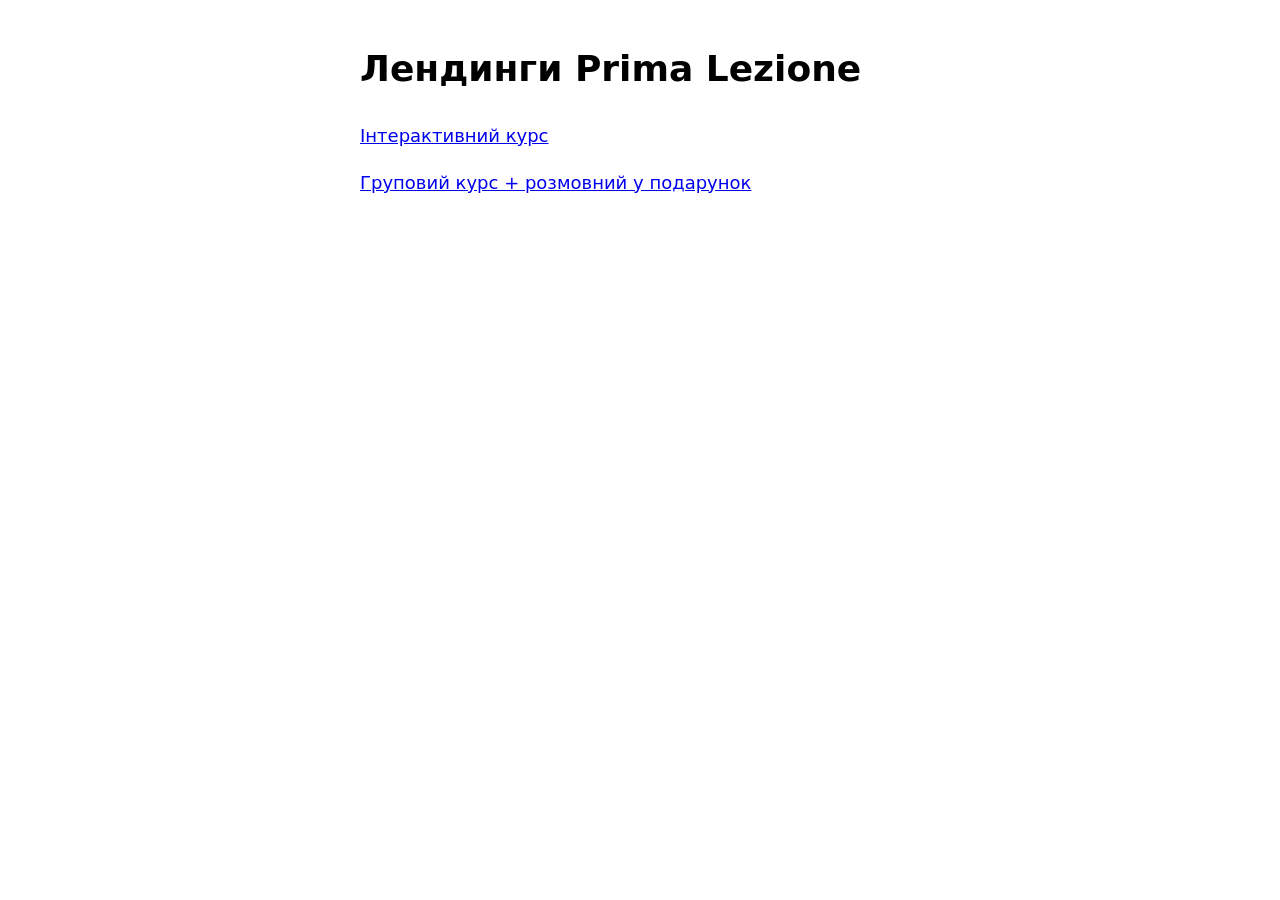
<file: index.html>
<!doctype html><meta charset="utf-8"><meta name="robots" content="noindex"><title>Лендинги Prima Lezione: перегляд</title><meta name="viewport" content="width=device-width,initial-scale=1"><body style="font:18px/1.6 system-ui,sans-serif;max-width:560px;margin:40px auto;padding:0 16px"><h1>Лендинги Prima Lezione</h1><p><a href="interaktyvnyi-kurs/">Інтерактивний курс</a></p><p><a href="hrupovyi-kurs/">Груповий курс + розмовний у подарунок</a></p></body>
</file>
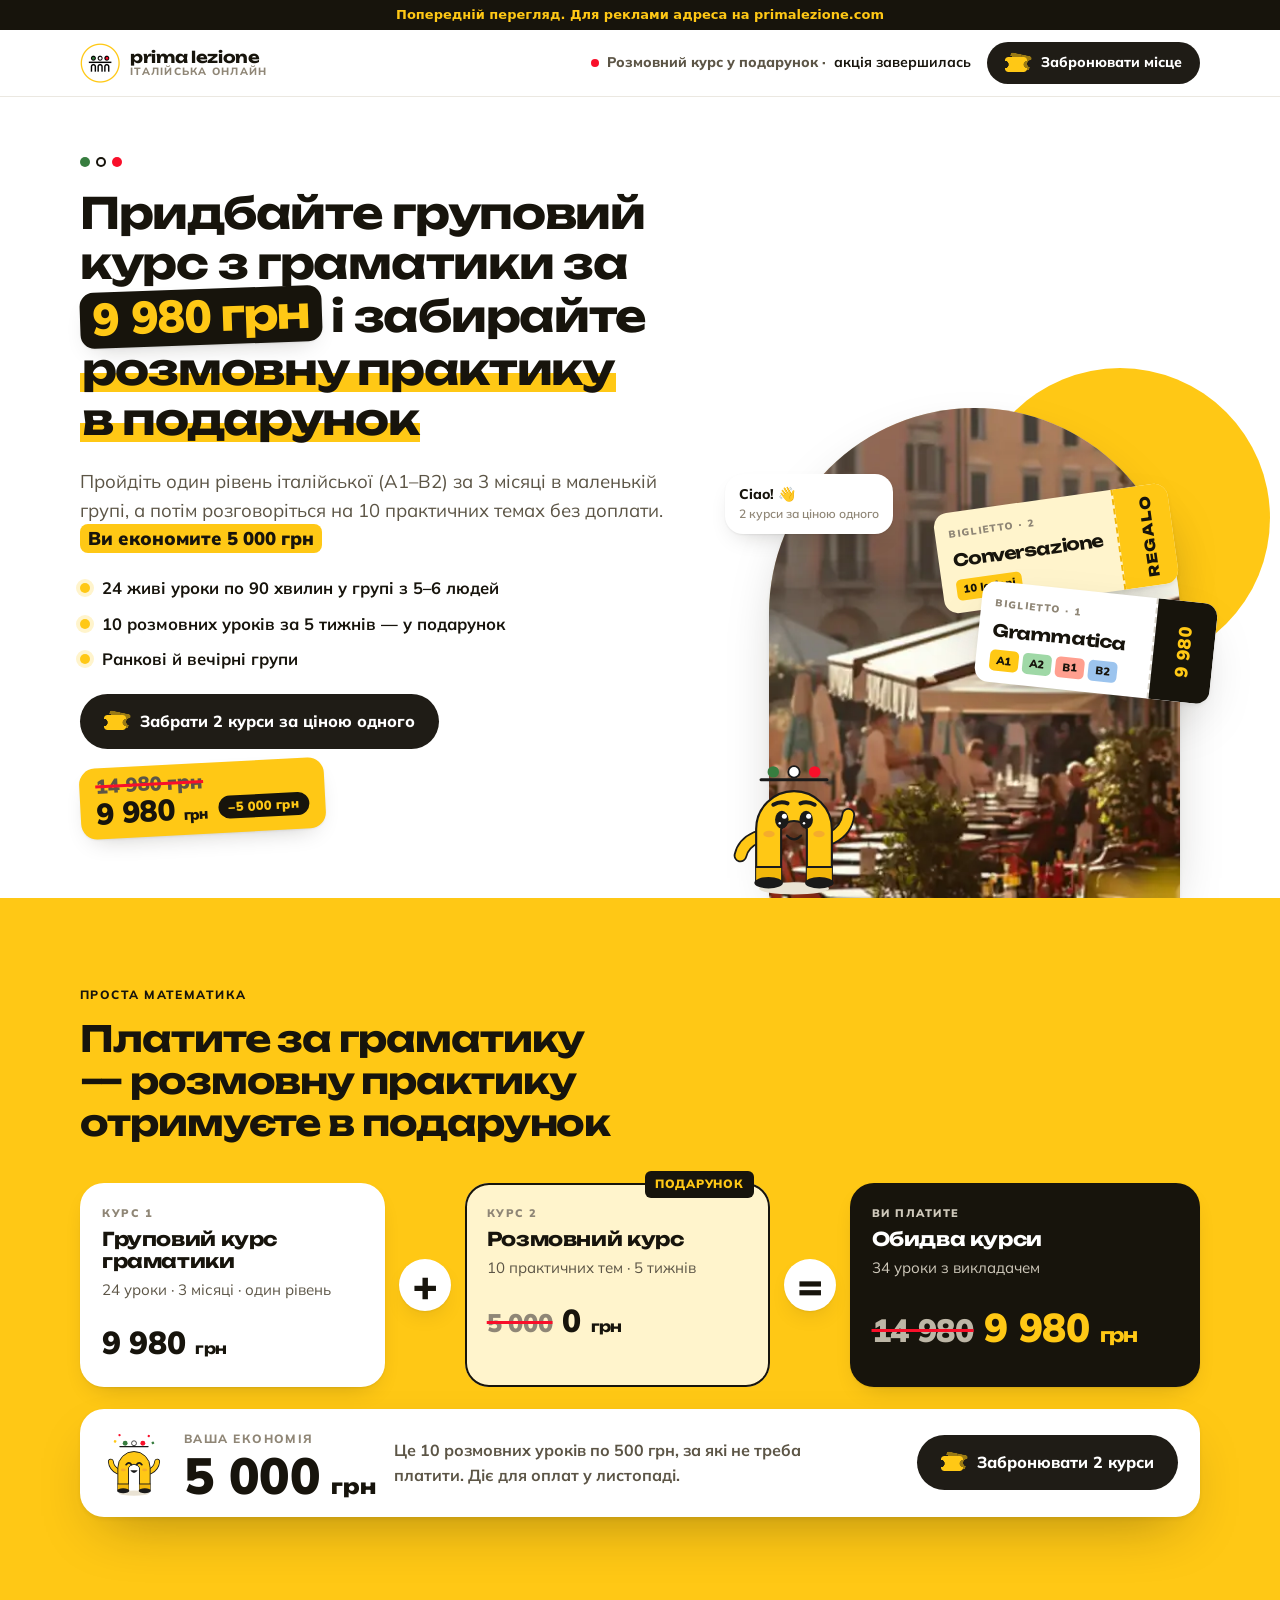
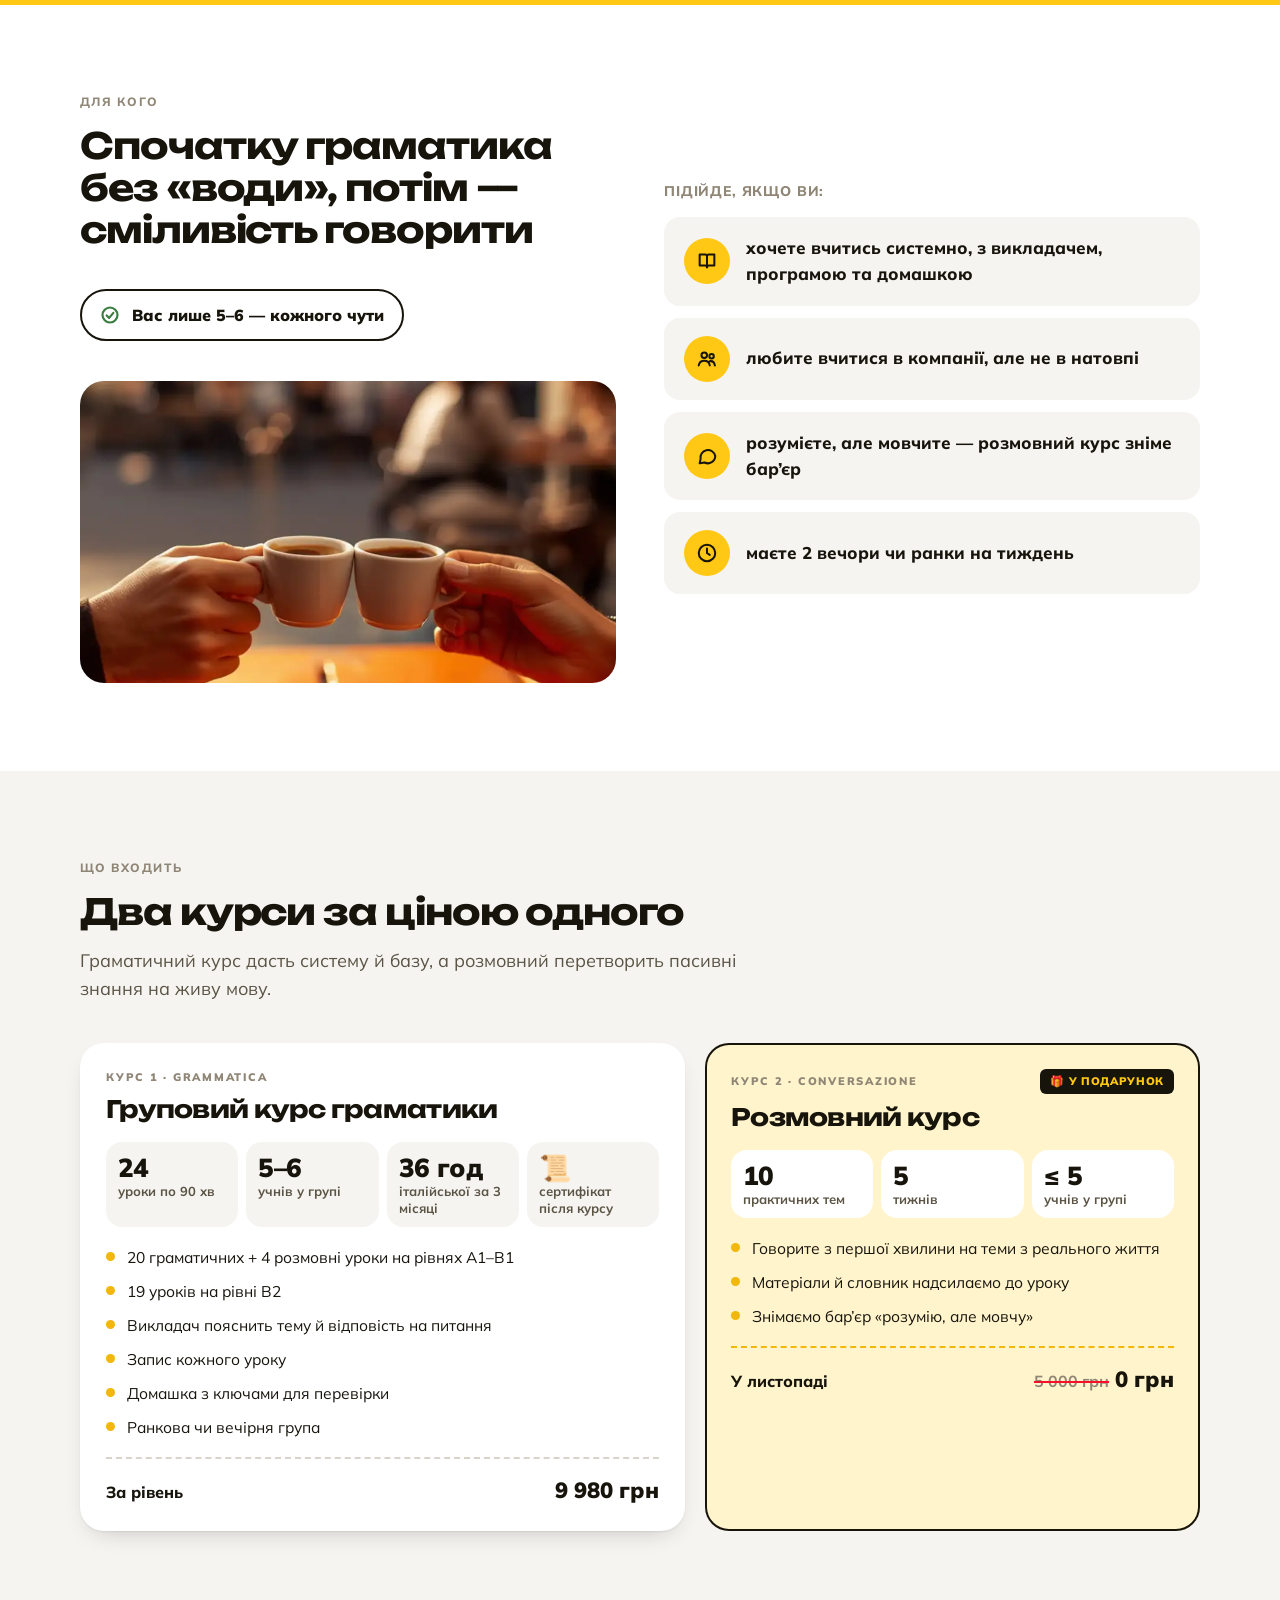
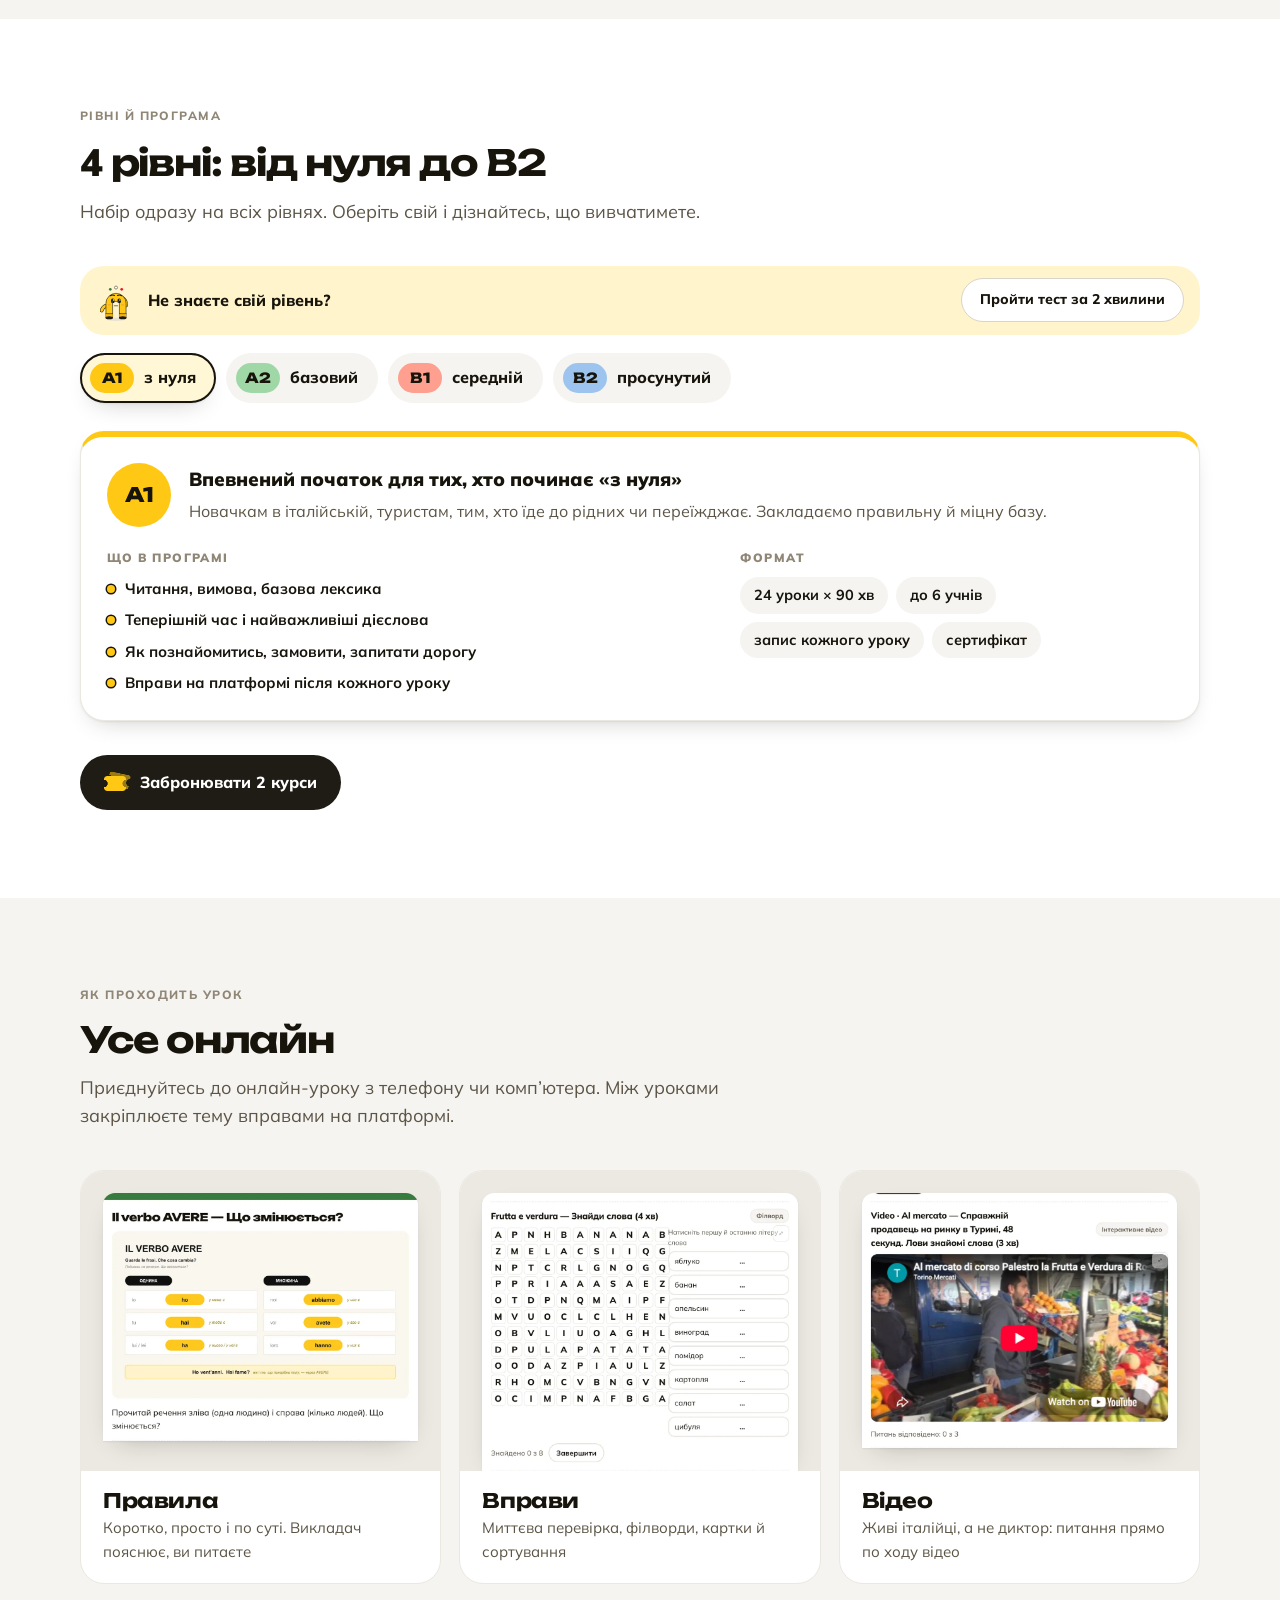
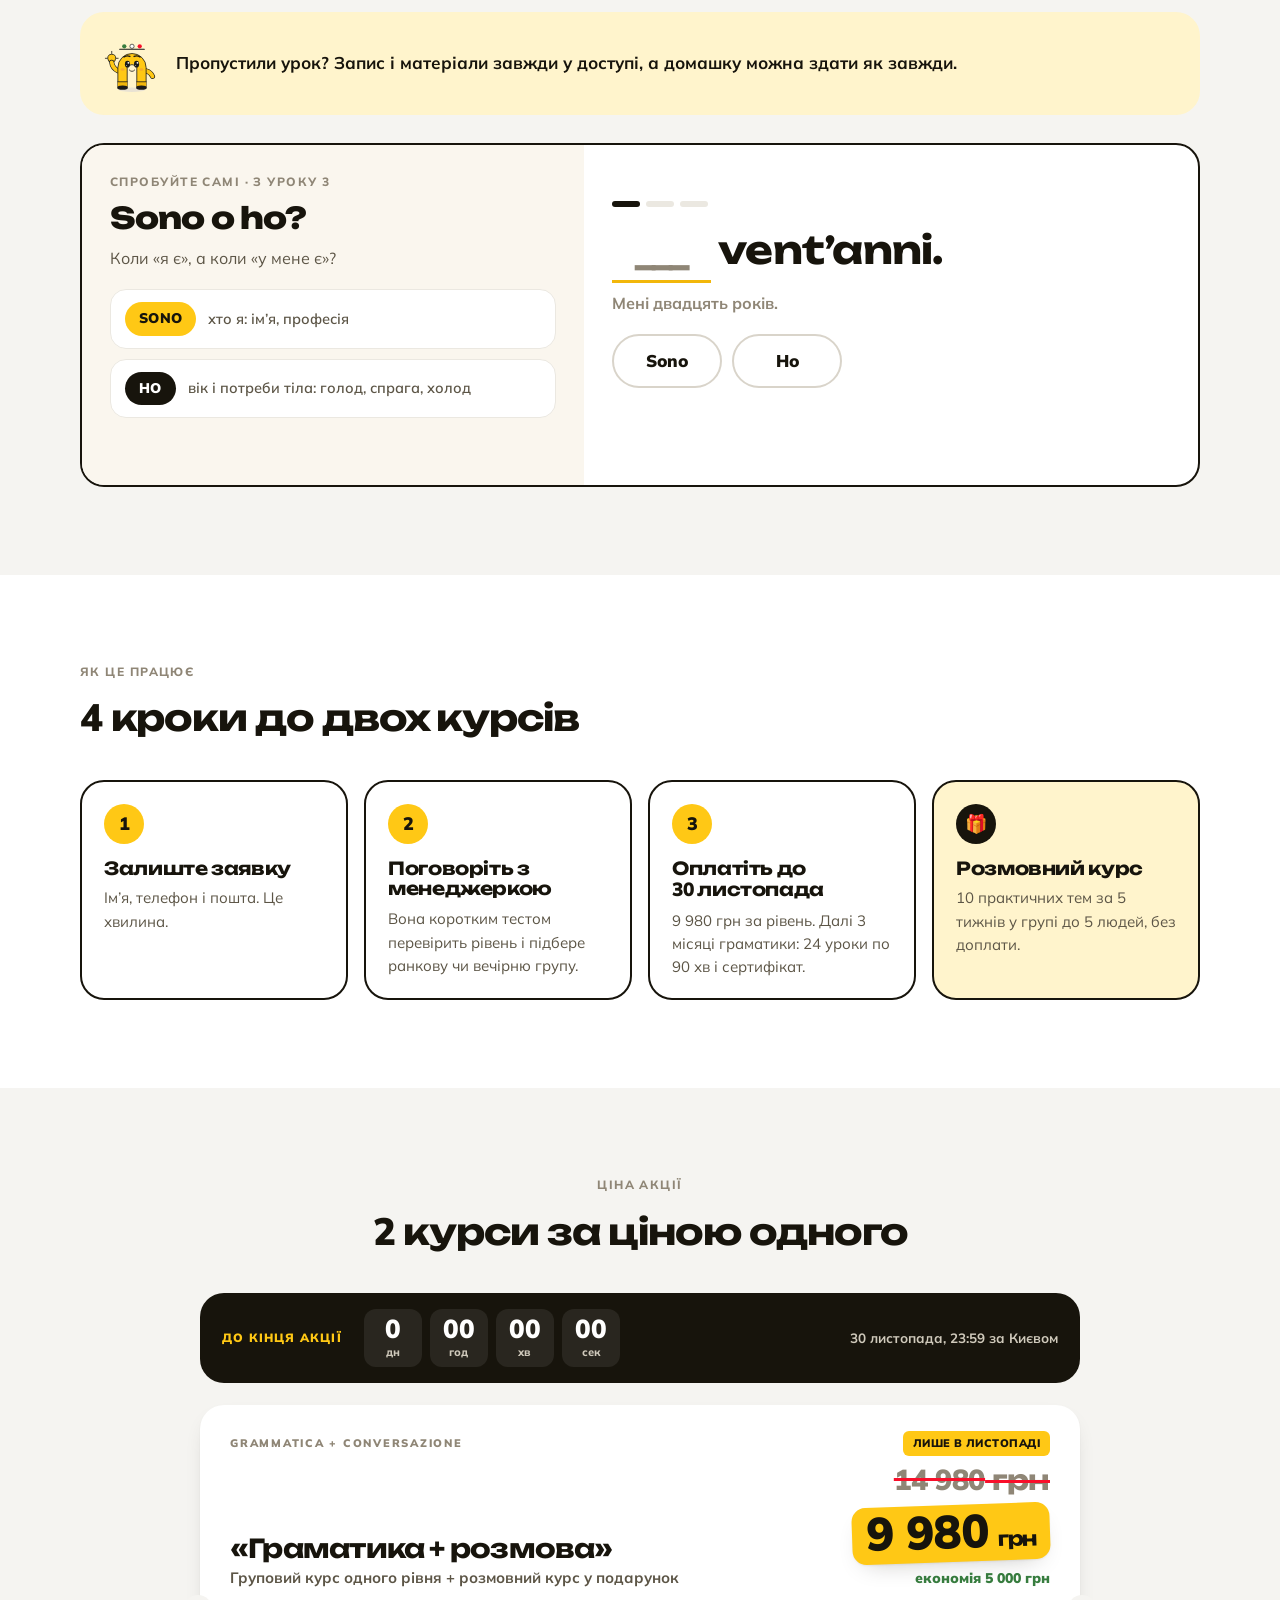
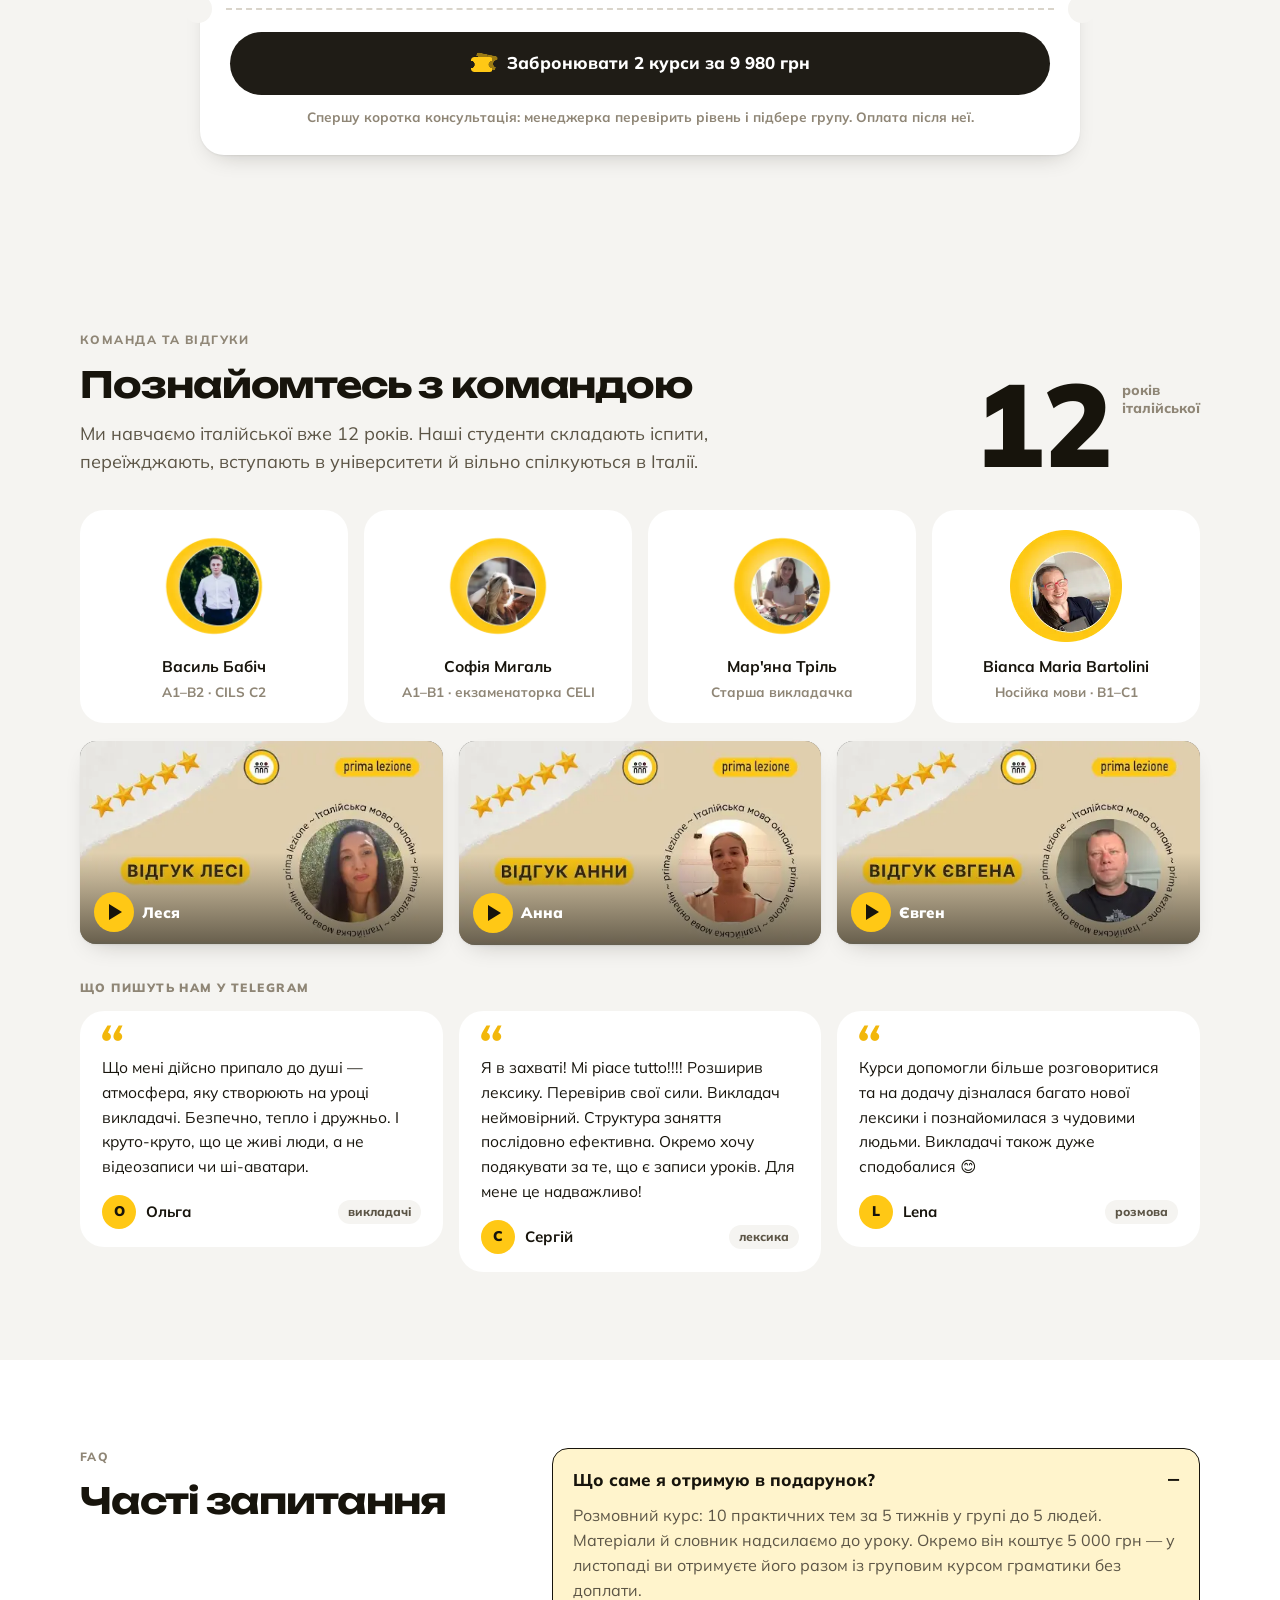
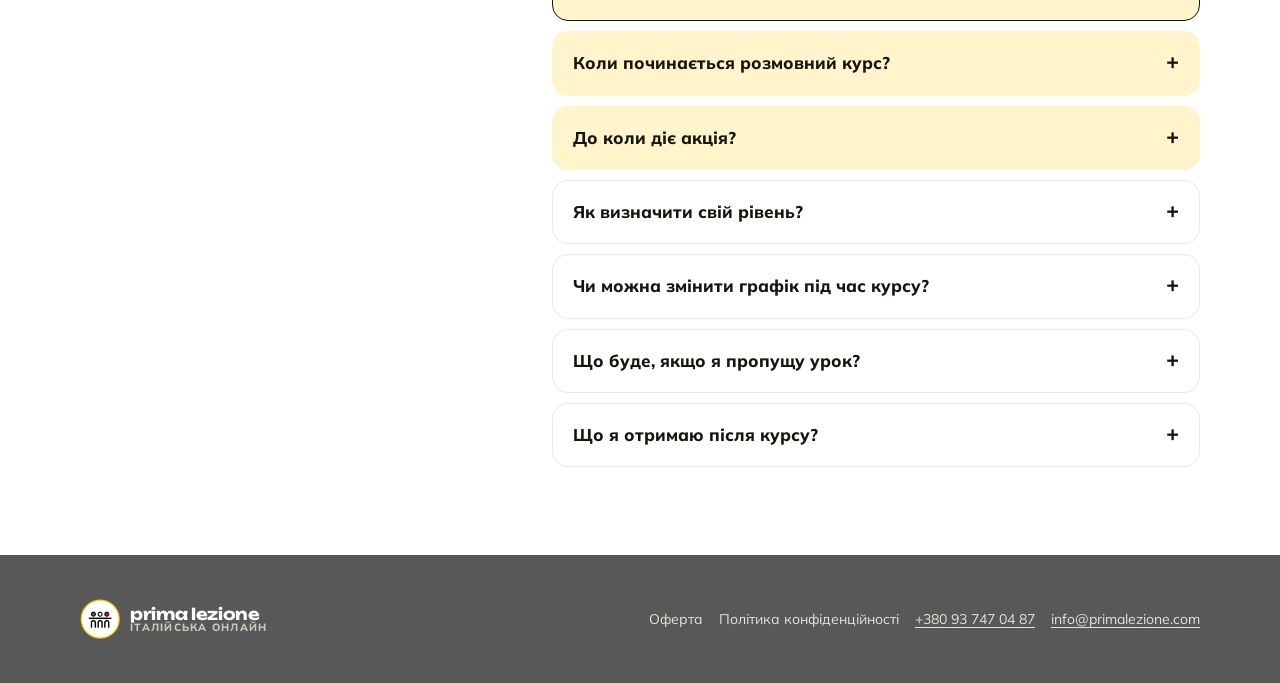
<file: hrupovyi-kurs/index.html>
<!doctype html>
<html lang="uk">
<head>
<script>
var LEAD_ENDPOINT = ""; // адреса обробника заявок (без неї форма показує помилку)
var META_PIXEL_ID = ""; // ID пікселя Meta (порожньо — нічого не надсилаємо)
var GA4_ID = ""; // ID потоку GA4, G-… (порожньо — нічого не надсилаємо)
</script>
<meta charset="utf-8">
<meta name="viewport" content="width=device-width, initial-scale=1, viewport-fit=cover">
<title>Груповий курс граматики + розмовний у подарунок — Prima Lezione</title>
<meta name="description" content="Груповий курс італійської за 9 980 грн і розмовна практика в подарунок: економія 5 000 грн. Рівні A1–B2, 3 місяці, група 5–6 людей. Акція листопада.">
<link rel="canonical" href="https://primalezione.com/hrupovyi-kurs/">
<meta property="og:type" content="website">
<meta property="og:locale" content="uk_UA">
<meta property="og:site_name" content="Prima Lezione">
<meta property="og:url" content="https://primalezione.com/hrupovyi-kurs/">
<meta property="og:title" content="Груповий курс граматики + розмовний у подарунок — Prima Lezione">
<meta property="og:description" content="Груповий курс італійської за 9 980 грн і розмовна практика в подарунок: економія 5 000 грн. Рівні A1–B2, 3 місяці, група 5–6 людей. Акція листопада.">
<meta property="og:image" content="https://primalezione.com/hrupovyi-kurs/img/og.jpg">
<meta property="og:image:width" content="1200">
<meta property="og:image:height" content="630">
<meta name="twitter:card" content="summary_large_image">
<meta name="theme-color" content="#ffc815">
<link rel="icon" href="img/logo.png">
<link rel="preconnect" href="https://fonts.googleapis.com">
<link rel="preconnect" href="https://fonts.gstatic.com" crossorigin>
<link href="https://fonts.googleapis.com/css2?family=Mulish:wght@400;600;700;800;900&family=Unbounded:wght@500;700;800&display=swap" rel="stylesheet">
<link rel="stylesheet" href="style.css">
<script>
var CONTENT_NAME = "hrupovyi-kurs";
window.dataLayer = window.dataLayer || [];
if (META_PIXEL_ID) {
  !function(f,b,e,v,n,t,s){if(f.fbq)return;n=f.fbq=function(){n.callMethod?n.callMethod.apply(n,arguments):n.queue.push(arguments)};if(!f._fbq)f._fbq=n;n.push=n;n.loaded=!0;n.version='2.0';n.queue=[];t=b.createElement(e);t.async=!0;t.src=v;s=b.getElementsByTagName(e)[0];s.parentNode.insertBefore(t,s)}(window,document,'script','https://connect.facebook.net/en_US/fbevents.js');
  fbq('init', META_PIXEL_ID);
  fbq('track', 'PageView', { content_name: CONTENT_NAME });
}
if (GA4_ID) {
  var gaScript = document.createElement('script');
  gaScript.async = true;
  gaScript.src = 'https://www.googletagmanager.com/gtag/js?id=' + encodeURIComponent(GA4_ID);
  document.head.appendChild(gaScript);
  window.gtag = function () { dataLayer.push(arguments); };
  gtag('js', new Date());
  gtag('config', GA4_ID, { content_name: CONTENT_NAME });
}
</script>
<meta name="robots" content="noindex, nofollow">
</head>
<body><div style="background:#17140c;color:#ffc815;font:700 13px/1.4 system-ui,sans-serif;text-align:center;padding:6px 12px">Попередній перегляд. Для реклами адреса на primalezione.com</div>

<header class="top">
  <div class="wrap">
    <a class="brand" href="#top" aria-label="Prima Lezione — на початок">
      <img src="img/logo.png" alt="" width="40" height="40">
      <b>prima lezione<span>італійська онлайн</span></b>
    </a>
    <span class="bf"><i></i>Розмовний курс у подарунок · <b class="cd-mini" data-cd>до 30 листопада</b></span>
    <a class="btn primary" href="#tariffs"><span class="tk2"><span class="tk"></span><span class="tk"></span></span>Забронювати місце</a>
  </div>
</header>

<main id="top">

<section class="hero" aria-labelledby="h1">
  <div class="wrap">
    <div class="copy">
      <span class="dots" aria-hidden="true"><i></i><i></i><i></i></span>
      <h1 id="h1">Придбайте груповий курс з граматики за <span class="h1-price">9&nbsp;980 грн</span> і забирайте <mark>розмовну практику в подарунок</mark></h1>
      <p class="sub">Пройдіть один рівень італійської (A1–B2) за 3 місяці в маленькій групі, а потім розговоріться на 10 практичних темах без доплати. <b class="save-hl">Ви економите 5&nbsp;000 грн</b></p>
      <ul class="theses">
        <li>24 живі уроки по 90 хвилин у групі з 5–6 людей</li>
        <li>10 розмовних уроків за 5 тижнів — у подарунок</li>
        <li>Ранкові й вечірні групи</li>
      </ul>
      <div class="hero-cta"><a class="btn primary" href="#tariffs"><span class="tk2"><span class="tk"></span><span class="tk"></span></span>Забрати 2 курси за ціною одного</a><span class="price-tag"><s>14&nbsp;980 грн</s><b>9&nbsp;980 <small>грн</small></b><em>−5&nbsp;000 грн</em></span></div>
    </div>
    <div class="art" aria-hidden="true">
      <div class="disc"></div>
      <div class="arch"><img fetchpriority="high" src="img/terrazza.webp" alt="" width="900" height="507"></div>
      <img class="nino" src="img/nino_welcome.svg" alt="" width="270" height="302">
      <div class="ticket-art gift">
        <div class="main">
          <small>BIGLIETTO · 2</small>
          <b>Conversazione</b>
          <div class="lv"><span>10 lezioni</span></div>
        </div>
        <div class="stub">REGALO</div>
      </div>
      <div class="ticket-art">
        <div class="main">
          <small>BIGLIETTO · 1</small>
          <b>Grammatica</b>
          <div class="lv"><span>A1</span><span>A2</span><span>B1</span><span>B2</span></div>
        </div>
        <div class="stub">9&nbsp;980</div>
      </div>
      <div class="bubble">Ciao! 👋<small>2 курси за ціною одного</small></div>
    </div>
  </div>
</section>

<section class="math" id="math" aria-labelledby="h2-math">
  <div class="wrap">
    <div class="sec-head">
      <span class="eyebrow" style="color:var(--ink)">Проста математика</span>
      <h2 id="h2-math">Платите за граматику — розмовну практику отримуєте в подарунок</h2>
    </div>
    <div class="eq">
      <div class="eq-card">
        <span class="kind">Курс 1</span>
        <h3>Груповий курс граматики</h3>
        <p>24 уроки · 3 місяці · один рівень</p>
        <div class="pr">9&nbsp;980 <small>грн</small></div>
      </div>
      <span class="eq-op" aria-hidden="true">+</span>
      <div class="eq-card gift">
        <span class="tag">Подарунок</span>
        <span class="kind">Курс 2</span>
        <h3>Розмовний курс</h3>
        <p>10 практичних тем · 5 тижнів</p>
        <div class="pr"><s>5&nbsp;000</s> 0 <small>грн</small></div>
      </div>
      <span class="eq-op" aria-hidden="true">=</span>
      <div class="eq-card total">
        <span class="kind">Ви платите</span>
        <h3>Обидва курси</h3>
        <p style="color:#cfc9bb">34 уроки з викладачем</p>
        <div class="pr"><s>14&nbsp;980</s> 9&nbsp;980 <small>грн</small></div>
      </div>
    </div>
    <div class="save">
      <img loading="lazy" decoding="async" src="img/nino_bravo.svg" alt="" width="64" height="72">
      <div><span class="eyebrow">Ваша економія</span><div class="big" id="save-big">5&nbsp;000 <small>грн</small></div></div>
      <p>Це 10 розмовних уроків по 500&nbsp;грн, за які не треба платити. Діє для оплат у листопаді.</p>
      <a class="btn primary" href="#tariffs"><span class="tk2"><span class="tk"></span><span class="tk"></span></span>Забронювати 2 курси</a>
    </div>
  </div>
</section>

<section class="concept" aria-labelledby="h2-concept">
  <div class="wrap">
    <div class="sec-head" style="margin-bottom:0">
      <span class="eyebrow">Для кого</span>
      <h2 id="h2-concept">Спочатку граматика без «води», потім — сміливість говорити</h2>
      <div><span class="nozub"><svg viewBox="0 0 24 24" width="20" height="20" fill="none" stroke="#377d3f" stroke-width="2.6" stroke-linecap="round" stroke-linejoin="round" aria-hidden="true"><circle cx="12" cy="12" r="9"/><path d="M8 12.5l3 3 5-6"/></svg>Вас лише 5–6 — кожного чути</span></div>
      <div class="concept-photo"><img loading="lazy" decoding="async" src="img/toast.webp" alt="" width="900" height="507"></div>
    </div>
    <div>
      <p class="fits-intro">Підійде, якщо ви:</p>
      <div class="fits">
        <div class="fit"><span class="ic"><svg viewBox="0 0 24 24" fill="none" stroke="#17140c" stroke-width="2.2" stroke-linecap="round" stroke-linejoin="round"><path d="M4 5h6a2 2 0 0 1 2 2v12a2 2 0 0 0-2-2H4zM20 5h-6a2 2 0 0 0-2 2v12a2 2 0 0 1 2-2h6z"/></svg></span>хочете вчитись системно, з викладачем, програмою та домашкою</div>
        <div class="fit"><span class="ic"><svg viewBox="0 0 24 24" fill="none" stroke="#17140c" stroke-width="2.2" stroke-linecap="round" stroke-linejoin="round"><circle cx="9" cy="8" r="3"/><circle cx="17" cy="9" r="2.4"/><path d="M3 19c.6-3.2 3-5 6-5s5.4 1.8 6 5M15 14.4c2.6-.4 5 1.2 5.6 4.6"/></svg></span>любите вчитися в компанії, але не в натовпі</div>
        <div class="fit"><span class="ic"><svg viewBox="0 0 24 24" fill="none" stroke="#17140c" stroke-width="2.2" stroke-linecap="round" stroke-linejoin="round"><path d="M21 12a8 8 0 0 1-11.6 7.1L4 20l1-4.6A8 8 0 1 1 21 12z"/></svg></span>розумієте, але мовчите — розмовний курс зніме бар’єр</div>
        <div class="fit"><span class="ic"><svg viewBox="0 0 24 24" fill="none" stroke="#17140c" stroke-width="2.2" stroke-linecap="round"><circle cx="12" cy="12" r="9"/><path d="M12 7v5l3 2"/></svg></span>маєте 2 вечори чи ранки на тиждень</div>
      </div>
    </div>
  </div>
</section>

<section class="inc" id="inc" aria-labelledby="h2-inc">
  <div class="wrap">
    <div class="sec-head">
      <span class="eyebrow">Що входить</span>
      <h2 id="h2-inc">Два курси за ціною одного</h2>
      <p class="lead">Граматичний курс дасть систему й базу, а розмовний перетворить пасивні знання на живу мову.</p>
    </div>
    <div class="inc-grid">
      <article class="inc-card">
        <span class="kind">Курс 1 · Grammatica</span>
        <h3>Груповий курс граматики</h3>
        <div class="stats">
          <div class="stat"><b>24</b><span>уроки по 90 хв</span></div>
          <div class="stat"><b>5–6</b><span>учнів у групі</span></div>
          <div class="stat"><b>36 год</b><span>італійської за 3 місяці</span></div>
          <div class="stat"><b>📜</b><span>сертифікат після курсу</span></div>
        </div>
        <ul class="inc-list">
          <li>20 граматичних + 4 розмовні уроки на рівнях A1–B1</li>
          <li>19 уроків на рівні B2</li>
          <li>Викладач пояснить тему й відповість на питання</li>
          <li>Запис кожного уроку</li>
          <li>Домашка з ключами для перевірки</li>
          <li>Ранкова чи вечірня група</li>
        </ul>
        <div class="price-line"><span>За рівень</span><b>9&nbsp;980 грн</b></div>
      </article>
      <article class="inc-card gift">
        <span class="kind">Курс 2 · Conversazione <span class="hit">🎁 у подарунок</span></span>
        <h3>Розмовний курс</h3>
        <div class="stats">
          <div class="stat"><b>10</b><span>практичних тем</span></div>
          <div class="stat"><b>5</b><span>тижнів</span></div>
          <div class="stat"><b>≤ 5</b><span>учнів у групі</span></div>
        </div>
        <ul class="inc-list">
          <li>Говорите з першої хвилини на теми з реального життя</li>
          <li>Матеріали й словник надсилаємо до уроку</li>
          <li>Знімаємо бар’єр «розумію, але мовчу»</li>
        </ul>
        <div class="price-line"><span>У листопаді</span><span><s>5&nbsp;000 грн</s><b>0 грн</b></span></div>
      </article>
    </div>
  </div>
</section>

<section class="program" id="program" aria-labelledby="h2-program">
  <div class="wrap">
    <div class="sec-head">
      <span class="eyebrow">Рівні й програма</span>
      <h2 id="h2-program">4 рівні: від нуля до <span class="lvn">B2</span></h2>
      <p class="lead">Набір одразу на всіх рівнях. Оберіть свій і дізнайтесь, що вивчатимете.</p>
    </div>
    <div class="lvt-cta"><img loading="lazy" decoding="async" src="img/nino_think.svg" alt="" width="48" height="54"><span>Не знаєте свій рівень?</span><button type="button" class="btn ghost" id="lvt-open">Пройти тест за 2 хвилини</button></div>
    <div class="levels" role="group" aria-label="Рівень">
      <button type="button" id="lv-a1" data-l="A1" aria-pressed="true"><span>A1</span>з нуля</button>
      <button type="button" id="lv-a2" data-l="A2" aria-pressed="false"><span>A2</span>базовий</button>
      <button type="button" id="lv-b1" data-l="B1" aria-pressed="false"><span>B1</span>середній</button>
      <button type="button" id="lv-b2" data-l="B2" aria-pressed="false"><span>B2</span>просунутий</button>
    </div>
    <div class="lv-panel" id="lv-panel" data-l="A1" aria-live="polite">
      <div class="lv-intro">
        <span class="lv-tag" id="lv-tag">A1</span>
        <div><b id="lv-who">Впевнений початок для тих, хто починає «з нуля»</b><p id="lv-goal">Новачкам в італійській, туристам, тим, хто їде до рідних чи переїжджає. Закладаємо правильну й міцну базу.</p></div>
      </div>
      <div class="lv-cols">
        <div><p class="lv-h">Що в програмі</p><ul class="lv-gram" id="lv-gram"><li>Читання, вимова, базова лексика</li><li>Теперішній час і найважливіші дієслова</li><li>Як познайомитись, замовити, запитати дорогу</li><li>Вправи на платформі після кожного уроку</li></ul></div>
        <div><p class="lv-h">Формат</p><ul class="lv-topics" id="lv-topics"><li>24 уроки × 90 хв</li><li>до 6 учнів</li><li>запис кожного уроку</li><li>сертифікат</li></ul></div>
      </div>
    </div>
    <div class="cta-row"><a class="btn primary" href="#tariffs"><span class="tk2"><span class="tk"></span><span class="tk"></span></span>Забронювати 2 курси</a></div>
  </div>
</section>

<section class="mechanics" aria-labelledby="h2-mech">
  <div class="wrap">
    <div class="sec-head">
      <span class="eyebrow">Як проходить урок</span>
      <h2 id="h2-mech">Усе онлайн</h2>
      <p class="lead">Приєднуйтесь до онлайн-уроку з телефону чи комп’ютера. Між уроками закріплюєте тему вправами на платформі.</p>
    </div>
    <div class="mech-grid">
      <article class="mech">
        <div class="viz"><img loading="lazy" decoding="async" class="shot" src="img/lms_rule.webp" alt="Правило «Il verbo AVERE» на платформі" width="574" height="452"></div>
        <div class="cap"><h3>Правила</h3><p>Коротко, просто і по суті. Викладач пояснює, ви питаєте</p></div>
      </article>
      <article class="mech">
        <div class="viz"><img loading="lazy" decoding="async" class="shot" src="img/lms_game.webp" alt="Гра-філворд «Frutta e verdura» на платформі" width="574" height="506"></div>
        <div class="cap"><h3>Вправи</h3><p>Миттєва перевірка, філворди, картки й сортування</p></div>
      </article>
      <a class="mech" href="https://www.youtube.com/watch?v=7Io7GJYYBQo" target="_blank" rel="noopener">
        <div class="viz"><img loading="lazy" decoding="async" class="shot" src="img/lms_video.webp" alt="Інтерактивне відео з ринку в Турині з питаннями" width="574" height="465"></div>
        <div class="cap"><h3>Відео</h3><p>Живі італійці, а не диктор: питання прямо по ходу відео</p></div>
      </a>
    </div>
    <div class="mech-out"><img loading="lazy" decoding="async" src="img/nino_hint.svg" alt="" width="56" height="63"><p>Пропустили урок? Запис і матеріали завжди у доступі, а домашку можна здати як завжди.</p></div>
    <div class="try" id="try">
      <div class="try-rule">
        <span class="eyebrow">Спробуйте самі · з уроку 3</span>
        <h3>Sono o ho?</h3>
        <p>Коли «я є», а коли «у мене є»?</p>
        <div class="try-boxes">
          <div><span class="pill y">SONO</span><p>хто я: ім’я, професія</p></div>
          <div><span class="pill k">HO</span><p>вік і потреби тіла: голод, спрага, холод</p></div>
        </div>
      </div>
      <div class="try-q" aria-live="polite">
        <div class="try-game" id="try-game">
          <div class="try-dots" aria-hidden="true"><i></i><i></i><i></i></div>
          <p class="try-sent"><span class="blank" id="try-blank">___</span> <span id="try-rest">vent’anni.</span></p>
          <p class="try-tr" id="try-tr">Мені двадцять років.</p>
          <div class="try-opts">
            <button type="button" class="try-opt" id="try-sono" data-v="Sono">Sono</button>
            <button type="button" class="try-opt" id="try-ho" data-v="Ho">Ho</button>
          </div>
          <p class="try-fb" id="try-fb"></p>
          <button type="button" class="btn primary try-next" id="try-next" hidden>Далі →</button>
        </div>
        <div class="try-done" id="try-done" hidden>
          <img loading="lazy" decoding="async" src="img/nino_bravo.svg" alt="" width="96" height="108">
          <b id="try-score">Bravo!</b>
          <p>Так працюють вправи на платформі: коротке правило, одразу практика й підказка. А на уроці поруч ще й викладач.</p>
          <div class="try-done-cta"><a class="btn primary" href="#tariffs"><span class="tk2"><span class="tk"></span><span class="tk"></span></span>Забрати своє місце</a><button type="button" class="btn ghost" id="try-again">Ще раз</button></div>
        </div>
      </div>
    </div>
  </div>
</section>

<section class="how" aria-labelledby="h2-how">
  <div class="wrap">
    <div class="sec-head">
      <span class="eyebrow">Як це працює</span>
      <h2 id="h2-how">4 кроки до двох курсів</h2>
    </div>
    <ol class="steps">
      <li class="step"><h3>Залиште заявку</h3><p>Ім’я, телефон і пошта. Це хвилина.</p></li>
      <li class="step"><h3>Поговоріть з менеджеркою</h3><p>Вона коротким тестом перевірить рівень і підбере ранкову чи вечірню групу.</p></li>
      <li class="step"><h3>Оплатіть до 30 листопада</h3><p>9&nbsp;980 грн за рівень. Далі 3 місяці граматики: 24 уроки по 90 хв і сертифікат.</p></li>
      <li class="step gift"><h3>Розмовний курс</h3><p>10 практичних тем за 5 тижнів у групі до 5 людей, без доплати.</p></li>
    </ol>
  </div>
</section>

<section class="tariffs" id="tariffs" aria-labelledby="h2-t">
  <div class="wrap">
    <div class="sec-head">
      <span class="eyebrow">Ціна акції</span>
      <h2 id="h2-t">2 курси за ціною одного</h2>
    </div>
    <div class="cd-strip" aria-live="off">
      <span class="cd-lbl">До кінця акції</span>
      <div class="cd-big" data-cd-big><span><b>—</b><small>дн</small></span><span><b>—</b><small>год</small></span><span><b>—</b><small>хв</small></span><span><b>—</b><small>сек</small></span></div>
      <span class="cd-when">30 листопада, 23:59 за Києвом</span>
    </div>
    <article class="ticket">
      <div class="head">
        <span class="kind">Grammatica + Conversazione <span class="hit">Лише в листопаді</span></span>
        <h3>«Граматика + розмова»<small>Груповий курс одного рівня + розмовний курс у подарунок</small></h3>
        <div class="price"><s>14&nbsp;980 грн</s><span class="now">9&nbsp;980 <small>грн</small></span><span class="save-chip">економія 5&nbsp;000 грн</span></div>
      </div>
      <div class="perf" aria-hidden="true"></div>
      <div class="body">
        <div class="buy-row">
          <button class="btn primary buy" type="button"><span class="tk2"><span class="tk"></span><span class="tk"></span></span>Забронювати 2 курси за 9&nbsp;980 грн</button>
          <p class="pay-notes">Спершу коротка консультація: менеджерка перевірить рівень і підбере групу. Оплата після неї.</p>
        </div>
      </div>
    </article>
  </div>
</section>

<section class="about" style="background:var(--sunk)" aria-labelledby="h2-a">
  <div class="wrap">
    <div class="top-row">
      <div class="sec-head" style="margin-bottom:0">
        <span class="eyebrow">Команда та відгуки</span>
        <h2 id="h2-a">Познайомтесь з командою</h2>
        <p class="lead">Ми навчаємо італійської вже 12 років. Наші студенти складають іспити, переїжджають, вступають в університети й вільно спілкуються в Італії.</p>
      </div>
      <div class="years" aria-hidden="true">12<small>років<br>італійської</small></div>
    </div>
    <div class="team">
      <div class="face"><img loading="lazy" decoding="async" src="img/babich.webp" alt="" width="220" height="242"><b>Василь Бабіч</b><span>A1–B2 · CILS C2</span></div>
      <div class="face"><img loading="lazy" decoding="async" src="img/myhal.webp" alt="" width="220" height="242"><b>Софія Мигаль</b><span>A1–B1 · екзаменаторка CELI</span></div>
      <div class="face"><img loading="lazy" decoding="async" src="img/tril.webp" alt="" width="220" height="242"><b>Мар'яна Тріль</b><span>Старша викладачка</span></div>
      <div class="face"><img loading="lazy" decoding="async" src="img/bartolini.webp" alt="" width="220" height="220"><b>Bianca Maria Bartolini</b><span>Носійка мови · B1–C1</span></div>
    </div>
    <div class="reviews">
      <a class="yt" href="https://www.youtube.com/watch?v=MSwz2SC9jFA" target="_blank" rel="noopener"><img loading="lazy" decoding="async" src="img/yt_lesia.webp" alt="Відео-відгук Лесі" width="480" height="270"><span class="play"></span><span class="who">Леся</span></a>
      <a class="yt" href="https://www.youtube.com/watch?v=PY1G9ZOzTCA" target="_blank" rel="noopener"><img loading="lazy" decoding="async" src="img/yt_anna.webp" alt="Відео-відгук Анни" width="480" height="270"><span class="play"></span><span class="who">Анна</span></a>
      <a class="yt" href="https://www.youtube.com/watch?v=WYWm0lijLyw" target="_blank" rel="noopener"><img loading="lazy" decoding="async" src="img/yt_yevhen.webp" alt="Відео-відгук Євгена" width="480" height="270"><span class="play"></span><span class="who">Євген</span></a>
    </div>
    <p class="quotes-h">Що пишуть нам у Telegram</p>
    <div class="quotes">
      <figure class="quote"><blockquote>Що мені дійсно припало до душі — атмосфера, яку створюють на уроці викладачі. Безпечно, тепло і дружньо. І круто-круто, що це живі люди, а не відеозаписи чи ші-аватари.</blockquote><figcaption><span class="qa">О</span><b>Ольга</b><span class="qt">викладачі</span></figcaption></figure>
      <figure class="quote"><blockquote>Я в захваті! Mi piace tutto!!!! Розширив лексику. Перевірив свої сили. Викладач неймовірний. Структура заняття послідовно ефективна. Окремо хочу подякувати за те, що є записи уроків. Для мене це надважливо!</blockquote><figcaption><span class="qa">С</span><b>Сергій</b><span class="qt">лексика</span></figcaption></figure>
      <figure class="quote"><blockquote>Курси допомогли більше розговоритися та на додачу дізналася багато нової лексики і познайомилася з чудовими людьми. Викладачі також дуже сподобалися 😊</blockquote><figcaption><span class="qa">L</span><b>Lena</b><span class="qt">розмова</span></figcaption></figure>
    </div>
  </div>
</section>

<section class="faq-sec" aria-labelledby="h2-f">
  <div class="wrap faq-wrap">
    <div class="sec-head">
      <span class="eyebrow">FAQ</span>
      <h2 id="h2-f">Часті запитання</h2>
    </div>
    <div class="faq">
      <details id="f1" class="gift-q" open><summary>Що саме я отримую в подарунок?</summary><p>Розмовний курс: 10 практичних тем за 5 тижнів у групі до 5 людей. Матеріали й словник надсилаємо до уроку. Окремо він коштує 5&nbsp;000 грн — у листопаді ви отримуєте його разом із груповим курсом граматики без доплати.</p></details>
      <details id="f2" class="gift-q"><summary>Коли починається розмовний курс?</summary><p>Дату старту менеджерка узгодить з вами на консультації.</p></details>
      <details id="f3" class="gift-q"><summary>До коли діє акція?</summary><p>Для оплат до 30 листопада включно, 23:59 за Києвом.</p></details>
      <details id="f4"><summary>Як визначити свій рівень?</summary><p>Залиште заявку на цій сторінці. Після цього вам напише менеджерка, щоб за допомогою короткого тесту якомога точніше обрати для вас правильну групу.</p></details>
      <details id="f6"><summary>Чи можна змінити графік під час курсу?</summary><p>На час курсу графік групи не змінюється. Якщо пропустите урок, запис буде у доступі.</p></details>
      <details id="f7"><summary>Що буде, якщо я пропущу урок?</summary><p>Запис і матеріали завжди у доступі, а домашку можна здати як завжди.</p></details>
      <details id="f9"><summary>Що я отримаю після курсу?</summary><p>Сертифікат про завершення рівня і доступ до матеріалів курсу.</p></details>
    </div>
  </div>
</section>

</main>

<footer>
  <div class="wrap">
    <span class="brand"><img loading="lazy" decoding="async" src="img/logo.png" alt="" width="40" height="40"><b>prima lezione<span>італійська онлайн</span></b></span>
    <span class="foot-links">Оферта<span>Політика конфіденційності</span><a href="tel:+380937470487">+380 93 747 04 87</a><a href="mailto:info@primalezione.com">info@primalezione.com</a></span>
  </div>
</footer>

<a class="btn primary sticky-cta off" href="#tariffs"><span class="tk2"><span class="tk"></span><span class="tk"></span></span>2 курси за 9&nbsp;980 грн</a>

<dialog class="checkout" id="checkout" aria-labelledby="co-title">
  <div class="co-head">
    <span class="kind">Заявка на консультацію</span>
    <b id="co-title">Граматика + розмова</b>
    <span class="pr"><s>14&nbsp;980</s>9&nbsp;980 грн</span>
    <button class="co-close" type="button" id="co-close" aria-label="Закрити">×</button>
  </div>
  <form class="co-body" id="co-form" novalidate>
    <p class="co-next">Перед записом у групу менеджерка коротко поговорить з вами: перевірить рівень і підбере групу та час.</p>
    <div class="field"><label for="co-name">Ім’я</label><input type="text" id="co-name" name="name" autocomplete="name" placeholder="Олена" required></div>
    <div class="field"><label for="co-phone">Телефон</label><input type="tel" id="co-phone" name="phone" autocomplete="tel" placeholder="+380 67 123 45 67" pattern="[\d+ \-\(\)]{10,}" required></div>
    <div class="field"><label for="co-email">Пошта</label><input type="email" id="co-email" name="email" autocomplete="email" placeholder="olena@gmail.com" required></div>
    <div class="field">
      <span class="lbl" id="co-lv-l">Рівень</span>
      <div class="co-lv" role="radiogroup" aria-labelledby="co-lv-l">
        <label><input type="radio" name="level" id="co-a1" value="A1"><span>A1</span></label>
        <label><input type="radio" name="level" id="co-a2" value="A2"><span>A2</span></label>
        <label><input type="radio" name="level" id="co-b1" value="B1"><span>B1</span></label>
        <label><input type="radio" name="level" id="co-b2" value="B2"><span>B2</span></label>
        <label><input type="radio" name="level" id="co-idk" value="не знаю" checked><span>Не знаю</span></label>
      </div>
    </div>
    <div class="field">
      <span class="lbl" id="co-tm-l">Зручний час групи</span>
      <div class="co-tm" role="radiogroup" aria-labelledby="co-tm-l">
        <label><input type="radio" name="time" id="co-morning" value="ранкова" checked><span>Ранкова</span></label>
        <label><input type="radio" name="time" id="co-evening" value="вечірня"><span>Вечірня</span></label>
      </div>
    </div>
    <p class="co-gift"><span aria-hidden="true">🎁</span>Розмовний курс (10 тем, 5&nbsp;000 грн) — у подарунок до оплат у листопаді</p>
    <div class="co-hp" aria-hidden="true"><label>Сайт компанії<input type="text" name="company_site" tabindex="-1" autocomplete="off"></label></div>
    <p class="co-error" id="co-error" role="alert" hidden></p>
    <button class="btn primary co-pay" type="submit" id="co-submit"><span class="tk2"><span class="tk"></span><span class="tk"></span></span>Забронювати 2 курси</button>
    <p class="co-legal">Натискаючи кнопку, ви погоджуєтесь з політикою конфіденційності.</p>
  </form>
</dialog>


<dialog class="checkout lvt" id="lvt" aria-labelledby="lvt-title">
  <div class="co-head">
    <span class="kind" id="lvt-kind">Тест рівня · 8 питань</span>
    <b id="lvt-title">Який у мене рівень?</b>
    <button class="co-close" type="button" id="lvt-close" aria-label="Закрити">×</button>
  </div>
  <div class="co-body" id="lvt-q">
    <div class="lvt-prog" aria-hidden="true"><i></i><i></i><i></i><i></i><i></i><i></i><i></i><i></i></div>
    <p class="lvt-text" id="lvt-text"></p>
    <div class="lvt-opts" id="lvt-opts"></div>
  </div>
  <div class="co-done" id="lvt-res" hidden>
    <img loading="lazy" decoding="async" src="img/nino_bravo.svg" alt="" width="96" height="108">
    <span class="lv-tag" id="lvt-tag">A1</span>
    <b id="lvt-head">Радимо групу A1</b>
    <p id="lvt-why"></p>
    <div class="try-done-cta"><button class="btn primary" type="button" id="lvt-buy"><span class="tk2"><span class="tk"></span><span class="tk"></span></span>Забронювати місце</button><button class="btn ghost" type="button" id="lvt-prog">Подивитись програму</button></div>
  </div>
</dialog>
<script>
(function () {
  const walker = document.createTreeWalker(document.body, NodeFilter.SHOW_TEXT);
  const hits = [];
  while (walker.nextNode()) {
    const n = walker.currentNode, el = n.parentElement;
    if (/\d/.test(n.nodeValue) && el && !el.closest("script, style, .num, .lvn, .levels, .lv, .co-lv, .lv-tag, #lvt-head") && /^"?Unbounded/.test(getComputedStyle(el).fontFamily)) hits.push(n);
  }
  hits.forEach(n => {
    const frag = document.createDocumentFragment();
    n.nodeValue.split(/(\d[\d\s%]*\d%?|\d%?)/).forEach((part, i) => {
      if (!part) return;
      if (i % 2) { const s = document.createElement("span"); s.className = "num"; s.textContent = part; frag.append(s); }
      else frag.append(part);
    });
    n.replaceWith(frag);
  });
})();
const LEVELS = {
  A1: { who: "Впевнений початок для тих, хто починає «з нуля»",
        goal: "Новачкам в італійській, туристам, тим, хто їде до рідних чи переїжджає. Закладаємо правильну й міцну базу.",
        gram: ["Читання, вимова, базова лексика", "Теперішній час і найважливіші дієслова", "Як познайомитись, замовити, запитати дорогу", "Вправи на платформі після кожного уроку"],
        fmt: ["24 уроки × 90 хв", "до 6 учнів", "запис кожного уроку", "сертифікат"] },
  A2: { who: "Для тих, хто вже складає прості речення. Закріплюємо базу",
        goal: "Нові граматичні теми й минулі часи.",
        gram: ["Passato prossimo: доводимо до автоматизму avere чи essere", "Imperfetto і різниця між минулими часами", "Займенники й прийменники без страху", "Розмовні уроки на побутові теми"],
        fmt: ["24 уроки × 90 хв", "до 6 учнів", "запис кожного уроку", "сертифікат"] },
  B1: { who: "Нові вершини для тих, хто хоче говорити вільніше",
        goal: "Складні конструкції й сталі вирази і як їх правильно вживати.",
        gram: ["Congiuntivo і condizionale", "Pronomi combinati", "Сталі вирази для живої мови", "Група до 5 учнів"],
        fmt: ["24 уроки × 90 хв", "до 5 учнів", "запис кожного уроку", "сертифікат"] },
  B2: { who: "Просунутий рівень. Саме тут завершується італійська граматика",
        goal: "Інтенсивне навчання: граматичні й лексичні уроки.",
        gram: ["Periodi ipotetici", "Пасивні конструкції й непряма мова", "Лексика для роботи й навчання", "Підготовка до іспиту на рівень"],
        fmt: ["19 уроків × 90 хв", "граматика + лексика", "запис кожного уроку", "сертифікат"] },
};
function showLevel(l) {
  const d = LEVELS[l], li = a => a.map(x => "<li>" + x + "</li>").join("");
  document.querySelectorAll(".levels button").forEach(x => x.setAttribute("aria-pressed", x.dataset.l === l));
  document.getElementById("lv-panel").dataset.l = l;
  document.getElementById("lv-tag").textContent = l;
  document.getElementById("lv-who").textContent = d.who;
  document.getElementById("lv-goal").textContent = d.goal;
  document.getElementById("lv-gram").innerHTML = li(d.gram);
  document.getElementById("lv-topics").innerHTML = li(d.fmt);
  document.getElementById("lv-panel").dataset.picked = "1";
}
document.querySelectorAll(".levels button").forEach(b => b.addEventListener("click", () => showLevel(b.dataset.l)));
(function () {
  const $ = id => document.getElementById(id);
  const Q = [
    { rest: "vent’anni.", tr: "Мені двадцять років.", a: "Ho", why: "Вік — через AVERE: «у мене двадцять років»." },
    { rest: "studentessa.", tr: "Я студентка.", a: "Sono", why: "Хто я — через ESSERE: ім’я, професія, статус." },
    { rest: "fame!", tr: "Я голодна!", a: "Ho", why: "Голод, спрага, холод — це «у мене є», тобто AVERE." },
  ];
  const dots = [...document.querySelectorAll(".try-dots i")];
  let n = 0, score = 0;
  function show() {
    const q = Q[n];
    $("try-blank").textContent = "___"; $("try-blank").className = "blank";
    $("try-rest").textContent = q.rest; $("try-tr").textContent = q.tr;
    $("try-fb").innerHTML = ""; $("try-next").hidden = true;
    document.querySelectorAll(".try-opt").forEach(b => { b.disabled = false; b.className = "try-opt"; });
    dots.forEach((d, i) => { if (i === n) d.className = "now"; else if (i > n) d.className = ""; });
  }
  document.querySelectorAll(".try-opt").forEach(b => b.addEventListener("click", () => {
    const q = Q[n], ok = b.dataset.v === q.a;
    if (ok) score++;
    document.querySelectorAll(".try-opt").forEach(x => { x.disabled = true; if (x.dataset.v === q.a) x.classList.add("ok"); });
    if (!ok) b.classList.add("no");
    $("try-blank").textContent = q.a; $("try-blank").className = "blank " + (ok ? "ok" : "no");
    $("try-fb").innerHTML = (ok ? "<b>Giusto!</b> " : '<b class="no">Quasi!</b> ') + q.why;
    dots[n].className = ok ? "ok" : "no";
    $("try-next").textContent = n < Q.length - 1 ? "Далі →" : "Результат →";
    $("try-next").hidden = false; $("try-next").focus();
  }));
  $("try-next").addEventListener("click", () => {
    if (++n < Q.length) return show();
    $("try-game").hidden = true; $("try-done").hidden = false;
    $("try-score").innerHTML = (score === Q.length ? "Bravissimo! " : "Bravo! ") + '<span class="num">' + score + '</span> з <span class="num">3</span>';
  });
  $("try-again").addEventListener("click", () => {
    n = 0; score = 0; dots.forEach(d => d.className = "");
    $("try-game").hidden = false; $("try-done").hidden = true; show();
  });
  show();
})();
(function () {
  const calm = matchMedia("(prefers-reduced-motion: reduce)").matches;
  const COLORS = ["#377d3f", "#ffffff", "#f90f2a", "#ffc815"];
  function burst(host, x, y, n) {
    if (calm) return;
    for (let i = 0; i < n; i++) {
      const c = document.createElement("i"), a = Math.random() * Math.PI * 2, d = 60 + Math.random() * 130;
      c.className = "confetti";
      c.style.left = x + "px"; c.style.top = y + "px";
      c.style.background = COLORS[i % 4];
      if (i % 4 === 1) c.style.boxShadow = "inset 0 0 0 1px #d9d4ca";
      host.append(c);
      const dx = Math.cos(a) * d, dy = Math.sin(a) * d * .7 - 40, r = (Math.random() - .5) * 720;
      c.animate([
        { transform: "translate(0,0) rotate(0)", opacity: 1 },
        { transform: `translate(${dx * .7}px,${dy - 50}px) rotate(${r / 2}deg)`, opacity: 1, offset: .45 },
        { transform: `translate(${dx}px,${dy + 120}px) rotate(${r}deg)`, opacity: 0 },
      ], { duration: 1000 + Math.random() * 600, easing: "cubic-bezier(.2,.6,.3,1)" }).onfinish = () => c.remove();
    }
  }
  const at = (host, el) => { const a = host.getBoundingClientRect(), b = el.getBoundingClientRect(); return [b.left - a.left + b.width / 2, b.top - a.top + b.height / 2]; };
  const tryBox = document.getElementById("try"), sent = document.querySelector(".try-sent");
  document.querySelectorAll(".try-opt").forEach(b => b.addEventListener("click", () => {
    if (b.classList.contains("ok")) burst(tryBox, ...at(tryBox, document.getElementById("try-blank")), 28);
    else { sent.classList.remove("shake"); void sent.offsetWidth; sent.classList.add("shake"); }
  }));
  document.getElementById("try-next").addEventListener("click", () => {
    const done = document.getElementById("try-done");
    if (!done.hidden && /Bravissimo/.test(document.getElementById("try-score").textContent))
      setTimeout(() => { burst(tryBox, ...at(tryBox, done.querySelector("img")), 70); }, 250);
  });

  const SEL = ".sec-head, .eq-card, .save, .fit, .inc-card, .after-card, .lv-panel, .mech-grid, .try, .mech-out, .step, .ticket, .res, .team, .reviews, .quote, .faq details";
  const io = new IntersectionObserver(es => es.forEach(e => { if (e.isIntersecting) { e.target.classList.add("in"); io.unobserve(e.target); } }), { threshold: .12 });
  if (!calm) document.querySelectorAll(SEL).forEach(el => {
    if (el.getBoundingClientRect().top < innerHeight * .9) return;
    const i = [...el.parentElement.children].indexOf(el);
    el.style.setProperty("--d", (i % 4) * 80 + "ms");
    el.classList.add("rv"); io.observe(el);
  });

  const num = document.querySelector("#save-big .num"), math = document.getElementById("math");
  if (num && !calm) {
    const target = 5000, fmt = v => String(v).replace(/\B(?=(\d{3})+$)/, " ");
    const cio = new IntersectionObserver(es => { if (!es[0].isIntersecting) return; cio.disconnect();
      const t0 = performance.now();
      (function step(t) { const k = Math.min(1, (t - t0) / 1300), e = 1 - Math.pow(1 - k, 3);
        num.textContent = fmt(Math.round(target * e));
        if (k < 1) requestAnimationFrame(step); else burst(math, ...at(math, num), 40); })(t0);
    }, { threshold: .6 });
    cio.observe(num);
  }

  const stagger = () => document.querySelectorAll(".lv-topics li, .lv-gram li").forEach((li, i) => li.style.setProperty("--i", i));
  stagger();
  document.querySelectorAll(".levels button").forEach(b => b.addEventListener("click", () => {
    stagger(); const t = document.getElementById("lv-tag"); t.style.animation = "none"; void t.offsetWidth; t.style.animation = "";
  }));
})();
(function () {
  const END = new Date("2026-11-30T23:59:59+02:00").getTime();
  const mini = document.querySelector("[data-cd]"), big = document.querySelectorAll("[data-cd-big] b");
  const pad = n => String(n).padStart(2, "0");
  function tick() {
    const left = Math.max(0, END - Date.now()), d = Math.floor(left / 864e5), h = Math.floor(left / 36e5) % 24,
          m = Math.floor(left / 6e4) % 60, sec = Math.floor(left / 1e3) % 60;
    if (mini) mini.textContent = left ? d + " дн " + pad(h) + ":" + pad(m) + ":" + pad(sec) : "акція завершилась";
    [d, pad(h), pad(m), pad(sec)].forEach((v, i) => { if (big[i]) big[i].textContent = v; });
  }
  tick(); setInterval(tick, 1000);
})();

(function () {
  const $ = id => document.getElementById(id);
  const Q = [
    { q: "Що означає <em>«Come ti chiami?»</em>", o: ["Як тебе звати?", "Скільки тобі років?", "Звідки ти?"], a: 0 },
    { q: "<em>Io ___ ucraina.</em>", o: ["sono", "ho", "sei"], a: 0 },
    { q: "<em>Ieri ___ al cinema con Marco.</em>", o: ["sono andata", "ho andato", "vado"], a: 0 },
    { q: "<em>Da bambina ___ sempre al mare d’estate.</em>", o: ["andavo", "sono andata", "andrò"], a: 0 },
    { q: "<em>Penso che lui ___ ragione.</em>", o: ["abbia", "ha", "avrà"], a: 0 },
    { q: "<em>Se avessi più tempo, ___ di più.</em>", o: ["studierei", "studio", "studiavo"], a: 0 },
    { q: "<em>Se l’avessi saputo, te lo ___.</em>", o: ["avrei detto", "direi", "dicevo"], a: 0 },
    { q: "<em>Il nuovo ponte ___ dal sindaco ieri.</em>", o: ["è stato inaugurato", "ha inaugurato", "inaugurava"], a: 0 },
  ];
  const RES = {
    A1: "Почнете з основ: читання, вимова, теперішній час, перші діалоги в кафе й на вулиці. Ідеально, якщо італійська — нова.",
    A2: "База вже є. На A2 доведете минулі часи до автоматизму, розберетеся із займенниками й прийменниками.",
    B1: "Ви вже багато розумієте. B1 — це congiuntivo, condizionale, pronomi combinati і сталі вирази для живої мови.",
    B2: "Сильний результат! На B2 — periodi ipotetici, пасив, непряма мова, лексика для роботи й підготовка до іспиту.",
  };
  const COL = { A1: "var(--a1)", A2: "var(--a2)", B1: "var(--b1)", B2: "var(--b2)" };
  const dots = [...document.querySelectorAll(".lvt-prog i")], dlg = $("lvt");
  let n = 0, score = 0, lvl = "A1";
  const shuffle = a => a.map(v => [Math.random(), v]).sort((x, y) => x[0] - y[0]).map(x => x[1]);
  function show() {
    const item = Q[n];
    dots.forEach((d, i) => d.classList.toggle("done", i < n));
    $("lvt-text").innerHTML = (n + 1) + " / " + Q.length + " · " + item.q;
    $("lvt-opts").innerHTML = "";
    shuffle(item.o.map((t, i) => ({ t, ok: i === item.a }))).concat([{ t: "Не знаю", ok: false, idk: true }]).forEach(o => {
      const b = document.createElement("button"); b.type = "button"; b.textContent = o.t; if (o.idk) b.className = "idk";
      b.addEventListener("click", () => { if (o.ok) score++; if (++n < Q.length) show(); else finish(); });
      $("lvt-opts").append(b);
    });
  }
  function finish() {
    lvl = score <= 2 ? "A1" : score <= 4 ? "A2" : score <= 6 ? "B1" : "B2";
    dots.forEach(d => d.classList.add("done"));
    $("lvt-q").hidden = true; $("lvt-res").hidden = false;
    $("lvt-kind").textContent = "Ваш результат · " + score + " з " + Q.length;
    $("lvt-tag").textContent = lvl; $("lvt-head").textContent = "Радимо групу " + lvl;
    $("lvt-why").textContent = RES[lvl];
    $("lvt-tag").style.background = COL[lvl];
    if (typeof showLevel === "function") showLevel(lvl);
  }
  $("lvt-open").addEventListener("click", () => {
    n = 0; score = 0; $("lvt-q").hidden = false; $("lvt-res").hidden = true;
    $("lvt-kind").textContent = "Тест рівня · " + Q.length + " питань"; show(); dlg.showModal();
  });
  $("lvt-close").addEventListener("click", () => dlg.close());
  dlg.addEventListener("click", e => { if (e.target === dlg) dlg.close(); });
  $("lvt-buy").addEventListener("click", () => { dlg.close(); openLead("level_test"); });
  $("lvt-prog").addEventListener("click", () => { dlg.close(); document.getElementById("program").scrollIntoView({ behavior: "smooth" }); });
})();


window.dataLayer = window.dataLayer || [];
function track(event, data) {
  const d = Object.assign({ content_name: CONTENT_NAME }, data || {});
  window.dataLayer.push(Object.assign({ event }, d));
  if (window.gtag) gtag("event", event, d);
}
document.getElementById("co-form").addEventListener("submit", () => {
  const f = document.getElementById("co-form");
  if (f.checkValidity()) { const d = new FormData(f); track("lead_submit", { level: d.get("level"), time: d.get("time") }); }
});
document.querySelectorAll(".levels button").forEach(b => b.addEventListener("click", () => track("level_select", { level: b.dataset.l })));
document.getElementById("try-next").addEventListener("click", () => { if (!document.getElementById("try-done").hidden) track("trainer_complete", { score: document.getElementById("try-score").textContent }); });
document.getElementById("lvt-open").addEventListener("click", () => track("level_test_start"));
document.getElementById("lvt-buy").addEventListener("click", () => track("level_test_to_lead", { level: document.getElementById("lvt-tag").textContent }));

(function () {
  const cta = document.querySelector(".sticky-cta");
  const seen = new Set();
  const io = new IntersectionObserver(es => {
    es.forEach(e => e.isIntersecting ? seen.add(e.target) : seen.delete(e.target));
    cta.classList.toggle("off", seen.size > 0);
  });
  io.observe(document.querySelector(".hero .copy .btn"));
  io.observe(document.getElementById("tariffs"));
})();
function openLead(place) {
  const $ = id => document.getElementById(id), form = $("co-form");
  if (form.dataset.failed) { $("checkout").showModal(); return; }
  form.reset();
  const lv = document.querySelector('.levels button[aria-pressed="true"]');
  if (lv && $("lv-panel").dataset.picked) $("co-" + lv.dataset.l.toLowerCase()).checked = true;
  track("lead_open", { place });
  $("checkout").showModal();
}
(function () {
  const $ = id => document.getElementById(id), dlg = $("checkout"), form = $("co-form");
  document.querySelectorAll('a[href="#tariffs"]').forEach(a => a.addEventListener("click", e => {
    e.preventDefault(); openLead(a.closest("section")?.className || (a.closest("header") ? "header" : "sticky"));
  }));
  document.querySelectorAll(".buy").forEach(b => b.addEventListener("click", () => openLead("tariffs")));
  $("co-close").addEventListener("click", () => dlg.close());
  dlg.addEventListener("click", e => { if (e.target === dlg) dlg.close(); });
  const contacts = 'Спробуйте ще раз або напишіть нам: <a href="tel:+380937470487">+380 93 747 04 87</a>, <a href="mailto:info@primalezione.com">info@primalezione.com</a>.';
  function fail(reason) {
    form.dataset.failed = "1"; // введене не губимо
    $("co-error").innerHTML = "Заявка не надіслалась. " + contacts;
    $("co-error").hidden = false;
    track("lead_error", { reason });
  }
  form.addEventListener("submit", async e => {
    e.preventDefault();
    if (!form.checkValidity()) { form.reportValidity(); return; }
    $("co-error").hidden = true;
    if (!window.LEAD_ENDPOINT) { console.error("LEAD_ENDPOINT порожній: заявка не надіслана"); fail("no_endpoint"); return; }
    const d = new FormData(form), btn = $("co-submit"), params = new URLSearchParams(location.search), utm = {};
    ["utm_source", "utm_medium", "utm_campaign", "utm_content", "utm_term", "fbclid", "gclid"].forEach(k => { if (params.get(k)) utm[k] = params.get(k); });
    const lead = { product: CONTENT_NAME, name: d.get("name").trim(), phone: d.get("phone").trim(), email: d.get("email").trim(), level: d.get("level"), time: d.get("time"), page: location.origin + location.pathname, utm, company_site: d.get("company_site") };
    btn.disabled = true;
    try {
      const ctl = new AbortController(), timer = setTimeout(() => ctl.abort(), 15000);
      const res = await fetch(LEAD_ENDPOINT, { method: "POST", headers: { "Content-Type": "application/json" }, body: JSON.stringify(lead), signal: ctl.signal });
      clearTimeout(timer);
      const answer = await res.json().catch(() => null);
      if (!res.ok || !answer || answer.ok !== true) throw new Error("HTTP " + res.status);
    } catch (err) {
      console.error("Заявка не надіслана:", err);
      btn.disabled = false;
      fail(err.name === "AbortError" ? "timeout" : "request_failed");
      return;
    }
    delete form.dataset.failed;
    try { sessionStorage.setItem("pl_lead", JSON.stringify({ name: lead.name, level: lead.level, time: lead.time })); } catch (err) {}
    location.href = "dyakuyemo/";
  });
})();
</script>
</body>
</html>
</file>
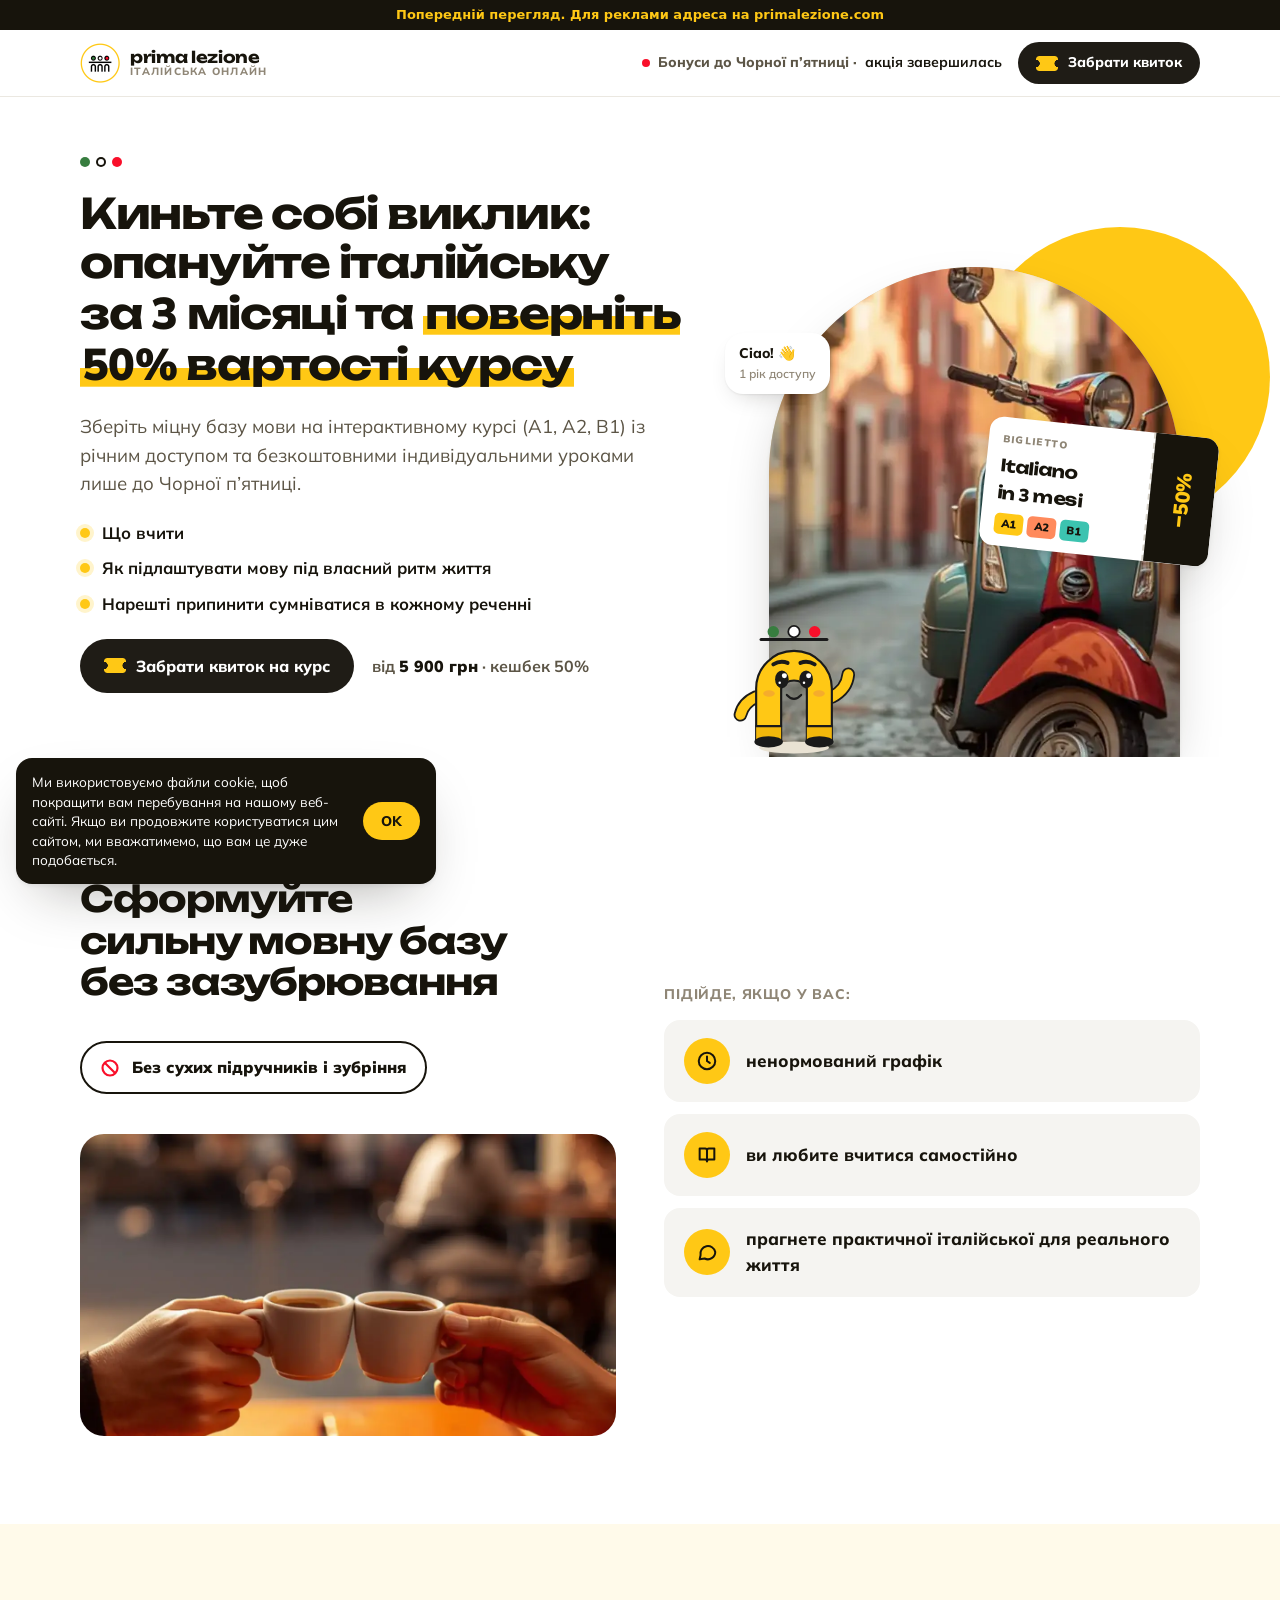
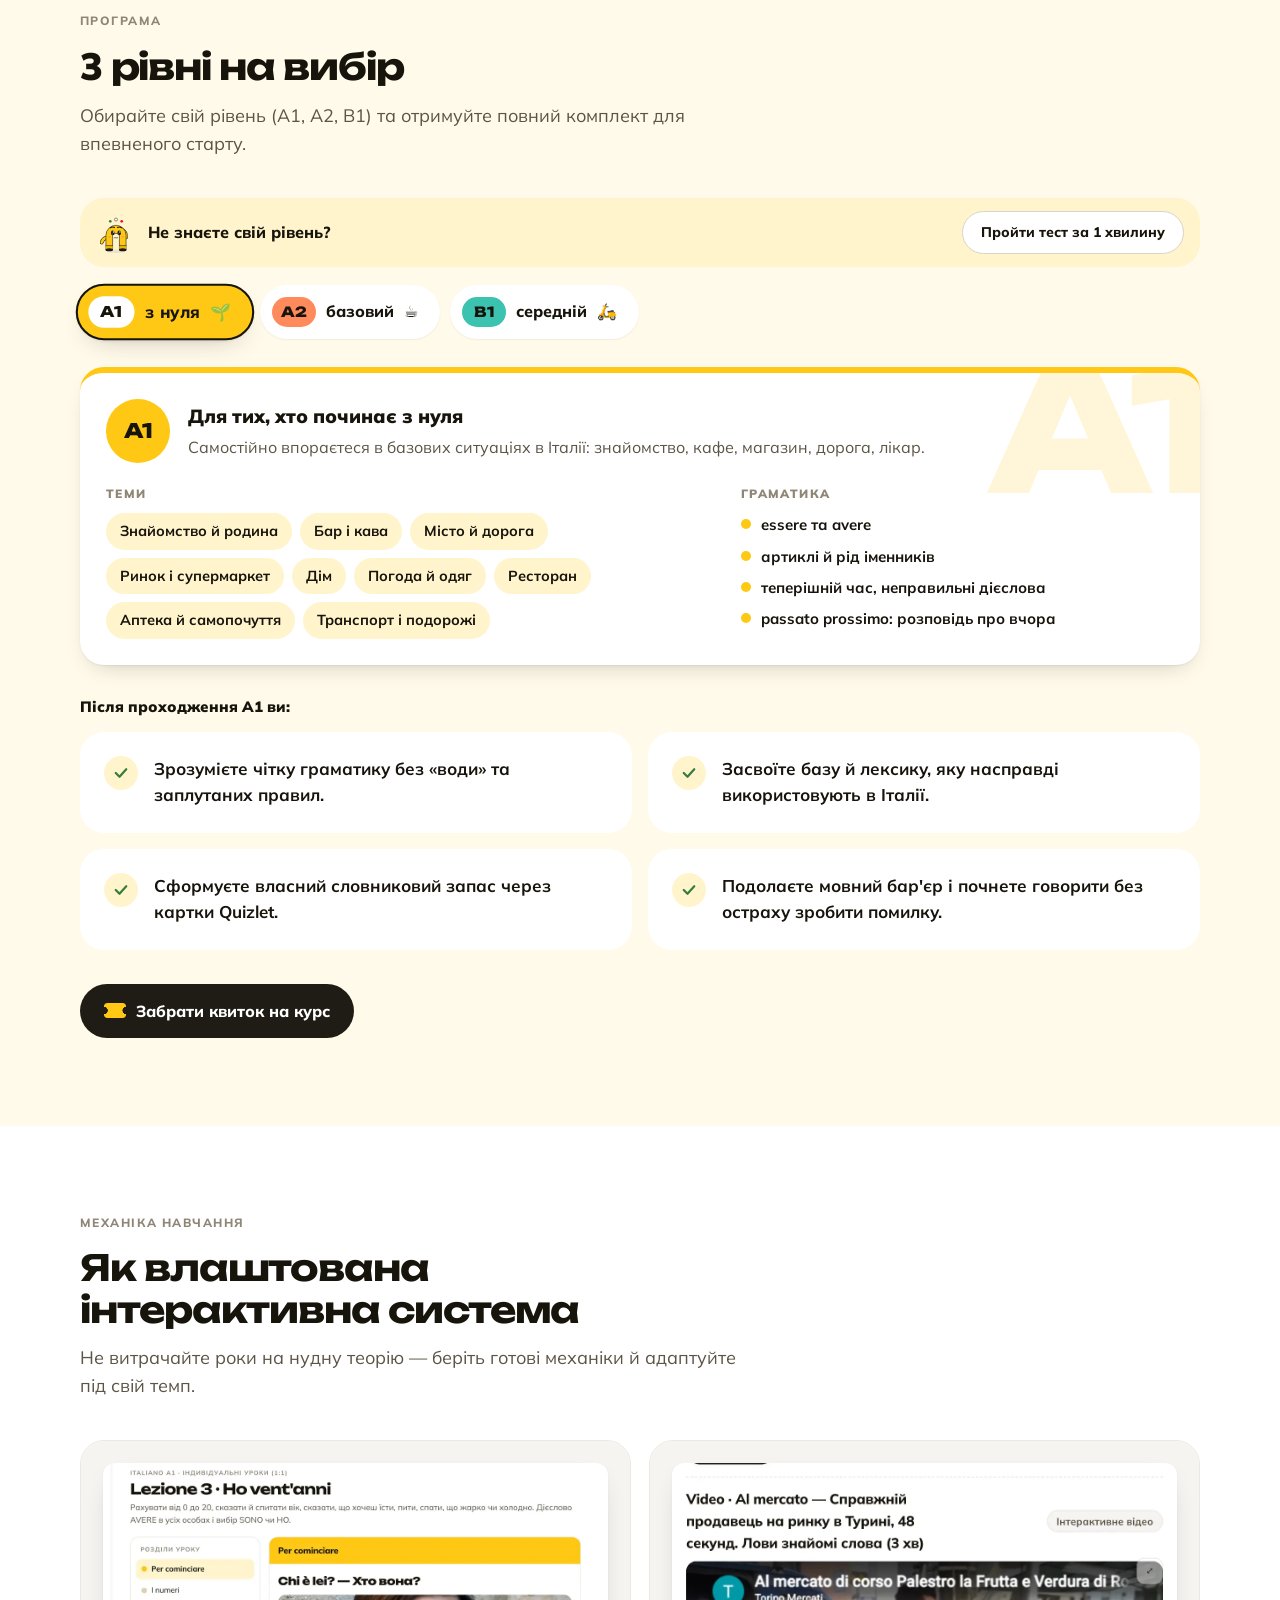
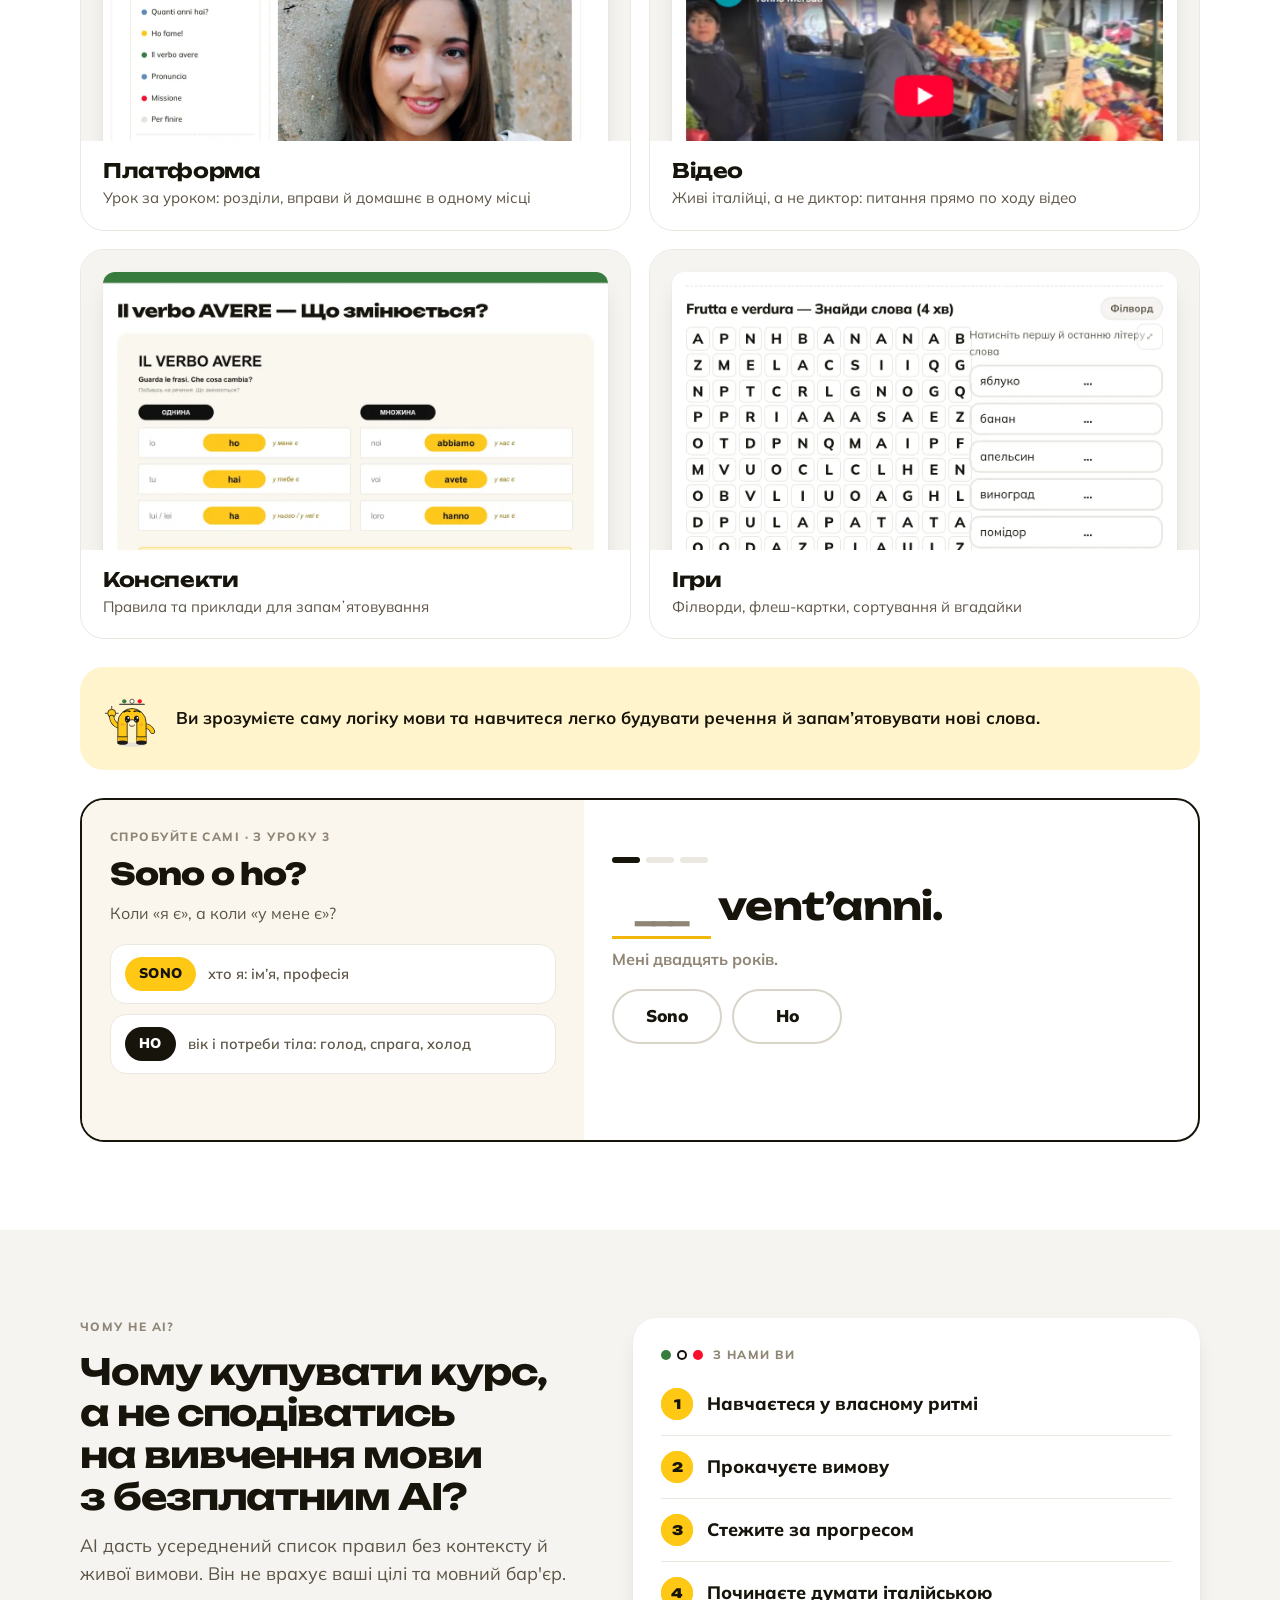
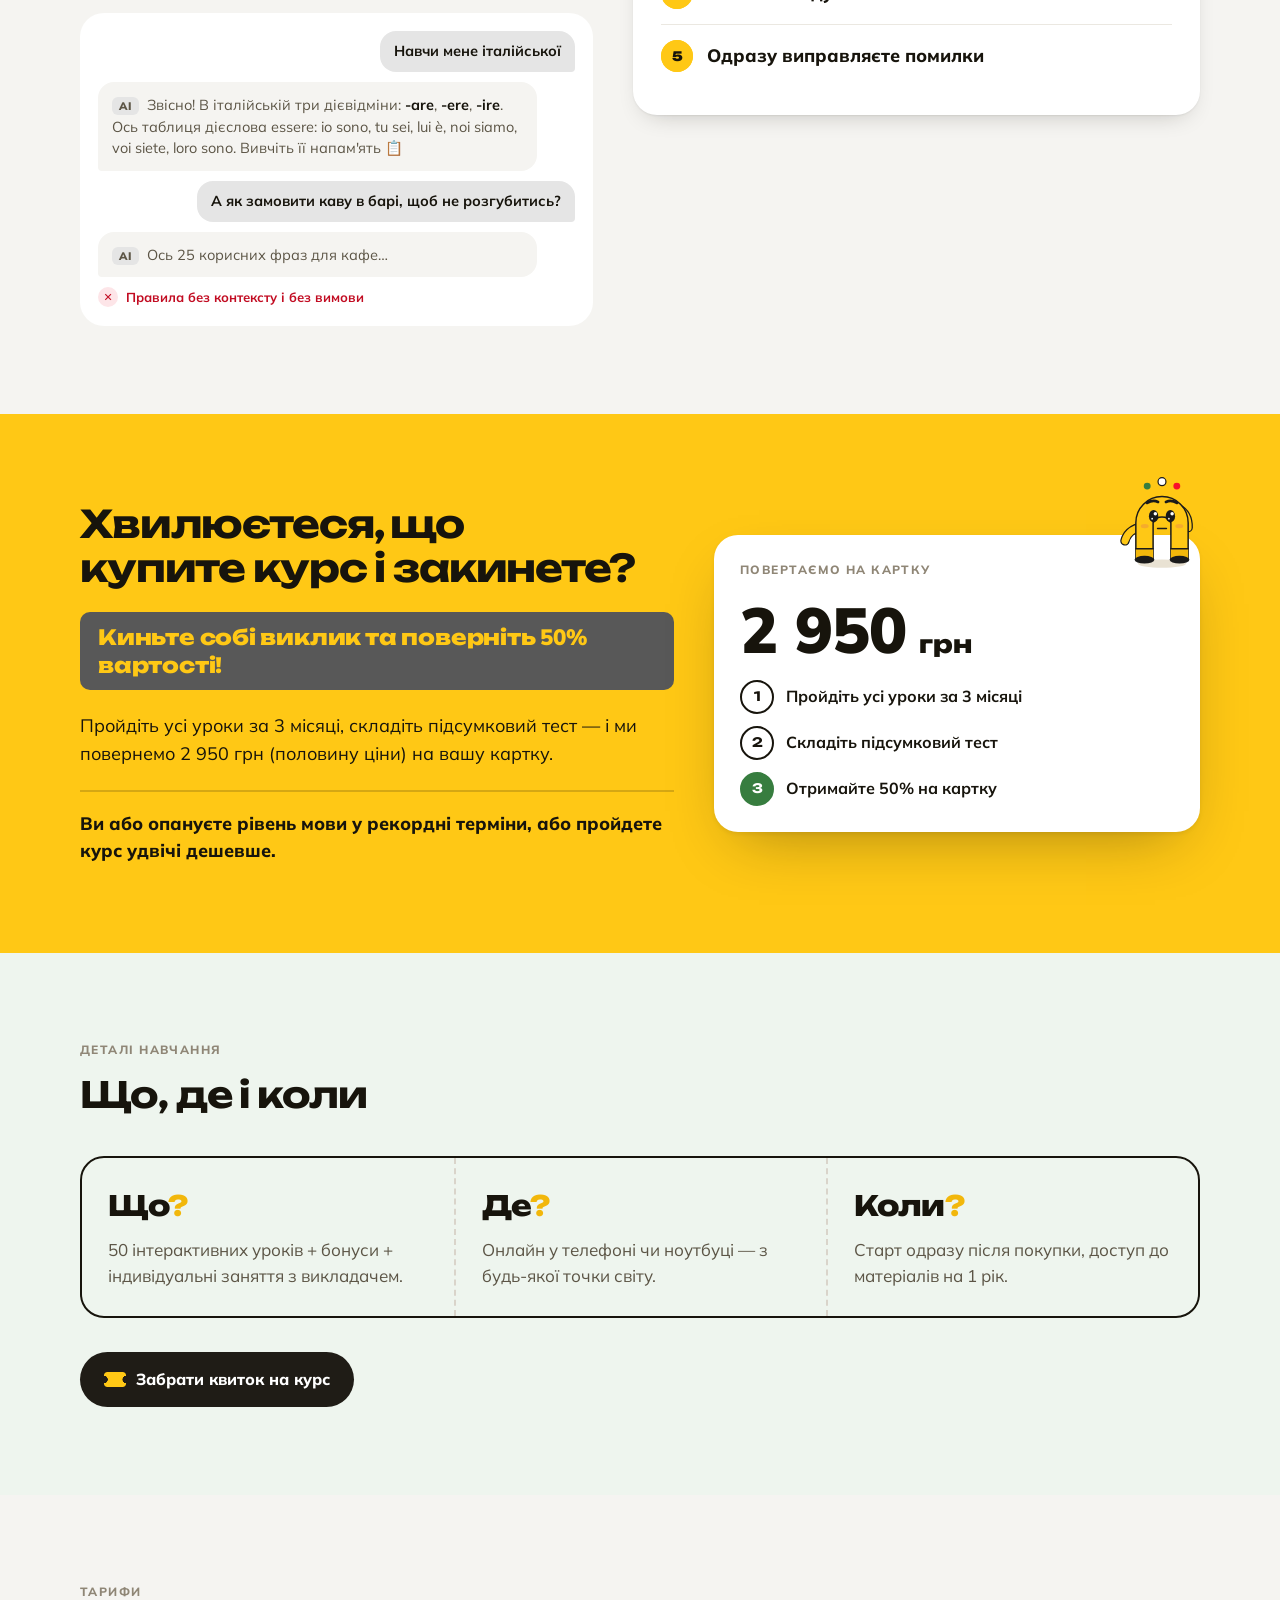
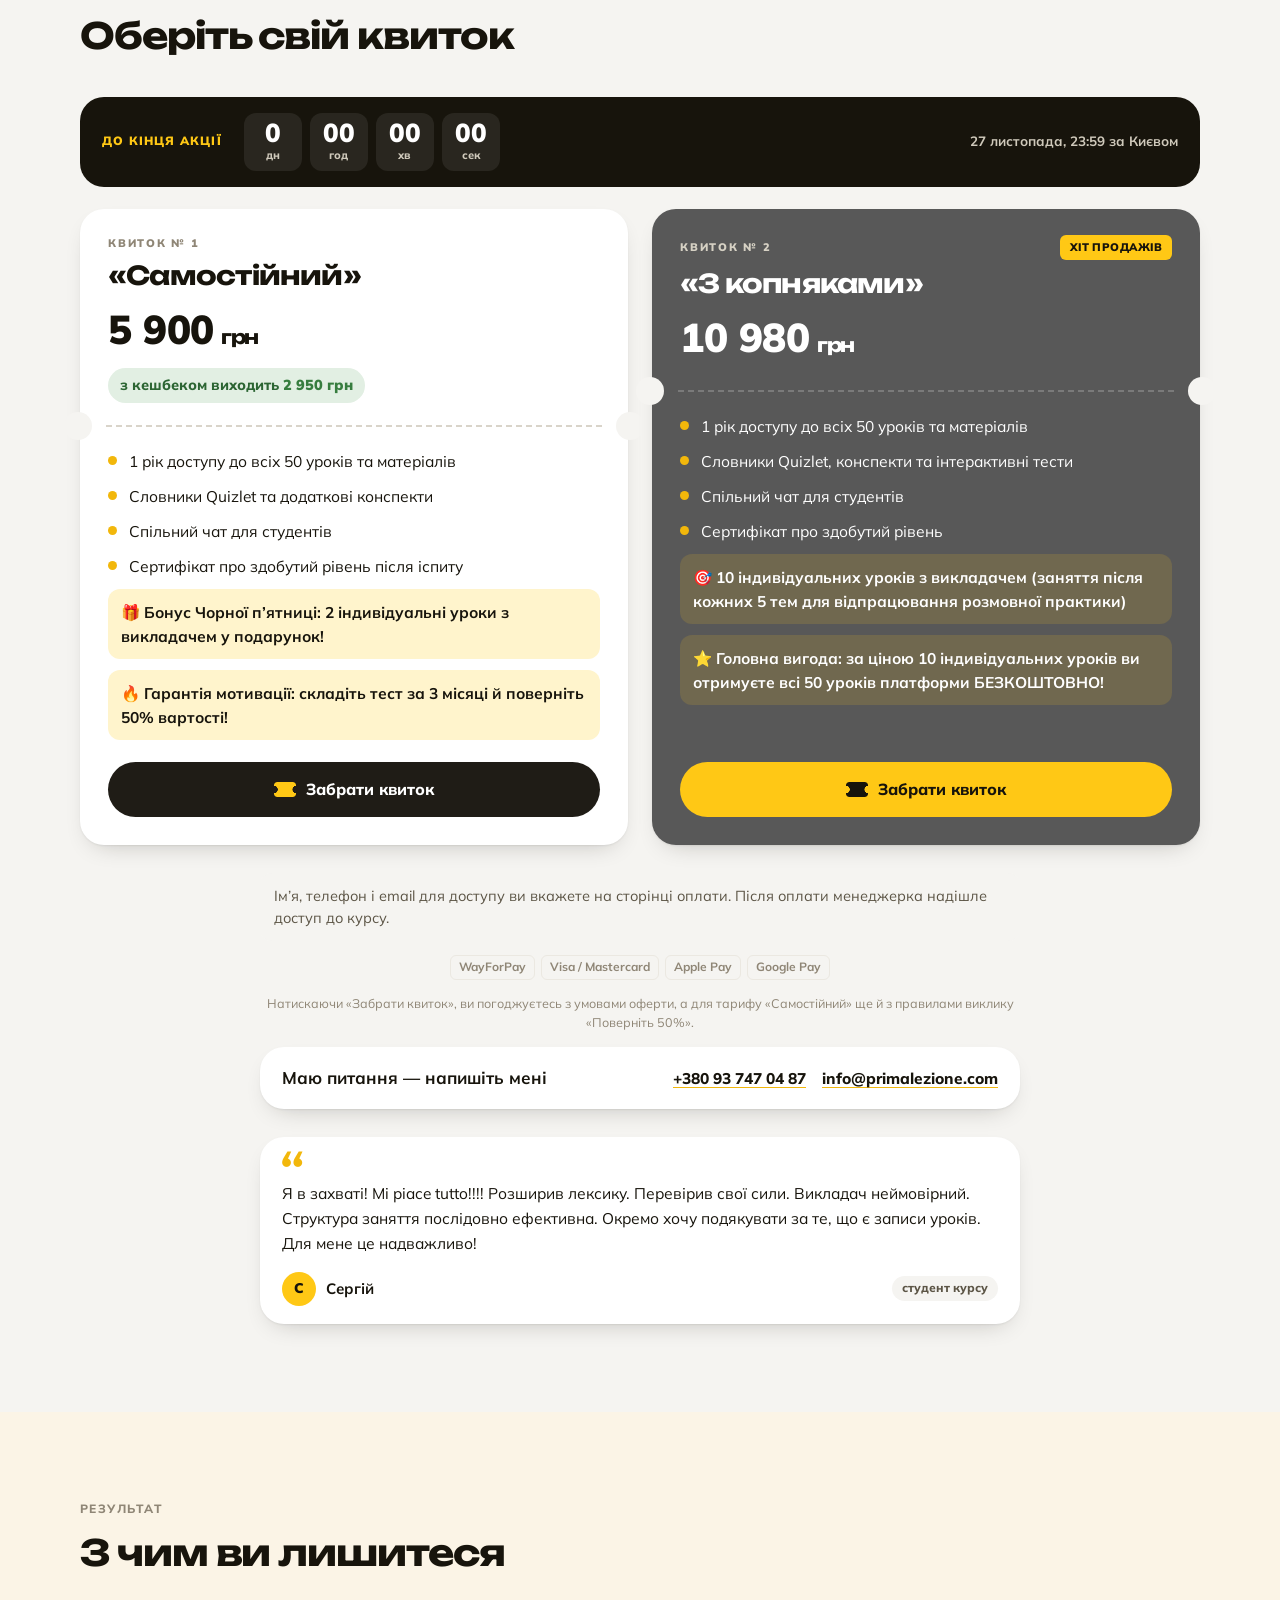
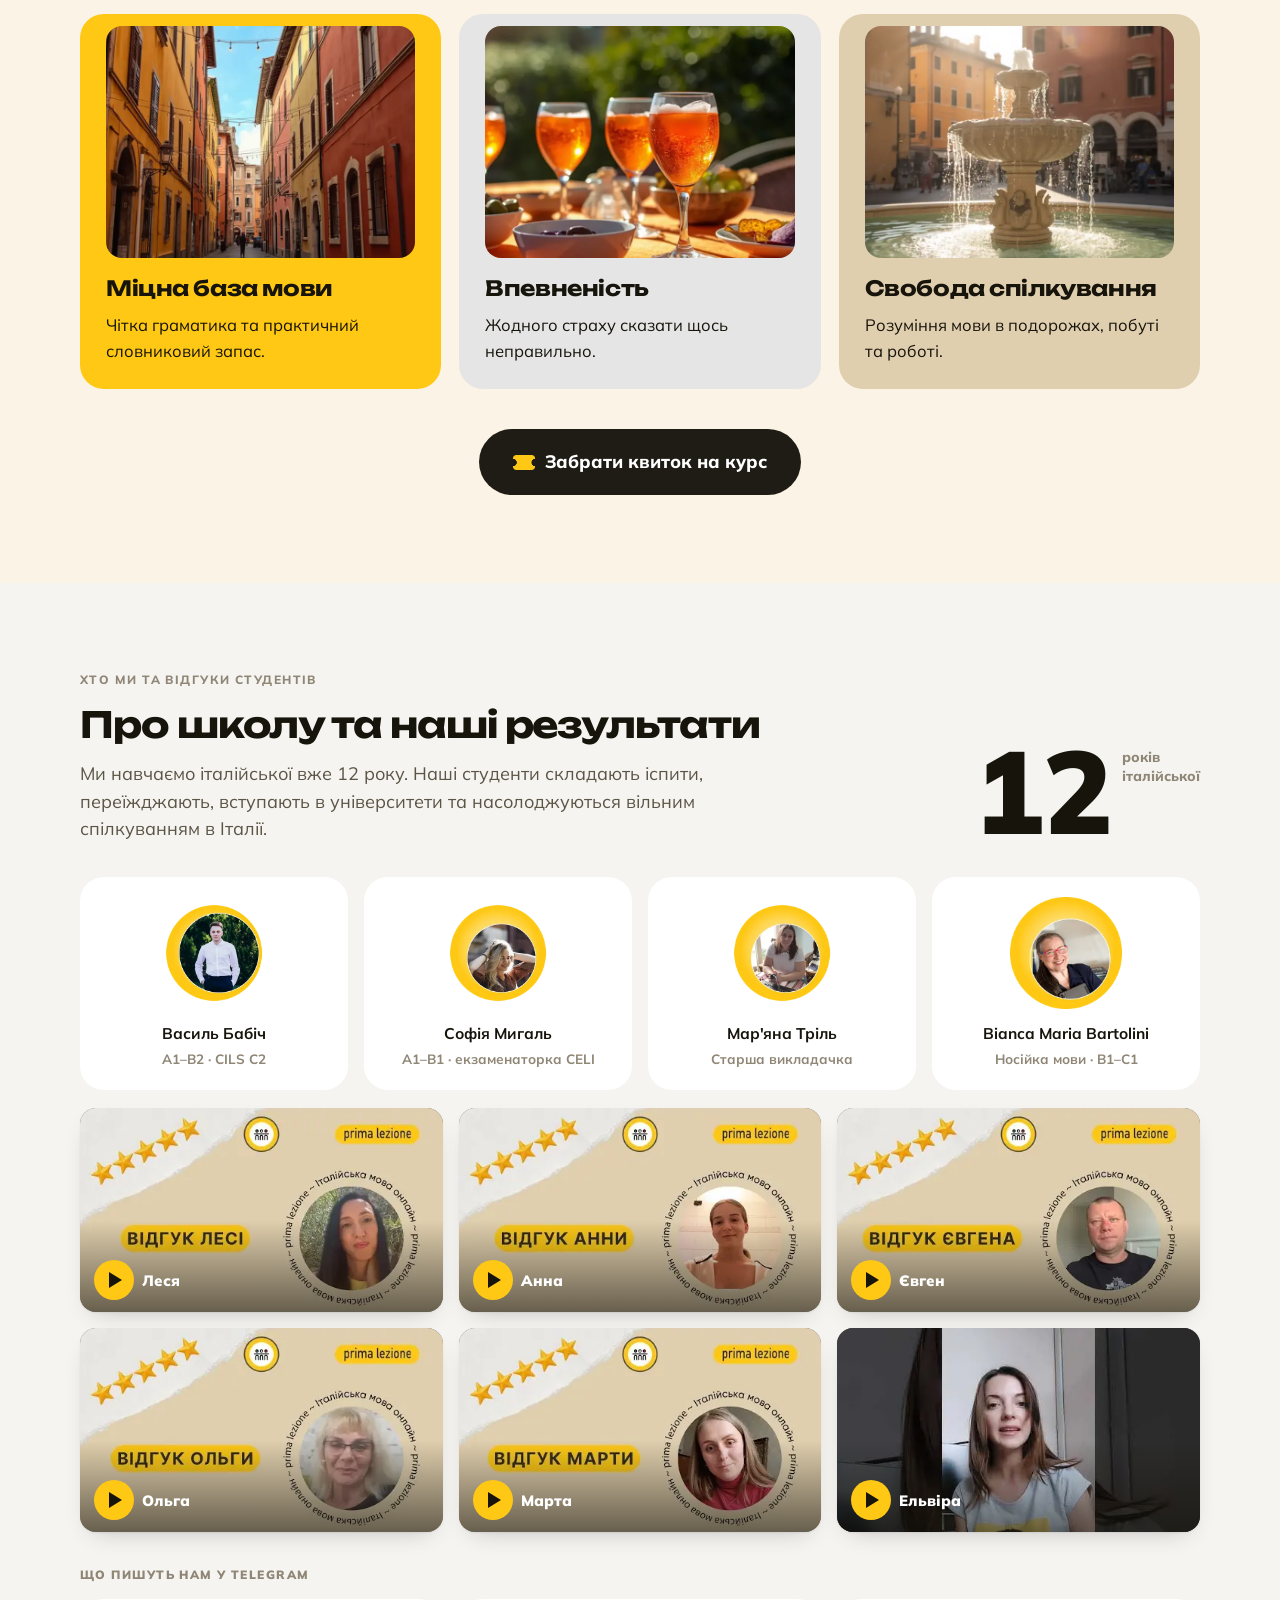
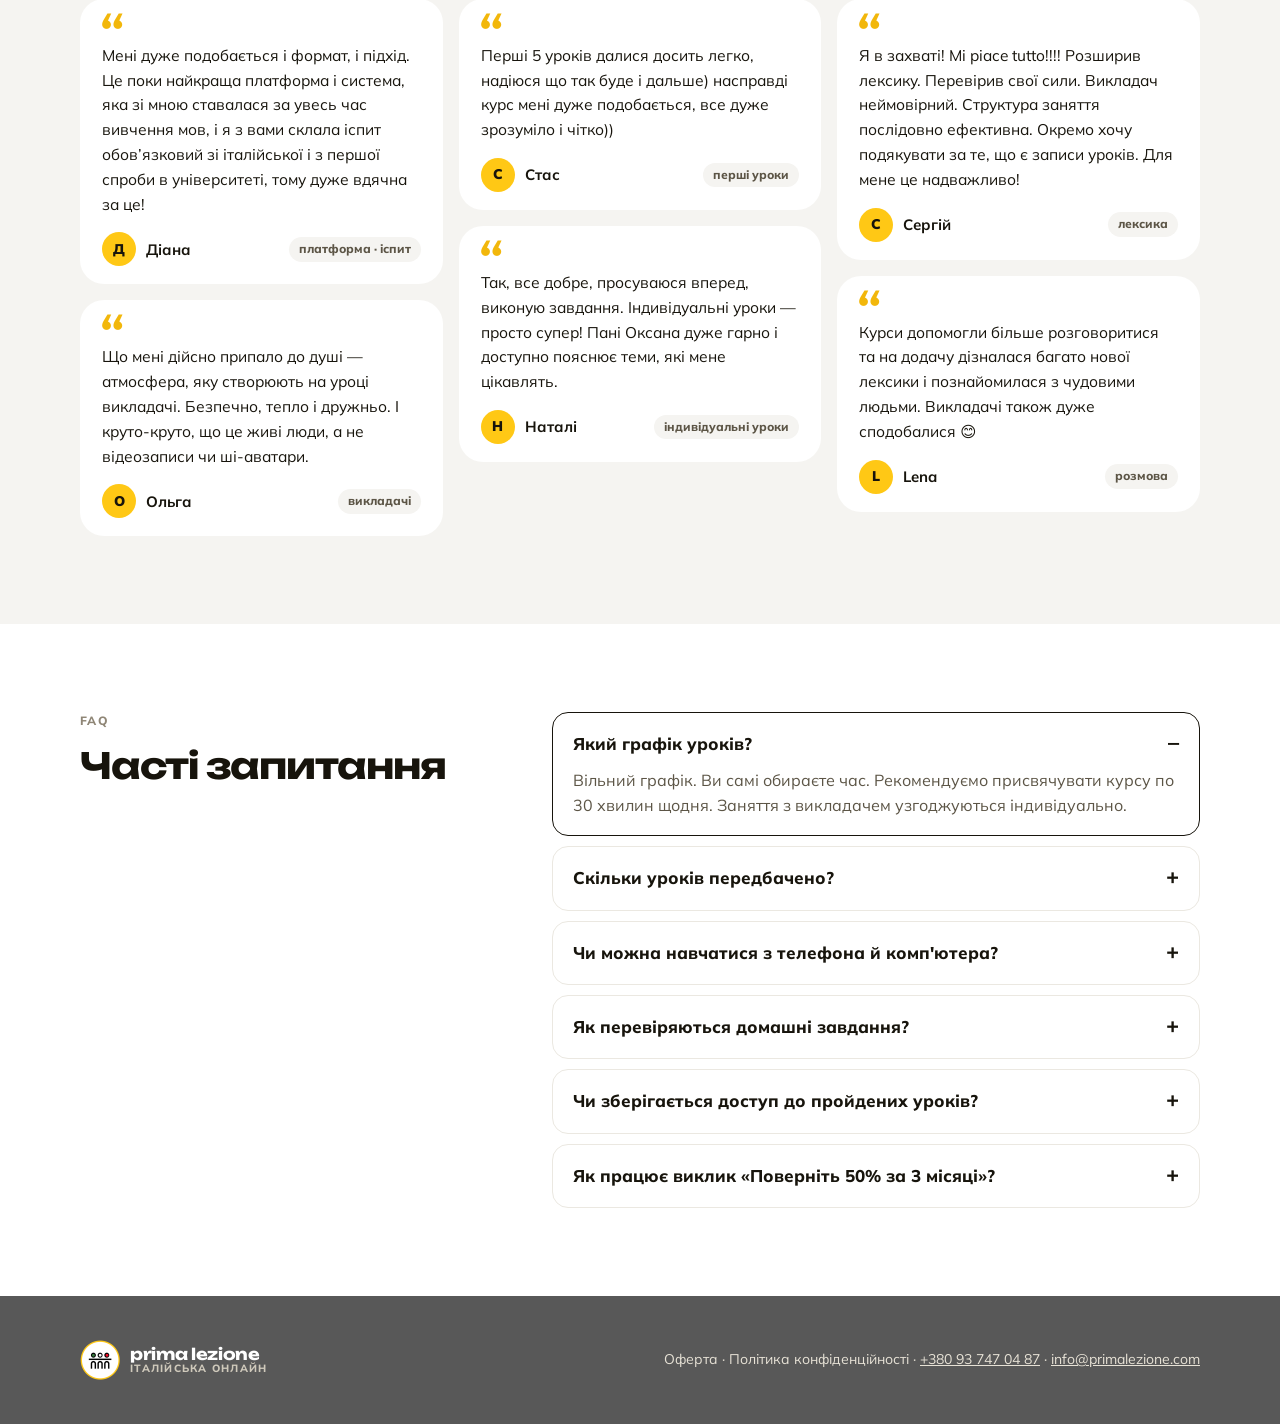
<file: interaktyvnyi-kurs/index.html>
<!doctype html>
<html lang="uk">
<head>
<meta charset="utf-8">
<meta name="viewport" content="width=device-width, initial-scale=1, viewport-fit=cover">
<title>Італійська за 3 місяці</title>
<meta name="description" content="Інтерактивний курс італійської (A1, A2, B1) з річним доступом. Складіть тест за 3 місяці й поверніть 50% вартості.">
<link rel="canonical" href="https://primalezione.com/interaktyvnyi-kurs/">
<link rel="icon" href="assets/logo.png">
<meta property="og:type" content="website">
<meta property="og:locale" content="uk_UA">
<meta property="og:site_name" content="Prima Lezione">
<meta property="og:title" content="Італійська за 3 місяці">
<meta property="og:description" content="Інтерактивний курс італійської (A1, A2, B1) з річним доступом. Складіть тест за 3 місяці й поверніть 50% вартості.">
<meta property="og:url" content="https://primalezione.com/interaktyvnyi-kurs/">
<meta property="og:image" content="https://primalezione.com/interaktyvnyi-kurs/assets/og.jpg">
<meta property="og:image:width" content="1200">
<meta property="og:image:height" content="630">
<meta name="twitter:card" content="summary_large_image">
<link rel="preconnect" href="https://fonts.googleapis.com">
<link rel="preconnect" href="https://fonts.gstatic.com" crossorigin>
<link href="https://fonts.googleapis.com/css2?family=Mulish:wght@400;600;700;800;900&family=Unbounded:wght@500;700;800&display=swap" rel="stylesheet">
<link rel="stylesheet" href="assets/style.css">
<script src="assets/analytics.js"></script>
<meta name="robots" content="noindex, nofollow">
</head>
<body><div style="background:#17140c;color:#ffc815;font:700 13px/1.4 system-ui,sans-serif;text-align:center;padding:6px 12px">Попередній перегляд. Для реклами адреса на primalezione.com</div>


<header class="top">
  <div class="wrap">
    <a class="brand" href="#top" aria-label="Prima Lezione — на початок">
      <img src="assets/logo.png" alt="" width="40" height="40">
      <b>prima lezione<span>італійська онлайн</span></b>
    </a>
    <span class="bf"><i></i>Бонуси до Чорної п’ятниці · <b class="cd-mini" data-cd>27 листопада</b></span>
    <a class="btn primary" href="#tariffs"><span class="tk"></span>Забрати квиток</a>
  </div>
</header>

<main id="top">

<!-- БЛОК 1 · HERO -->
<section class="hero" aria-labelledby="h1">
  <div class="wrap">
    <div class="copy">
      <span class="dots" aria-hidden="true"><i></i><i></i><i></i></span>
      <h1 id="h1">Киньте собі виклик: опануйте італійську за 3 місяці та <mark>поверніть 50% вартості курсу</mark></h1>
      <p class="sub">Зберіть міцну базу мови на інтерактивному курсі (А1, А2, В1) із річним доступом та безкоштовними індивідуальними уроками лише до Чорної п’ятниці.</p>
      <ul class="theses">
        <li>Що вчити</li>
        <li>Як підлаштувати мову під власний ритм життя</li>
        <li>Нарешті припинити сумніватися в кожному реченні</li>
      </ul>
      <div class="hero-cta"><a class="btn primary" href="#tariffs"><span class="tk"></span>Забрати квиток на курс</a><span class="from">від <b>5&nbsp;900 грн</b> · кешбек 50%</span></div>
    </div>
    <div class="art" aria-hidden="true">
      <div class="disc"></div>
      <div class="arch"><img src="assets/ph_vespa.webp" alt="" width="900" height="507"></div>
      <img class="nino" src="assets/nino_welcome.svg" alt="" width="270" height="302">
      <div class="ticket-art">
        <div class="main">
          <small>BIGLIETTO</small>
          <b>Italiano<br>in 3 mesi</b>
          <div class="lv"><span>A1</span><span>A2</span><span>B1</span></div>
        </div>
        <div class="stub">−50%</div>
      </div>
      <div class="bubble">Ciao! 👋<small>1 рік доступу</small></div>
    </div>
  </div>
</section>

<!-- БЛОК 2 · ДЛЯ КОГО -->
<section class="concept" aria-labelledby="h2-concept">
  <div class="wrap">
    <div class="sec-head" style="margin-bottom:0">
      <span class="eyebrow">Для кого</span>
      <h2 id="h2-concept">Сформуйте сильну мовну базу без зазубрювання</h2>
      <div><span class="nozub"><svg viewBox="0 0 24 24" width="20" height="20" fill="none" stroke="#f90f2a" stroke-width="2.6" stroke-linecap="round" aria-hidden="true"><circle cx="12" cy="12" r="9"/><path d="M6 6l12 12"/></svg>Без сухих підручників і зубріння</span></div>
      <div class="concept-photo"><img loading="lazy" decoding="async" src="assets/ph_toast.webp" alt="" width="900" height="507"></div>
    </div>
    <div>
      <p class="fits-intro">Підійде, якщо у вас:</p>
      <div class="fits">
        <div class="fit"><span class="ic"><svg viewBox="0 0 24 24" fill="none" stroke="#17140c" stroke-width="2.2" stroke-linecap="round"><circle cx="12" cy="12" r="9"/><path d="M12 7v5l3 2"/></svg></span>ненормований графік</div>
        <div class="fit"><span class="ic"><svg viewBox="0 0 24 24" fill="none" stroke="#17140c" stroke-width="2.2" stroke-linecap="round" stroke-linejoin="round"><path d="M4 5h6a2 2 0 0 1 2 2v12a2 2 0 0 0-2-2H4zM20 5h-6a2 2 0 0 0-2 2v12a2 2 0 0 1 2-2h6z"/></svg></span>ви любите вчитися самостійно</div>
        <div class="fit"><span class="ic"><svg viewBox="0 0 24 24" fill="none" stroke="#17140c" stroke-width="2.2" stroke-linecap="round" stroke-linejoin="round"><path d="M21 12a8 8 0 0 1-11.6 7.1L4 20l1-4.6A8 8 0 1 1 21 12z"/></svg></span>прагнете практичної італійської для реального життя</div>
      </div>
    </div>
  </div>
</section>

<!-- БЛОК 3 · ПРОГРАМА -->
<section class="program" id="program" data-l="A1" aria-labelledby="h2-program">
  <div class="wrap">
    <div class="sec-head">
      <span class="eyebrow">Програма</span>
      <h2 id="h2-program">3 рівні на вибір</h2>
      <p class="lead">Обирайте свій рівень (А1, А2, В1) та отримуйте повний комплект для впевненого старту.</p>
    </div>
    <div class="lvt-cta"><img loading="lazy" decoding="async" src="assets/nino_think.svg" alt="" width="48" height="54"><span>Не знаєте свій рівень?</span><button type="button" class="btn ghost" id="lvt-open">Пройти тест за 1 хвилину</button></div>
    <div class="levels" role="group" aria-label="Рівень">
      <button type="button" id="lv-a1" data-l="A1" aria-pressed="true"><span>A1</span>з нуля <i aria-hidden="true">🌱</i></button>
      <button type="button" id="lv-a2" data-l="A2" aria-pressed="false"><span>A2</span>базовий <i aria-hidden="true">☕</i></button>
      <button type="button" id="lv-b1" data-l="B1" aria-pressed="false"><span>B1</span>середній <i aria-hidden="true">🛵</i></button>
    </div>
    <div class="lv-panel" id="lv-panel" data-l="A1" aria-live="polite">
      <div class="lv-intro">
        <span class="lv-tag" id="lv-tag">A1</span>
        <div><b id="lv-who">Для тих, хто починає з нуля</b><p id="lv-goal">Самостійно впораєтеся в базових ситуаціях в Італії: знайомство, кафе, магазин, дорога, лікар.</p></div>
      </div>
      <div class="lv-cols">
        <div><p class="lv-h">Теми</p><ul class="lv-topics" id="lv-topics"><li>Знайомство й родина</li><li>Бар і кава</li><li>Місто й дорога</li><li>Ринок і супермаркет</li><li>Дім</li><li>Погода й одяг</li><li>Ресторан</li><li>Аптека й самопочуття</li><li>Транспорт і подорожі</li></ul></div>
        <div><p class="lv-h">Граматика</p><ul class="lv-gram" id="lv-gram"><li>essere та avere</li><li>артиклі й рід іменників</li><li>теперішній час, неправильні дієслова</li><li>passato prossimo: розповідь про вчора</li></ul></div>
      </div>
      <p class="lv-draft" id="lv-draft" hidden>Теми A2 і B1 — орієнтовні, звірити з програмою курсу на платформі</p>
    </div>
    <p class="after-title">Після проходження <span id="lv-name">A1</span> ви:</p>
    <div class="after">
      <div class="after-card"><span class="chk"><svg viewBox="0 0 24 24" fill="none" stroke="#377d3f" stroke-width="3" stroke-linecap="round" stroke-linejoin="round"><path d="M5 12l5 5 9-10"/></svg></span><p>Зрозумієте чітку граматику без «води» та заплутаних правил.</p></div>
      <div class="after-card"><span class="chk"><svg viewBox="0 0 24 24" fill="none" stroke="#377d3f" stroke-width="3" stroke-linecap="round" stroke-linejoin="round"><path d="M5 12l5 5 9-10"/></svg></span><p>Засвоїте базу й лексику, яку насправді використовують в Італії.</p></div>
      <div class="after-card"><span class="chk"><svg viewBox="0 0 24 24" fill="none" stroke="#377d3f" stroke-width="3" stroke-linecap="round" stroke-linejoin="round"><path d="M5 12l5 5 9-10"/></svg></span><p>Сформуєте власний словниковий запас через картки Quizlet.</p></div>
      <div class="after-card"><span class="chk"><svg viewBox="0 0 24 24" fill="none" stroke="#377d3f" stroke-width="3" stroke-linecap="round" stroke-linejoin="round"><path d="M5 12l5 5 9-10"/></svg></span><p>Подолаєте мовний бар'єр і почнете говорити без остраху зробити помилку.</p></div>
    </div>
    <div class="cta-row"><a class="btn primary" href="#tariffs"><span class="tk"></span>Забрати квиток на курс</a></div>
  </div>
</section>

<!-- БЛОК 4 · МЕХАНІКА -->
<section class="mechanics" aria-labelledby="h2-mech">
  <div class="wrap">
    <div class="sec-head">
      <span class="eyebrow">Механіка навчання</span>
      <h2 id="h2-mech">Як влаштована інтерактивна система</h2>
      <p class="lead">Не витрачайте роки на нудну теорію — беріть готові механіки й адаптуйте під свій темп.</p>
    </div>
    <div class="mech-grid">
      <article class="mech">
        <div class="viz"><img class="shot" src="assets/lms_lesson.webp" alt="Сторінка уроку 3 «Ho vent'anni» на платформі: розділи ліворуч, вправа праворуч" width="932" height="732"></div>
        <div class="cap"><h3>Платформа</h3><p>Урок за уроком: розділи, вправи й домашнє в одному місці</p></div>
      </article>
      <a class="mech" href="https://www.youtube.com/watch?v=7Io7GJYYBQo" target="_blank" rel="noopener">
        <div class="viz"><img class="shot" src="assets/lms_video.webp" alt="Інтерактивне відео з ринку в Турині з питаннями" width="574" height="465"></div>
        <div class="cap"><h3>Відео</h3><p>Живі італійці, а не диктор: питання прямо по ходу відео</p></div>
      </a>
      <article class="mech">
        <div class="viz"><img class="shot" src="assets/lms_rule.webp" alt="Правило «Il verbo AVERE» на платформі" width="574" height="452"></div>
        <div class="cap"><h3>Конспекти</h3><p>Правила та приклади для запамʼятовування</p></div>
      </article>
      <article class="mech">
        <div class="viz"><img class="shot" src="assets/lms_game.webp" alt="Гра-філворд «Frutta e verdura» на платформі" width="574" height="506"></div>
        <div class="cap"><h3>Ігри</h3><p>Філворди, флеш-картки, сортування й вгадайки</p></div>
      </article>
    </div>
    <div class="mech-out"><img loading="lazy" decoding="async" src="assets/nino_hint.svg" alt="" width="56" height="63"><p>Ви зрозумієте саму логіку мови та навчитеся легко будувати речення й запам’ятовувати нові слова.</p></div>
    <div class="try" id="try">
      <div class="try-rule">
        <span class="eyebrow">Спробуйте самі · з уроку 3</span>
        <h3>Sono o ho?</h3>
        <p>Коли «я є», а коли «у мене є»?</p>
        <div class="try-boxes">
          <div><span class="pill y">SONO</span><p>хто я: ім’я, професія</p></div>
          <div><span class="pill k">HO</span><p>вік і потреби тіла: голод, спрага, холод</p></div>
        </div>
      </div>
      <div class="try-q" aria-live="polite">
        <div class="try-game" id="try-game">
          <div class="try-dots" aria-hidden="true"><i></i><i></i><i></i></div>
          <p class="try-sent"><span class="blank" id="try-blank">___</span> <span id="try-rest">vent’anni.</span></p>
          <p class="try-tr" id="try-tr">Мені двадцять років.</p>
          <div class="try-opts">
            <button type="button" class="try-opt" id="try-sono" data-v="Sono">Sono</button>
            <button type="button" class="try-opt" id="try-ho" data-v="Ho">Ho</button>
          </div>
          <p class="try-fb" id="try-fb"></p>
          <button type="button" class="btn primary try-next" id="try-next" hidden>Далі →</button>
        </div>
        <div class="try-done" id="try-done" hidden>
          <img loading="lazy" decoding="async" src="assets/nino_bravo.svg" alt="" width="96" height="108">
          <b id="try-score">Bravo!</b>
          <p>Так виглядає кожен урок курсу: коротке правило, одразу практика і підказка, якщо помилились.</p>
          <div class="try-done-cta"><a class="btn primary" href="#tariffs"><span class="tk"></span>Забрати квиток на курс</a><button type="button" class="btn ghost" id="try-again">Ще раз</button></div>
        </div>
      </div>
    </div>
  </div>
</section>

<!-- БЛОК 5 · ЧОМУ НЕ AI -->
<section class="ai" aria-labelledby="h2-ai">
  <div class="wrap">
    <div>
      <div class="sec-head">
        <span class="eyebrow">Чому не AI?</span>
        <h2 id="h2-ai">Чому купувати курс, а не сподіватись на вивчення мови з безплатним AI?</h2>
        <p class="lead">AI дасть усереднений список правил без контексту й живої вимови. Він не врахує ваші цілі та мовний бар'єр.</p>
      </div>
      <div class="ai-chat" aria-hidden="true">
        <div class="q">Навчи мене італійської</div>
        <div class="a"><span class="who">AI</span>Звісно! В італійській три дієвідміни: <b>-are</b>, <b>-ere</b>, <b>-ire</b>. Ось таблиця дієслова essere: io sono, tu sei, lui è, noi siamo, voi siete, loro sono. Вивчіть її напам'ять 📋</div>
        <div class="q">А як замовити каву в барі, щоб не розгубитись?</div>
        <div class="a"><span class="who">AI</span>Ось 25 корисних фраз для кафе…</div>
        <div class="note"><i class="x">✕</i>Правила без контексту і без вимови</div>
      </div>
    </div>
    <div class="with">
      <p class="eyebrow"><span class="dots"><i></i><i></i><i></i></span>З нами ви</p>
      <ul>
        <li><span>1</span>Навчаєтеся у власному ритмі</li>
        <li><span>2</span>Прокачуєте вимову</li>
        <li><span>3</span>Стежите за прогресом</li>
        <li><span>4</span>Починаєте думати італійською</li>
        <li><span>5</span>Одразу виправляєте помилки</li>
      </ul>
    </div>
  </div>
</section>

<!-- БЛОК 6 · ГАРАНТІЯ / КЕШБЕК -->
<section class="guarantee" id="challenge" aria-labelledby="h2-g">
  <div class="wrap">
    <div class="g-copy">
      <h2 id="h2-g">Хвилюєтеся, що купите курс і закинете?</h2>
      <span class="accent">Киньте собі виклик та поверніть 50% вартості!</span>
      <p class="cond">Пройдіть усі уроки за 3 місяці, складіть підсумковий тест — і ми повернемо 2 950 грн (половину ціни) на вашу картку.</p>
      <p class="sum">Ви або опануєте рівень мови у рекордні терміни, або пройдете курс удвічі дешевше.</p>
    </div>
    <div class="refund">
      <img class="nino" src="assets/nino_think.svg" alt="" width="104" height="116">
      <span class="eyebrow">Повертаємо на картку</span>
      <div class="big">2 950 <small>грн</small></div>
      <ol>
        <li>Пройдіть усі уроки за 3 місяці</li>
        <li>Складіть підсумковий тест</li>
        <li>Отримайте 50% на картку</li>
      </ol>
    </div>
  </div>
</section>

<!-- БЛОК 7 · ДЕТАЛІ -->
<section class="details tint-green" aria-labelledby="h2-d">
  <div class="wrap">
    <div class="sec-head">
      <span class="eyebrow">Деталі навчання</span>
      <h2 id="h2-d">Що, де і коли</h2>
    </div>
    <div class="details-grid">
      <div class="detail"><span class="k">Що</span><p>50 інтерактивних уроків + бонуси + індивідуальні заняття з викладачем.</p></div>
      <div class="detail"><span class="k">Де</span><p>Онлайн у телефоні чи ноутбуці — з будь-якої точки світу.</p></div>
      <div class="detail"><span class="k">Коли</span><p>Старт одразу після покупки, доступ до матеріалів на 1 рік.</p></div>
    </div>
    <div class="cta-row"><a class="btn primary" href="#tariffs"><span class="tk"></span>Забрати квиток на курс</a></div>
  </div>
</section>

<!-- БЛОК 8 · ТАРИФИ -->
<section class="tariffs" id="tariffs" aria-labelledby="h2-t">
  <div class="wrap">
    <div class="sec-head">
      <span class="eyebrow">Тарифи</span>
      <h2 id="h2-t">Оберіть свій квиток</h2>
    </div>
    <div class="cd-strip" aria-live="off">
      <span class="cd-lbl">До кінця акції</span>
      <div class="cd-big" data-cd-big><span><b>—</b><small>дн</small></span><span><b>—</b><small>год</small></span><span><b>—</b><small>хв</small></span><span><b>—</b><small>сек</small></span></div>
      <span class="cd-when">27 листопада, 23:59 за Києвом</span>
    </div>
    <div class="tickets">
      <article class="ticket">
        <div class="head">
          <span class="kind">Квиток № 1</span>
          <h3>«Самостійний»</h3>
          <div class="price">5 900 <small>грн</small></div>
          <div class="cash">з кешбеком виходить <b>2 950 грн</b></div>
        </div>
        <div class="perf" aria-hidden="true"></div>
        <div class="body">
          <ul>
            <li>1 рік доступу до всіх 50 уроків та матеріалів</li>
            <li>Словники Quizlet та додаткові конспекти</li>
            <li>Спільний чат для студентів</li>
            <li>Сертифікат про здобутий рівень після іспиту</li>
            <li class="gift">🎁 Бонус Чорної п’ятниці: 2 індивідуальні уроки з викладачем у подарунок!</li>
            <li class="hot">🔥 Гарантія мотивації: складіть тест за 3 місяці й поверніть 50% вартості!</li>
          </ul>
          <a class="btn primary buy" href="https://secure.wayforpay.com/button/b3e234913ac8b" data-t="«Самостійний»" data-v="5900"><span class="tk"></span>Забрати квиток</a>
        </div>
      </article>
      <article class="ticket dark">
        <div class="head">
          <span class="kind">Квиток № 2 <span class="hit">Хіт продажів</span></span>
          <h3>«З копняками»</h3>
          <div class="price">10 980 <small>грн</small></div>
        </div>
        <div class="perf" aria-hidden="true"></div>
        <div class="body">
          <ul>
            <li>1 рік доступу до всіх 50 уроків та матеріалів</li>
            <li>Словники Quizlet, конспекти та інтерактивні тести</li>
            <li>Спільний чат для студентів</li>
            <li>Сертифікат про здобутий рівень</li>
            <li class="aim">🎯 10 індивідуальних уроків з викладачем (заняття після кожних 5 тем для відпрацювання розмовної практики)</li>
            <li class="star">⭐ Головна вигода: за ціною 10 індивідуальних уроків ви отримуєте всі 50 уроків платформи БЕЗКОШТОВНО!</li>
          </ul>
          <a class="btn yellow buy" href="https://secure.wayforpay.com/button/bb4891c41efc4" data-t="«З копняками»" data-v="10980"><span class="tk"></span>Забрати квиток</a>
        </div>
      </article>
    </div>
    <div class="t-after">
      <p class="co-next">Ім’я, телефон і email для доступу ви вкажете на сторінці оплати. Після оплати менеджерка надішле доступ до курсу.</p>
      <div class="co-trust"><span>WayForPay</span><span>Visa / Mastercard</span><span>Apple Pay</span><span>Google Pay</span></div>
      <p class="co-legal">Натискаючи «Забрати квиток», ви погоджуєтесь з умовами оферти, а для тарифу «Самостійний» ще й з правилами виклику «Поверніть 50%».</p>
      <div class="t-ask"><b>Маю питання — напишіть мені</b><div><a href="tel:+380937470487">+380 93 747 04 87</a><a href="mailto:info@primalezione.com">info@primalezione.com</a></div></div>
    </div>
    <figure class="quote t-quote"><blockquote>Я в захваті! Mi piace tutto!!!! Розширив лексику. Перевірив свої сили. Викладач неймовірний. Структура заняття послідовно ефективна. Окремо хочу подякувати за те, що є записи уроків. Для мене це надважливо!</blockquote><figcaption><span class="qa">С</span><b>Сергій</b><span class="qt">студент курсу</span></figcaption></figure>
  </div>
</section>

<!-- БЛОК 9 · З ЧИМ ЛИШИТЕСЯ -->
<section class="results tint-sand" aria-labelledby="h2-r">
  <div class="wrap">
    <div class="sec-head">
      <span class="eyebrow">Результат</span>
      <h2 id="h2-r">З чим ви лишитеся</h2>
    </div>
    <div class="result-grid">
      <div class="res"><img loading="lazy" decoding="async" src="assets/ph_strada.webp" alt="" width="700" height="394"><h3>Міцна база мови</h3><p>Чітка граматика та практичний словниковий запас.</p></div>
      <div class="res"><img loading="lazy" decoding="async" src="assets/ph_aperitivo.webp" alt="" width="700" height="394"><h3>Впевненість</h3><p>Жодного страху сказати щось неправильно.</p></div>
      <div class="res"><img loading="lazy" decoding="async" src="assets/ph_piazza.webp" alt="" width="700" height="394"><h3>Свобода спілкування</h3><p>Розуміння мови в подорожах, побуті та роботі.</p></div>
    </div>
    <div class="final"><a class="btn primary" href="#tariffs"><span class="tk"></span>Забрати квиток на курс</a></div>
  </div>
</section>

<!-- БЛОК 10 · ПРО ШКОЛУ -->
<section class="about" style="background:var(--sunk)" aria-labelledby="h2-a">
  <div class="wrap">
    <div class="top-row">
      <div class="sec-head" style="margin-bottom:0">
        <span class="eyebrow">Хто ми та відгуки студентів</span>
        <h2 id="h2-a">Про школу та наші результати</h2>
        <p class="lead">Ми навчаємо італійської вже 12 року. Наші студенти складають іспити, переїжджають, вступають в університети та насолоджуються вільним спілкуванням в Італії.</p>
      </div>
      <div class="years" aria-hidden="true">12<small>років<br>італійської</small></div>
    </div>
    <div class="team">
      <div class="face"><img loading="lazy" decoding="async" src="assets/t_babich.webp" alt="" width="220" height="242"><b>Василь Бабіч</b><span>A1–B2 · CILS C2</span></div>
      <div class="face"><img loading="lazy" decoding="async" src="assets/t_myhal.webp" alt="" width="220" height="242"><b>Софія Мигаль</b><span>A1–B1 · екзаменаторка CELI</span></div>
      <div class="face"><img loading="lazy" decoding="async" src="assets/t_tril.webp" alt="" width="220" height="242"><b>Мар'яна Тріль</b><span>Старша викладачка</span></div>
      <div class="face"><img loading="lazy" decoding="async" src="assets/t_bartolini.webp" alt="" width="220" height="220"><b>Bianca Maria Bartolini</b><span>Носійка мови · B1–C1</span></div>
    </div>
    <div class="reviews">
      <a class="yt" href="https://www.youtube.com/watch?v=MSwz2SC9jFA" target="_blank" rel="noopener"><img loading="lazy" decoding="async" src="assets/yt_lesia.webp" alt="Відео-відгук Лесі" width="480" height="270"><span class="play"></span><span class="who">Леся</span></a>
      <a class="yt" href="https://www.youtube.com/watch?v=PY1G9ZOzTCA" target="_blank" rel="noopener"><img loading="lazy" decoding="async" src="assets/yt_anna.webp" alt="Відео-відгук Анни" width="480" height="270"><span class="play"></span><span class="who">Анна</span></a>
      <a class="yt" href="https://www.youtube.com/watch?v=WYWm0lijLyw" target="_blank" rel="noopener"><img loading="lazy" decoding="async" src="assets/yt_yevhen.webp" alt="Відео-відгук Євгена" width="480" height="270"><span class="play"></span><span class="who">Євген</span></a>
      <a class="yt" href="https://www.youtube.com/watch?v=lK1G_UXLRs0" target="_blank" rel="noopener"><img loading="lazy" decoding="async" src="assets/yt_olha.webp" alt="Відео-відгук Ольги" width="480" height="270"><span class="play"></span><span class="who">Ольга</span></a>
      <a class="yt" href="https://www.youtube.com/watch?v=mbkgN6CGapw" target="_blank" rel="noopener"><img loading="lazy" decoding="async" src="assets/yt_marta.webp" alt="Відео-відгук Марти" width="480" height="270"><span class="play"></span><span class="who">Марта</span></a>
      <a class="yt" href="https://www.youtube.com/watch?v=sdA1HbYBdb4" target="_blank" rel="noopener"><img loading="lazy" decoding="async" src="assets/yt_elvira.webp" alt="Відео-відгук Ельвіри" width="480" height="270"><span class="play"></span><span class="who">Ельвіра</span></a>
    </div>
    <p class="quotes-h">Що пишуть нам у Telegram</p>
    <div class="quotes">
      <figure class="quote"><blockquote>Мені дуже подобається і формат, і підхід. Це поки найкраща платформа і система, яка зі мною ставалася за увесь час вивчення мов, і я з вами склала іспит обов’язковий зі італійської і з першої спроби в університеті, тому дуже вдячна за це!</blockquote><figcaption><span class="qa">Д</span><b>Діана</b><span class="qt">платформа · іспит</span></figcaption></figure>
      <figure class="quote"><blockquote>Що мені дійсно припало до душі — атмосфера, яку створюють на уроці викладачі. Безпечно, тепло і дружньо. І круто-круто, що це живі люди, а не відеозаписи чи ші-аватари.</blockquote><figcaption><span class="qa">О</span><b>Ольга</b><span class="qt">викладачі</span></figcaption></figure>
      <figure class="quote"><blockquote>Перші 5 уроків далися досить легко, надіюся що так буде і дальше) насправді курс мені дуже подобається, все дуже зрозуміло і чітко))</blockquote><figcaption><span class="qa">С</span><b>Стас</b><span class="qt">перші уроки</span></figcaption></figure>
      <figure class="quote"><blockquote>Так, все добре, просуваюся вперед, виконую завдання. Індивідуальні уроки — просто супер! Пані Оксана дуже гарно і доступно пояснює теми, які мене цікавлять.</blockquote><figcaption><span class="qa">Н</span><b>Наталі</b><span class="qt">індивідуальні уроки</span></figcaption></figure>
      <figure class="quote"><blockquote>Я в захваті! Mi piace tutto!!!! Розширив лексику. Перевірив свої сили. Викладач неймовірний. Структура заняття послідовно ефективна. Окремо хочу подякувати за те, що є записи уроків. Для мене це надважливо!</blockquote><figcaption><span class="qa">С</span><b>Сергій</b><span class="qt">лексика</span></figcaption></figure>
      <figure class="quote"><blockquote>Курси допомогли більше розговоритися та на додачу дізналася багато нової лексики і познайомилася з чудовими людьми. Викладачі також дуже сподобалися 😊</blockquote><figcaption><span class="qa">L</span><b>Lena</b><span class="qt">розмова</span></figcaption></figure>
    </div>
  </div>
</section>

<!-- БЛОК 11 · FAQ -->
<section class="faq-sec" aria-labelledby="h2-f">
  <div class="wrap faq-wrap">
    <div class="sec-head">
      <span class="eyebrow">FAQ</span>
      <h2 id="h2-f">Часті запитання</h2>
    </div>
    <div class="faq">
      <details id="f1" open><summary>Який графік уроків?</summary><p>Вільний графік. Ви самі обираєте час. Рекомендуємо присвячувати курсу по 30 хвилин щодня. Заняття з викладачем узгоджуються індивідуально.</p></details>
      <details id="f2"><summary>Скільки уроків передбачено?</summary><p>50 інтерактивних уроків на платформі + бонуси.</p></details>
      <details id="f3"><summary>Чи можна навчатися з телефона й комп'ютера?</summary><p>Так, платформа працює на будь-яких пристроях.</p></details>
      <details id="f4"><summary>Як перевіряються домашні завдання?</summary><p>На платформі діє автоматична перевірка з підказками. На тариф «З копняками» завдання додатково розбираються з викладачем.</p></details>
      <details id="f5"><summary>Чи зберігається доступ до пройдених уроків?</summary><p>Так, усі матеріали відкриті для вас протягом 1 року.</p></details>
      <details id="f6"><summary>Як працює виклик «Поверніть 50% за 3 місяці»?</summary><p>Діє лише для тарифу «Самостійний»! Пройдіть 100% уроків за 90 днів та складіть підсумковий тест на 80%+ правильних відповідей. Після перевірки ми повернемо вам 2 950 грн. Доступ до курсу та бонуси при цьому залишаються у вас на рік.</p></details>
    </div>
  </div>
</section>

</main>

<footer>
  <div class="wrap">
    <span class="brand"><img src="assets/logo.png" alt="" width="40" height="40"><b>prima lezione<span>італійська онлайн</span></b></span>
    <span>Оферта · Політика конфіденційності · <a href="tel:+380937470487">+380 93 747 04 87</a> · <a href="mailto:info@primalezione.com">info@primalezione.com</a></span>
  </div>
</footer>

<a class="btn primary sticky-cta off" href="#tariffs"><span class="tk"></span><span class="sc-t">Забрати квиток на курс<small>до кінця акції <span data-cd-sticky>27 листопада</span></small></span></a>




<dialog class="checkout lvt" id="lvt" aria-labelledby="lvt-title">
  <div class="co-head">
    <span class="kind" id="lvt-kind">Тест рівня · 6 питань</span>
    <b id="lvt-title">Який у мене рівень?</b>
    <button class="co-close" type="button" id="lvt-close" aria-label="Закрити">×</button>
  </div>
  <div class="co-body" id="lvt-q">
    <div class="lvt-prog" aria-hidden="true"><i></i><i></i><i></i><i></i><i></i><i></i></div>
    <p class="lvt-text" id="lvt-text"></p>
    <div class="lvt-opts" id="lvt-opts"></div>
  </div>
  <div class="co-done" id="lvt-res" hidden>
    <img loading="lazy" decoding="async" src="assets/nino_bravo.svg" alt="" width="96" height="108">
    <span class="lv-tag" id="lvt-tag">A1</span>
    <b id="lvt-head">Радимо почати з A1</b>
    <p id="lvt-why"></p>
    <div class="try-done-cta"><button class="btn primary" type="button" id="lvt-buy"><span class="tk"></span>Обрати квиток</button><button class="btn ghost" type="button" id="lvt-prog">Подивитись програму</button></div>
  </div>
</dialog>

<script>
// Обгортаємо цифри в усьому, що набрано Unbounded, у span.num
(function () {
  const walker = document.createTreeWalker(document.body, NodeFilter.SHOW_TEXT);
  const hits = [];
  while (walker.nextNode()) {
    const n = walker.currentNode, el = n.parentElement;
    if (/\d/.test(n.nodeValue) && el && !el.closest("script, style, .num, .levels, .lv, .co-lv, .lv-tag") && /^"?Unbounded/.test(getComputedStyle(el).fontFamily)) hits.push(n);
  }
  hits.forEach(n => {
    const frag = document.createDocumentFragment();
    n.nodeValue.split(/(\d[\d\s%]*\d%?|\d%?)/).forEach((part, i) => {
      if (!part) return;
      if (i % 2) { const s = document.createElement("span"); s.className = "num"; s.textContent = part; frag.append(s); }
      else frag.append(part);
    });
    n.replaceWith(frag);
  });
})();
// Що показує блок «Програма» для кожного рівня. A1 — з програми курсу, A2 і B1 — типові теми рівня за CEFR
const LEVELS = {
  A1: { who: "Для тих, хто починає з нуля",
        goal: "Самостійно впораєтеся в базових ситуаціях в Італії: знайомство, кафе, магазин, дорога, лікар.",
        topics: ["Знайомство й родина", "Бар і кава", "Місто й дорога", "Ринок і супермаркет", "Дім", "Погода й одяг", "Ресторан", "Аптека й самопочуття", "Транспорт і подорожі"],
        gram: ["essere та avere", "артиклі й рід іменників", "теперішній час, неправильні дієслова", "passato prossimo: розповідь про вчора"] },
  A2: { who: "Для тих, хто вже знає основи",
        goal: "Розповідатимете про себе, минуле й плани, домовлятиметеся й вирішуватимете побутові справи без підготовки.",
        topics: ["Робота й навчання", "Відпустка й подорожі", "Покупки й мода", "Здоров’я", "Свята й традиції", "Спогади з дитинства", "Плани на майбутнє", "Оренда житла"],
        gram: ["imperfetto і passato prossimo", "futuro semplice", "займенники: lo, gli, ne, ci", "condizionale для ввічливих прохань"] },
  B1: { who: "Для тих, хто хоче говорити вільніше",
        goal: "Висловлюватимете думку, сперечатиметеся й розумітимете італійців на роботі, у новинах і в кіно.",
        topics: ["Робота й кар’єра", "Новини й суспільство", "Кіно й культура", "Стосунки", "Екологія", "Документи й бюрократія", "Висловлення думки"],
        gram: ["congiuntivo presente", "condizionale", "periodo ipotetico", "trapassato prossimo"] },
};
function showLevel(l) {
  const d = LEVELS[l], li = a => a.map(x => "<li>" + x + "</li>").join("");
  document.querySelectorAll(".levels button").forEach(x => x.setAttribute("aria-pressed", x.dataset.l === l));
  document.getElementById("lv-panel").dataset.l = l;
  document.getElementById("program").dataset.l = l;
  document.getElementById("lv-tag").textContent = l;
  document.getElementById("lv-name").textContent = l;
  document.getElementById("lv-who").textContent = d.who;
  document.getElementById("lv-goal").textContent = d.goal;
  document.getElementById("lv-topics").innerHTML = li(d.topics);
  document.getElementById("lv-gram").innerHTML = li(d.gram);
  document.getElementById("lv-draft").hidden = !d.draft;
}
document.querySelectorAll(".levels button").forEach(b => b.addEventListener("click", () => showLevel(b.dataset.l)));
// Міні-тренажер «Sono o ho?»: три речення з уроку 3, підказка з правила при помилці
(function () {
  const $ = id => document.getElementById(id);
  const Q = [
    { rest: "vent’anni.", tr: "Мені двадцять років.", a: "Ho", why: "Вік — через AVERE: «у мене двадцять років»." },
    { rest: "studentessa.", tr: "Я студентка.", a: "Sono", why: "Хто я — через ESSERE: ім’я, професія, статус." },
    { rest: "fame!", tr: "Я голодна!", a: "Ho", why: "Голод, спрага, холод — це «у мене є», тобто AVERE." },
  ];
  const dots = [...document.querySelectorAll(".try-dots i")];
  let n = 0, score = 0;
  function show() {
    const q = Q[n];
    $("try-blank").textContent = "___"; $("try-blank").className = "blank";
    $("try-rest").textContent = q.rest; $("try-tr").textContent = q.tr;
    $("try-fb").innerHTML = ""; $("try-next").hidden = true;
    document.querySelectorAll(".try-opt").forEach(b => { b.disabled = false; b.className = "try-opt"; });
    dots.forEach((d, i) => { if (i === n) d.className = "now"; else if (i > n) d.className = ""; });
  }
  document.querySelectorAll(".try-opt").forEach(b => b.addEventListener("click", () => {
    const q = Q[n], ok = b.dataset.v === q.a;
    if (ok) score++;
    document.querySelectorAll(".try-opt").forEach(x => { x.disabled = true; if (x.dataset.v === q.a) x.classList.add("ok"); });
    if (!ok) b.classList.add("no");
    $("try-blank").textContent = q.a; $("try-blank").className = "blank " + (ok ? "ok" : "no");
    $("try-fb").innerHTML = (ok ? "<b>Giusto!</b> " : '<b class="no">Quasi!</b> ') + q.why;
    dots[n].className = ok ? "ok" : "no";
    $("try-next").textContent = n < Q.length - 1 ? "Далі →" : "Результат →";
    $("try-next").hidden = false; $("try-next").focus();
  }));
  $("try-next").addEventListener("click", () => {
    if (++n < Q.length) return show();
    $("try-game").hidden = true; $("try-done").hidden = false;
    // цифри — span.num, бо в Unbounded «3» схожа на «з»
    $("try-score").innerHTML = (score === Q.length ? "Bravissimo! " : "Bravo! ") + '<span class="num">' + score + '</span> з <span class="num">3</span>';
  });
  $("try-again").addEventListener("click", () => {
    n = 0; score = 0; dots.forEach(d => d.className = "");
    $("try-game").hidden = false; $("try-done").hidden = true; show();
  });
  show();
})();
// Ефекти: конфеті в тренажері, поява блоків при скролі, лічильник 2 950, анімація тем рівня
(function () {
  const calm = matchMedia("(prefers-reduced-motion: reduce)").matches;
  const COLORS = ["#377d3f", "#ffffff", "#f90f2a", "#ffc815"];
  function burst(host, x, y, n) {
    if (calm) return;
    for (let i = 0; i < n; i++) {
      const c = document.createElement("i"), a = Math.random() * Math.PI * 2, d = 60 + Math.random() * 130;
      c.className = "confetti";
      c.style.left = x + "px"; c.style.top = y + "px";
      c.style.background = COLORS[i % 4];
      if (i % 4 === 1) c.style.boxShadow = "inset 0 0 0 1px #d9d4ca";
      host.append(c);
      const dx = Math.cos(a) * d, dy = Math.sin(a) * d * .7 - 40, r = (Math.random() - .5) * 720;
      c.animate([
        { transform: "translate(0,0) rotate(0)", opacity: 1 },
        { transform: `translate(${dx * .7}px,${dy - 50}px) rotate(${r / 2}deg)`, opacity: 1, offset: .45 },
        { transform: `translate(${dx}px,${dy + 120}px) rotate(${r}deg)`, opacity: 0 },
      ], { duration: 1000 + Math.random() * 600, easing: "cubic-bezier(.2,.6,.3,1)" }).onfinish = () => c.remove();
    }
  }
  const tryBox = document.getElementById("try"), sent = document.querySelector(".try-sent");
  const at = el => { const a = tryBox.getBoundingClientRect(), b = el.getBoundingClientRect(); return [b.left - a.left + b.width / 2, b.top - a.top + b.height / 2]; };
  document.querySelectorAll(".try-opt").forEach(b => b.addEventListener("click", () => {
    if (b.classList.contains("ok")) burst(tryBox, ...at(document.getElementById("try-blank")), 28);
    else { sent.classList.remove("shake"); void sent.offsetWidth; sent.classList.add("shake"); }
  }));
  document.getElementById("try-next").addEventListener("click", () => {
    const done = document.getElementById("try-done");
    if (!done.hidden && /Bravissimo/.test(document.getElementById("try-score").textContent))
      setTimeout(() => { burst(tryBox, ...at(done.querySelector("img")), 70); }, 250);
  });

  // поява при скролі — тільки для того, що нижче першого екрана; без прозорості, лише зсув
  const SEL = ".sec-head, .fit, .after-card, .lv-panel, .mech-grid, .try, .mech-out, .with, .ai-chat, .refund, .details-grid, .tickets, .res, .team, .reviews, .quote, .faq details";
  const io = new IntersectionObserver(es => es.forEach(e => { if (e.isIntersecting) { e.target.classList.add("in"); io.unobserve(e.target); } }), { threshold: .12 });
  if (!calm) document.querySelectorAll(SEL).forEach(el => {
    if (el.getBoundingClientRect().top < innerHeight * .9) return;
    const i = [...el.parentElement.children].indexOf(el);
    el.style.setProperty("--d", (i % 4) * 80 + "ms");
    el.classList.add("rv"); io.observe(el);
  });

  // лічильник суми кешбеку
  const num = document.querySelector(".refund .big .num");
  if (num && !calm) {
    const target = 2950, fmt = v => String(v).replace(/\B(?=(\d{3})+$)/, "\u00a0");
    const cio = new IntersectionObserver(es => { if (!es[0].isIntersecting) return; cio.disconnect();
      const t0 = performance.now();
      (function step(t) { const k = Math.min(1, (t - t0) / 1300), e = 1 - Math.pow(1 - k, 3);
        num.textContent = fmt(Math.round(target * e)); if (k < 1) requestAnimationFrame(step); })(t0);
    }, { threshold: .6 });
    cio.observe(num);
  }

  // теми рівня з’являються по черзі після перемикання
  const stagger = () => document.querySelectorAll(".lv-topics li, .lv-gram li").forEach((li, i) => li.style.setProperty("--i", i));
  stagger();
  document.querySelectorAll(".levels button").forEach(b => b.addEventListener("click", () => {
    stagger(); const t = document.getElementById("lv-tag"); t.style.animation = "none"; void t.offsetWidth; t.style.animation = "";
  }));
})();
// Таймер до кінця акції (дата — до підтвердження Вікою)
(function () {
  const END = new Date("2026-11-27T23:59:59+02:00").getTime();
  const mini = document.querySelector("[data-cd]"), sticky = document.querySelector("[data-cd-sticky]"), big = document.querySelectorAll("[data-cd-big] b");
  const pad = n => String(n).padStart(2, "0");
  function tick() {
    const left = Math.max(0, END - Date.now()), d = Math.floor(left / 864e5), h = Math.floor(left / 36e5) % 24,
          m = Math.floor(left / 6e4) % 60, sec = Math.floor(left / 1e3) % 60;
    if (mini) mini.textContent = left ? d + " дн " + pad(h) + ":" + pad(m) + ":" + pad(sec) : "акція завершилась";
    if (sticky) sticky.textContent = mini ? mini.textContent : "";
    [d, pad(h), pad(m), pad(sec)].forEach((v, i) => { if (big[i]) big[i].textContent = v; });
  }
  tick(); setInterval(tick, 1000);
})();

// Тест рівня: 6 питань від A1 до B1, результат вмикає рівень у «Програмі» й у вікні оплати
(function () {
  const $ = id => document.getElementById(id);
  const Q = [
    { q: "Що означає <em>«Come ti chiami?»</em>", o: ["Як тебе звати?", "Скільки тобі років?", "Звідки ти?"], a: 0 },
    { q: "<em>Io ___ ucraina.</em>", o: ["sono", "ho", "sei"], a: 0 },
    { q: "<em>Ieri ___ al cinema con Marco.</em>", o: ["sono andata", "ho andato", "vado"], a: 0 },
    { q: "<em>Da bambina ___ sempre al mare d’estate.</em>", o: ["andavo", "sono andata", "andrò"], a: 0 },
    { q: "<em>Penso che lui ___ ragione.</em>", o: ["abbia", "ha", "avrà"], a: 0 },
    { q: "<em>Se avessi più tempo, ___ di più.</em>", o: ["studierei", "studio", "studiavo"], a: 0 },
  ];
  const RES = {
    A1: "Почнете з основ: вимова, essere й avere, перші діалоги в кафе й на вулиці. Ідеально, якщо італійська — нова.",
    A2: "База вже є. На A2 закріпите минулі часи, займенники й почнете вільніше розповідати про себе.",
    B1: "Ви вже багато розумієте. B1 — це congiuntivo, condizionale й упевнена розмова на будь-яку тему.",
  };
  const dots = [...document.querySelectorAll(".lvt-prog i")], dlg = $("lvt");
  let n = 0, score = 0, lvl = "A1";
  const shuffle = a => a.map(v => [Math.random(), v]).sort((x, y) => x[0] - y[0]).map(x => x[1]);
  function show() {
    const item = Q[n];
    dots.forEach((d, i) => d.classList.toggle("done", i < n));
    $("lvt-text").innerHTML = (n + 1) + " / " + Q.length + " · " + item.q;
    $("lvt-opts").innerHTML = "";
    shuffle(item.o.map((t, i) => ({ t, ok: i === item.a }))).concat([{ t: "Не знаю", ok: false, idk: true }]).forEach(o => {
      const b = document.createElement("button"); b.type = "button"; b.textContent = o.t; if (o.idk) b.className = "idk";
      b.addEventListener("click", () => { if (o.ok) score++; if (++n < Q.length) show(); else finish(); });
      $("lvt-opts").append(b);
    });
  }
  function finish() {
    lvl = score <= 2 ? "A1" : score <= 4 ? "A2" : "B1";
    dots.forEach(d => d.classList.add("done"));
    $("lvt-q").hidden = true; $("lvt-res").hidden = false;
    $("lvt-kind").textContent = "Ваш результат · " + score + " з " + Q.length;
    $("lvt-tag").textContent = lvl; $("lvt-head").textContent = "Радимо почати з " + lvl;
    $("lvt-why").textContent = RES[lvl];
    $("lvt-tag").style.background = { A1: "var(--lv-a1)", A2: "var(--lv-a2)", B1: "var(--lv-b1)" }[lvl];
    if (typeof showLevel === "function") showLevel(lvl);
  }
  $("lvt-open").addEventListener("click", () => {
    n = 0; score = 0; $("lvt-q").hidden = false; $("lvt-res").hidden = true;
    $("lvt-kind").textContent = "Тест рівня · 6 питань"; show(); dlg.showModal();
  });
  $("lvt-close").addEventListener("click", () => dlg.close());
  dlg.addEventListener("click", e => { if (e.target === dlg) dlg.close(); });
  $("lvt-buy").addEventListener("click", () => { dlg.close(); document.getElementById("tariffs").scrollIntoView({ behavior: "smooth" }); });
  $("lvt-prog").addEventListener("click", () => { dlg.close(); document.getElementById("program").scrollIntoView({ behavior: "smooth" }); });
})();


// Події йдуть через assets/analytics.js
function track(event, data) { window.plTrack(event, data); }
document.querySelectorAll('a[href="#tariffs"]').forEach(a => a.addEventListener("click", () => track("cta_click", { place: a.closest("section")?.className || "sticky" })));
document.querySelectorAll(".levels button").forEach(b => b.addEventListener("click", () => track("level_select", { level: b.dataset.l })));
document.getElementById("try-next").addEventListener("click", () => { if (!document.getElementById("try-done").hidden) track("trainer_complete", { score: document.getElementById("try-score").textContent }); });
document.getElementById("lvt-open").addEventListener("click", () => track("level_test_start"));
document.getElementById("lvt-buy").addEventListener("click", () => track("level_test_to_tariffs", { level: document.getElementById("lvt-tag").textContent }));

// Плаваюча кнопка на телефоні ховається, поки видно кнопку героя або самі тарифи
(function () {
  const cta = document.querySelector(".sticky-cta");
  const seen = new Set();
  const io = new IntersectionObserver(es => {
    es.forEach(e => e.isIntersecting ? seen.add(e.target) : seen.delete(e.target));
    cta.classList.toggle("off", seen.size > 0);
  });
  io.observe(document.querySelector(".hero .copy .btn"));
  io.observe(document.getElementById("tariffs"));
})();
// Оплата: зберігаємо замовлення в браузері для сторінки «Дякуємо» й ведемо на WayForPay
document.querySelectorAll(".buy").forEach(a => a.addEventListener("click", e => {
  e.preventDefault();
  const value = Number(a.dataset.v);
  window.plSaveOrder({ tariff: a.dataset.t, value });
  track("checkout_submit", { tariff: a.dataset.t, value });
  setTimeout(() => { location.href = a.href; }, 200); // встигнути надіслати подію
}));
</script>
<script src="assets/cookie.js"></script>
</body>
</html>
</file>
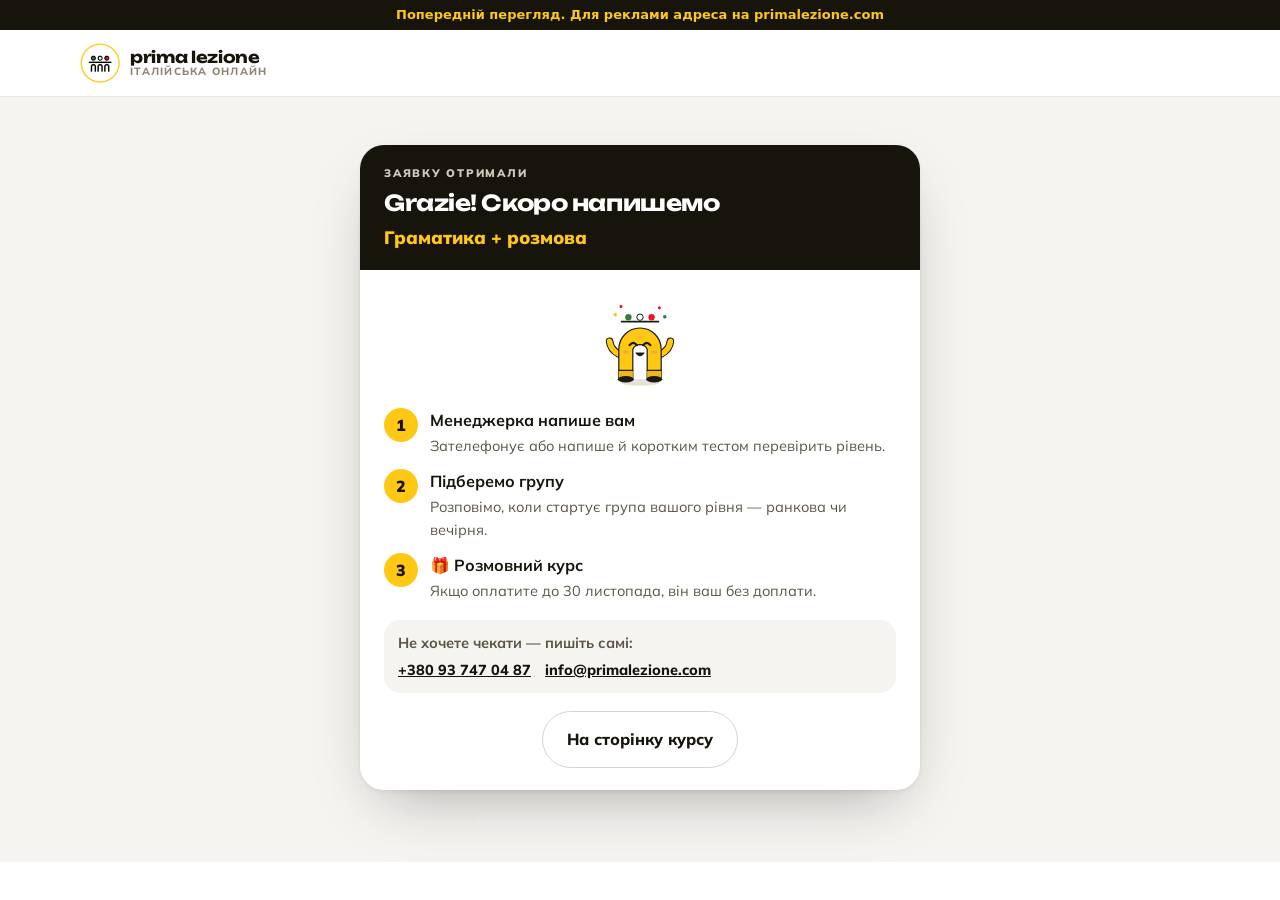
<file: hrupovyi-kurs/dyakuyemo/index.html>
<!doctype html>
<html lang="uk">
<head>
<script>
var META_PIXEL_ID = ""; // ID пікселя Meta (порожньо — нічого не надсилаємо)
var GA4_ID = ""; // ID потоку GA4, G-… (порожньо — нічого не надсилаємо)
</script>
<meta charset="utf-8">
<meta name="viewport" content="width=device-width, initial-scale=1, viewport-fit=cover">
<title>Дякуємо за заявку — Prima Lezione</title>
<meta name="description" content="Груповий курс італійської за 9 980 грн і розмовна практика в подарунок: економія 5 000 грн. Рівні A1–B2, 3 місяці, група 5–6 людей. Акція листопада.">
<meta name="robots" content="noindex">
<meta name="theme-color" content="#ffc815">
<link rel="icon" href="../img/logo.png">
<link rel="preconnect" href="https://fonts.googleapis.com">
<link rel="preconnect" href="https://fonts.gstatic.com" crossorigin>
<link href="https://fonts.googleapis.com/css2?family=Mulish:wght@400;600;700;800;900&family=Unbounded:wght@500;700;800&display=swap" rel="stylesheet">
<link rel="stylesheet" href="../style.css">
<script>
var CONTENT_NAME = "hrupovyi-kurs";
window.dataLayer = window.dataLayer || [];
if (META_PIXEL_ID) {
  !function(f,b,e,v,n,t,s){if(f.fbq)return;n=f.fbq=function(){n.callMethod?n.callMethod.apply(n,arguments):n.queue.push(arguments)};if(!f._fbq)f._fbq=n;n.push=n;n.loaded=!0;n.version='2.0';n.queue=[];t=b.createElement(e);t.async=!0;t.src=v;s=b.getElementsByTagName(e)[0];s.parentNode.insertBefore(t,s)}(window,document,'script','https://connect.facebook.net/en_US/fbevents.js');
  fbq('init', META_PIXEL_ID);
  fbq('track', 'PageView', { content_name: CONTENT_NAME });
}
if (GA4_ID) {
  var gaScript = document.createElement('script');
  gaScript.async = true;
  gaScript.src = 'https://www.googletagmanager.com/gtag/js?id=' + encodeURIComponent(GA4_ID);
  document.head.appendChild(gaScript);
  window.gtag = function () { dataLayer.push(arguments); };
  gtag('js', new Date());
  gtag('config', GA4_ID, { content_name: CONTENT_NAME });
}
</script>
</head>
<body class="thanks-page"><div style="background:#17140c;color:#ffc815;font:700 13px/1.4 system-ui,sans-serif;text-align:center;padding:6px 12px">Попередній перегляд. Для реклами адреса на primalezione.com</div>
<header class="top">
  <div class="wrap">
    <a class="brand" href="../" aria-label="Prima Lezione — на сторінку курсу">
      <img src="../img/logo.png" alt="" width="40" height="40">
      <b>prima lezione<span>італійська онлайн</span></b>
    </a>
  </div>
</header>
<main class="th-page">
  <div class="wrap">
    <article class="th-card">
      <div class="co-head">
        <span class="kind">Заявку отримали</span>
        <h1 style="font:inherit;margin:0"><b>Grazie! Скоро напишемо</b></h1>
        <span class="pr" id="th-what">Граматика + розмова</span>
      </div>
      <div class="co-body th-body">
        <img class="th-nino" src="../img/nino_bravo.svg" alt="" width="96" height="108">
        <ol class="th-steps">
          <li><b>Менеджерка напише вам</b><span>Зателефонує або напише й коротким тестом перевірить рівень.</span></li>
          <li><b>Підберемо групу</b><span>Розповімо, коли стартує група вашого рівня — ранкова чи вечірня.</span></li>
          <li><b>🎁 Розмовний курс</b><span>Якщо оплатите до 30 листопада, він ваш без доплати.</span></li>
        </ol>
        <div class="th-contacts">
          <span>Не хочете чекати — пишіть самі:</span>
          <a href="tel:+380937470487">+380 93 747 04 87</a><a href="mailto:info@primalezione.com">info@primalezione.com</a>
        </div>
        <a class="btn ghost th-back" href="../">На сторінку курсу</a>
      </div>
    </article>
  </div>
</main>
<script>
(function () {
  var lead = null;
  try { lead = JSON.parse(sessionStorage.getItem("pl_lead")); sessionStorage.removeItem("pl_lead"); } catch (e) {}
  if (!lead) return; // прямий захід або оновлення сторінки: Lead не рахуємо
  document.getElementById("th-what").textContent = lead.name + " · " + (lead.level === "не знаю" ? "рівень визначимо" : lead.level) + " · " + lead.time + " група";
  window.dataLayer.push({ event: "Lead", content_name: CONTENT_NAME });
  if (window.fbq) fbq("track", "Lead", { content_name: CONTENT_NAME });
  if (window.gtag) gtag("event", "generate_lead", { content_name: CONTENT_NAME });
})();
</script>
</body>
</html>
</file>
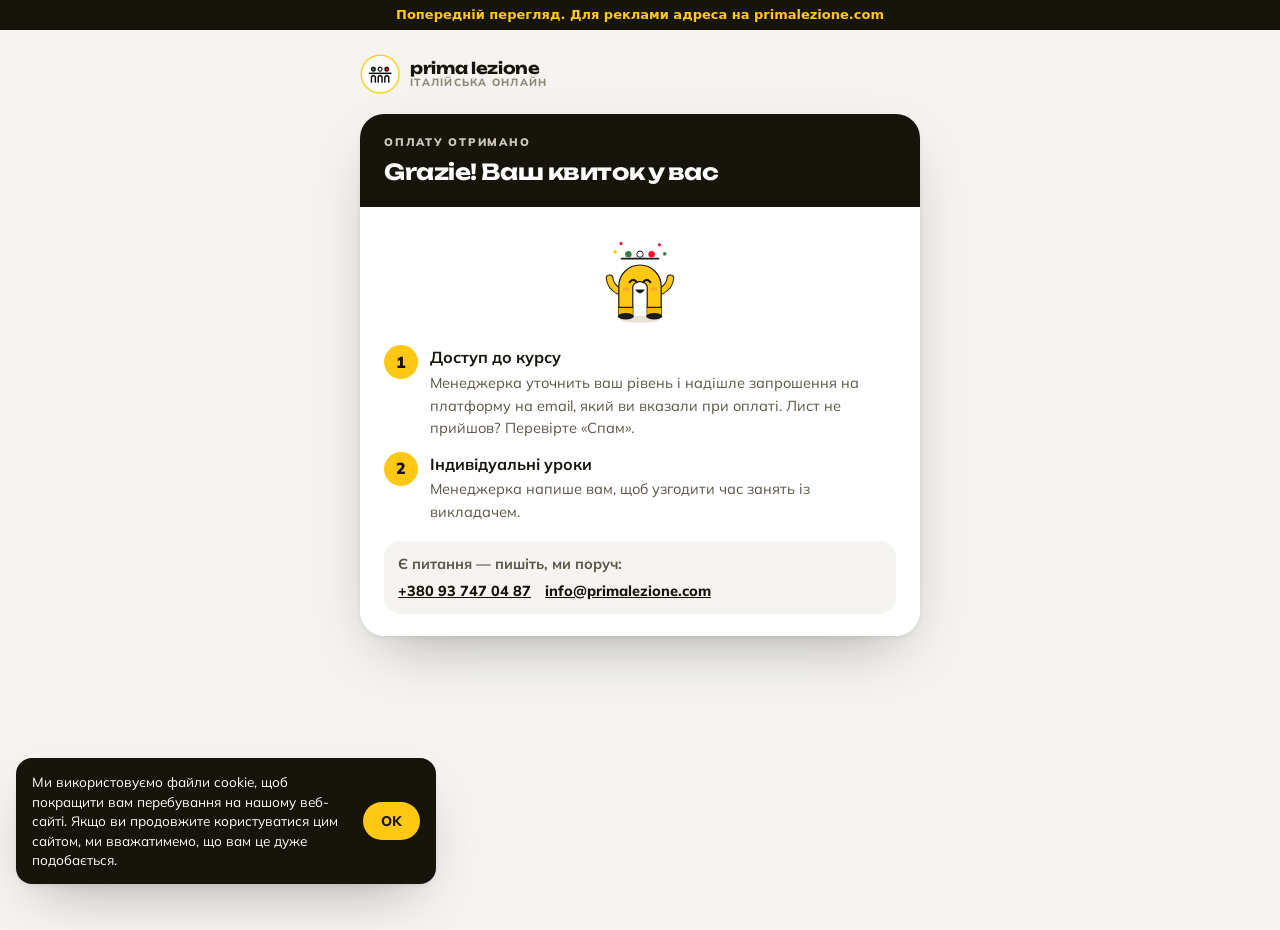
<file: interaktyvnyi-kurs/dyakuyemo/index.html>
<!doctype html>
<html lang="uk">
<head>
<meta charset="utf-8">
<meta name="viewport" content="width=device-width, initial-scale=1, viewport-fit=cover">
<title>Дякуємо! Prima Lezione</title>
<meta name="robots" content="noindex, nofollow">
<link rel="icon" href="../assets/logo.png">
<link rel="preconnect" href="https://fonts.googleapis.com">
<link rel="preconnect" href="https://fonts.gstatic.com" crossorigin>
<link href="https://fonts.googleapis.com/css2?family=Mulish:wght@400;600;700;800;900&family=Unbounded:wght@500;700;800&display=swap" rel="stylesheet">
<link rel="stylesheet" href="../assets/style.css">
<script src="../assets/analytics.js"></script>
</head>
<body><div style="background:#17140c;color:#ffc815;font:700 13px/1.4 system-ui,sans-serif;text-align:center;padding:6px 12px">Попередній перегляд. Для реклами адреса на primalezione.com</div>
<main class="th-page">
  <div class="th-top"><a class="brand" href="../"><img src="../assets/logo.png" alt="" width="40" height="40"><b>prima lezione<span>італійська онлайн</span></b></a></div>
  <div class="th-card">
    <div class="co-head">
      <span class="kind">Оплату отримано</span>
      <b>Grazie! Ваш квиток у вас</b>
      <span class="pr" id="th-what" hidden></span>
    </div>
    <div class="co-body th-body">
      <img class="th-nino" src="../assets/nino_bravo.svg" alt="" width="96" height="108">
      <ol class="th-steps">
        <li><b>Доступ до курсу</b><span>Менеджерка уточнить ваш рівень і надішле запрошення на платформу на email, який ви вказали при оплаті. Лист не прийшов? Перевірте «Спам».</span></li>
        <li><b>Індивідуальні уроки</b><span>Менеджерка напише вам, щоб узгодити час занять із викладачем.</span></li>
        <li id="th-challenge" hidden><b>Виклик «Поверніть 50%»</b><span>90 днів рахуються з дня, коли відкриється доступ. Пройдіть усі уроки й підсумковий тест на 80%+.</span></li>
      </ol>
      <div class="th-contacts">
        <span>Є питання — пишіть, ми поруч:</span>
        <a href="tel:+380937470487">+380 93 747 04 87</a><a href="mailto:info@primalezione.com">info@primalezione.com</a>
      </div>
    </div>
  </div>
</main>
<script>
(function () {
  window.plFirePurchase();
  const o = window.plReadOrder();
  if (!o) return;
  const what = document.getElementById("th-what");
  what.textContent = o.tariff;
  what.hidden = false;
  document.getElementById("th-challenge").hidden = o.tariff !== "«Самостійний»";
})();
</script>
<script src="../assets/cookie.js"></script>
</body>
</html>
</file>
<file: hrupovyi-kurs/style.css>
:root {
  color-scheme: light;
  --paper: #fff; --sunk: #f5f4f1;
  --ink: #17140c; --ink2: #5c5546; --ink3: #8f8676;
  --line: #ebe8e1; --line2: #d9d4ca;
  --giallo: #ffc815; --giallo-ink: #7a5c00; --giallo-soft: #fff4cc; --giallo-deep: #f2b70b;
  --antracite: #585858; --grigio-chiaro: #e5e5e5; --grigio: #c4c4c4; --sabbia: #e0cfaf;
  --verde: #377d3f; --verde-soft: #e2efe3;
  
  --a1: #ffc815; --a2: #9fd8a6; --b1: #ff9f8f; --b2: #9cc4ee;
  --rosso: #f90f2a;
  --action: #1f1c16; --action-ink: #fff;
  --shadow-m: 0 1px 2px rgba(23,20,12,.06), 0 10px 26px -14px rgba(23,20,12,.3);
  --shadow-l: 0 2px 4px rgba(23,20,12,.06), 0 24px 60px -24px rgba(23,20,12,.38);
  --r-s: 10px; --r-m: 16px; --r-l: 24px;
  --display: "Unbounded", "Mulish", system-ui, sans-serif;
  --ui: "Mulish", system-ui, -apple-system, "Segoe UI", sans-serif;
}
* { box-sizing: border-box; }
[hidden] { display: none !important; }
html { scroll-behavior: smooth; }
@media (prefers-reduced-motion: reduce) { html { scroll-behavior: auto; } * { animation: none !important; transition: none !important; } }
body { margin: 0; background: var(--paper); color: var(--ink); font-family: var(--ui); font-size: 16px; line-height: 1.55; -webkit-font-smoothing: antialiased; }
body::before { content: ""; position: fixed; inset: 0 0 auto; height: env(safe-area-inset-top, 0px); z-index: 40; background: var(--paper); }
img { max-width: 100%; display: block; }
a { color: inherit; }
button { font: inherit; color: inherit; cursor: pointer; border: 0; background: none; }
h1, h2, h3 { margin: 0; line-height: 1.16; text-wrap: balance; }
h1, h2 { font-family: var(--display); letter-spacing: -.03em; font-weight: 700; }
h1 { font-size: clamp(27px, 3.7vw, 43px); }
h2 { font-size: clamp(23px, 3.2vw, 36px); }
h3 { font-size: 18px; font-weight: 800; }
p { margin: 0; }
ul { margin: 0; padding: 0; list-style: none; }
s { text-decoration-thickness: 2px; text-decoration-color: var(--rosso); }
:focus-visible { outline: 3px solid #5e8bb7; outline-offset: 2px; }
.wrap { max-width: 1160px; margin: 0 auto; padding-left: max(20px, env(safe-area-inset-left, 0px)); padding-right: max(20px, env(safe-area-inset-right, 0px)); }
.wrap > * { min-width: 0; }
section { padding-block: 88px; scroll-margin-top: 60px; }
.sec-head { max-width: 720px; display: grid; gap: 14px; margin-bottom: 40px; }
.lead { font-size: 18px; color: var(--ink2); max-width: 62ch; }
.eyebrow { font-size: 12px; font-weight: 800; letter-spacing: .12em; text-transform: uppercase; color: var(--ink3); }

.num { font-family: var(--ui); font-weight: 900; letter-spacing: -.01em; font-size: 1.06em; }
.lvn { white-space: nowrap; }
mark { background: linear-gradient(var(--giallo), var(--giallo)) 0 88% / 100% 36% no-repeat; -webkit-box-decoration-break: clone; box-decoration-break: clone; color: inherit; padding: 0 .04em; animation: marker 1s .5s cubic-bezier(.6,0,.2,1) backwards; }
@keyframes marker { from { background-size: 0 36%; } }


.btn { display: inline-flex; align-items: center; justify-content: center; gap: 10px; padding: 15px 24px; border-radius: 999px; font-weight: 800; font-size: 16px; text-decoration: none; transition: transform .12s, box-shadow .12s; }
.btn:hover { box-shadow: var(--shadow-m); transform: translateY(-1px); }
.btn:active { transform: translateY(1px); }
.btn.primary { background: var(--action); color: var(--action-ink); }
.btn.yellow { background: var(--giallo); color: var(--ink); }
.btn .tk { width: 22px; height: 15px; border-radius: 3px; background: currentColor; -webkit-mask: radial-gradient(circle at 0 50%, transparent 3.5px, #000 4px) left/51% 100% no-repeat, radial-gradient(circle at 100% 50%, transparent 3.5px, #000 4px) right/51% 100% no-repeat; mask: radial-gradient(circle at 0 50%, transparent 3.5px, #000 4px) left/51% 100% no-repeat, radial-gradient(circle at 100% 50%, transparent 3.5px, #000 4px) right/51% 100% no-repeat; }
.btn.primary .tk { background: var(--giallo); }

.btn .tk2 { position: relative; width: 26px; height: 17px; flex: none; }
.btn .tk2 .tk { position: absolute; }
.btn .tk2 .tk:first-child { left: 4px; top: -1px; rotate: 12deg; opacity: .55; }
.btn .tk2 .tk:last-child { left: 0; top: 2px; }
.dots { display: inline-flex; gap: 6px; align-items: center; }
.dots i { width: 10px; height: 10px; border-radius: 50%; }
.dots i:nth-child(1) { background: var(--verde); }
.dots i:nth-child(2) { background: var(--paper); box-shadow: inset 0 0 0 2px var(--ink); }
.dots i:nth-child(3) { background: var(--rosso); }




header.top { position: sticky; top: env(safe-area-inset-top, 0px); z-index: 30; background: rgba(255,255,255,.94); backdrop-filter: blur(10px); border-bottom: 1px solid var(--line); }
.top .wrap { display: flex; align-items: center; gap: 16px; height: 66px; }
.brand { display: flex; align-items: center; gap: 10px; text-decoration: none; }
.brand img { width: 40px; height: 40px; }
.brand b { font-family: var(--display); font-size: 16px; letter-spacing: -.02em; line-height: 1.05; }
.brand b span { display: block; font-family: var(--ui); font-size: 10.5px; letter-spacing: .12em; text-transform: uppercase; color: var(--ink3); font-weight: 800; }
.top .bf { margin-left: auto; font-weight: 800; font-size: 14px; color: var(--ink2); display: flex; align-items: center; gap: 8px; }
.top .bf i { width: 8px; height: 8px; border-radius: 50%; background: var(--rosso); animation: blink 1.6s infinite; }
@keyframes blink { 50% { opacity: .25; } }
.top .btn { padding: 10px 18px; font-size: 14px; }


.hero { padding-block: 60px 0; overflow: hidden; }
.hero .wrap { display: grid; grid-template-columns: 1.12fr .88fr; gap: 40px; align-items: center; }
.hero .copy { display: grid; gap: 22px; padding-bottom: 64px; justify-items: start; }
.hero .sub { font-size: 18.5px; color: var(--ink2); max-width: 58ch; }
.theses { display: grid; gap: 10px; }
.theses li { display: flex; gap: 12px; align-items: baseline; font-weight: 700; font-size: 16.5px; }
.theses li::before { content: ""; flex: none; width: 10px; height: 10px; border-radius: 50%; background: var(--giallo); box-shadow: 0 0 0 4px var(--giallo-soft); translate: 0 -1px; }

.hero .art { position: relative; align-self: end; height: 520px; }
.hero .disc { position: absolute; right: -70px; top: -10px; width: 300px; height: 300px; border-radius: 50%; background: var(--giallo); }
.hero .arch { position: absolute; left: 44px; right: 20px; top: 30px; bottom: 0; border-radius: 999px 999px 0 0; overflow: hidden; background: var(--sabbia); box-shadow: var(--shadow-l); }
.hero .arch img { width: 100%; height: 100%; object-fit: cover; object-position: 50% 60%; }
.hero .nino { position: absolute; left: -6px; bottom: -4px; width: 150px; height: auto; }

.hero .ticket-art { position: absolute; right: -14px; top: 214px; rotate: 6deg; width: 236px; background: var(--paper); border-radius: 14px; box-shadow: var(--shadow-l); display: grid; grid-template-columns: 1fr 60px; overflow: hidden; animation: float 5s ease-in-out infinite; }
.hero .ticket-art.gift { top: 120px; right: 26px; rotate: -8deg; background: var(--giallo-soft); animation-delay: -2.5s; }
@keyframes float { 50% { translate: 0 -8px; } }
.ticket-art .main { padding: 14px 14px 12px; display: grid; gap: 6px; border-right: 2px dashed var(--line2); }
.ticket-art.gift .main { border-right-color: var(--giallo-deep); }
.ticket-art .main small { font-size: 10px; font-weight: 900; letter-spacing: .14em; color: var(--ink3); }
.ticket-art .main b { font-family: var(--display); font-size: 17px; letter-spacing: -.02em; }
.ticket-art .lv { display: flex; gap: 4px; }
.ticket-art .lv span { font-size: 11px; font-weight: 900; padding: 2px 7px; border-radius: 5px; background: var(--a1); }
.ticket-art .lv span:nth-child(2) { background: var(--a2); }
.ticket-art .lv span:nth-child(3) { background: var(--b1); }
.ticket-art .lv span:nth-child(4) { background: var(--b2); }
.ticket-art .stub { background: var(--ink); color: var(--giallo); display: flex; align-items: center; justify-content: center; font-family: var(--ui); font-weight: 900; font-size: 18px; writing-mode: vertical-rl; rotate: 180deg; letter-spacing: .02em; white-space: nowrap; }
.ticket-art.gift .stub { background: var(--giallo); color: var(--ink); font-family: var(--display); font-weight: 800; font-size: 14px; letter-spacing: .08em; }
.hero .bubble { position: absolute; left: 0; top: 96px; background: var(--paper); border-radius: 18px; padding: 10px 14px; box-shadow: var(--shadow-m); font-weight: 800; font-size: 14px; z-index: 2; }
.hero .bubble small { display: block; font-weight: 600; color: var(--ink3); font-size: 12px; }


.math { background: var(--giallo); position: relative; overflow: hidden; }
.eq { display: grid; grid-template-columns: 1fr auto 1fr auto 1.15fr; gap: 14px; align-items: stretch; }
.eq-op { align-self: center; font-family: var(--ui); font-weight: 900; font-size: 44px; line-height: 1; width: 52px; height: 52px; border-radius: 50%; background: var(--paper); display: grid; place-items: center; box-shadow: var(--shadow-m); }
.eq-card { background: var(--paper); border-radius: var(--r-l); padding: 22px 22px 20px; display: grid; gap: 6px; align-content: start; box-shadow: var(--shadow-m); position: relative; }
.eq-card .kind { font-size: 11px; font-weight: 900; letter-spacing: .14em; text-transform: uppercase; color: var(--ink3); }
.eq-card h3 { font-family: var(--display); font-weight: 700; font-size: 19px; letter-spacing: -.02em; }
.eq-card p { color: var(--ink2); font-size: 15px; }
.eq-card .pr { margin-top: 10px; font-family: var(--display); font-weight: 800; font-size: 30px; letter-spacing: -.03em; display: flex; flex-wrap: wrap; align-items: baseline; gap: 4px 10px; }
.eq-card .pr small { font-size: .5em; font-weight: 700; }
.eq-card .pr s { font-size: .8em; color: var(--ink3); font-weight: 700; text-decoration-thickness: 3px; }
.eq-card.gift { background: var(--giallo-soft); box-shadow: inset 0 0 0 2px var(--ink); }
.eq-card.gift .tag { position: absolute; top: -12px; right: 16px; background: var(--ink); color: var(--giallo); font-weight: 900; font-size: 12px; letter-spacing: .06em; text-transform: uppercase; padding: 4px 10px; border-radius: 6px; }
.eq-card.total { background: var(--ink); color: #fff; }
.eq-card.total .kind { color: #cfc9bb; }
.eq-card.total .pr { font-size: 38px; color: var(--giallo); }
.eq-card.total .pr s { color: #bdb6a6; text-decoration-color: var(--rosso); }
.save { margin-top: 22px; display: flex; align-items: center; gap: 18px; flex-wrap: wrap; background: var(--paper); border-radius: var(--r-l); padding: 16px 22px; box-shadow: var(--shadow-l); }
.save img { width: 64px; height: auto; flex: none; }
.save .big { font-family: var(--display); font-weight: 800; font-size: clamp(32px, 4.4vw, 48px); letter-spacing: -.04em; line-height: 1; white-space: nowrap; }
.save .big small { font-size: .42em; letter-spacing: 0; }
.save p { font-weight: 700; color: var(--ink2); max-width: 46ch; }
.save .btn { margin-left: auto; }


.concept .wrap { display: grid; grid-template-columns: 1fr 1fr; gap: 48px; align-items: center; }
.fits-intro { font-weight: 800; color: var(--ink3); font-size: 14px; letter-spacing: .06em; text-transform: uppercase; margin-bottom: 14px; }
.fits { display: grid; gap: 12px; }
.fit { display: flex; gap: 16px; align-items: center; padding: 18px 20px; border-radius: var(--r-m); background: var(--sunk); font-weight: 800; font-size: 17px; }
.fit .ic { flex: none; width: 46px; height: 46px; border-radius: 50%; background: var(--giallo); display: grid; place-items: center; }
.fit .ic svg { width: 22px; height: 22px; }
.nozub { margin-top: 24px; display: inline-flex; align-items: center; gap: 12px; padding: 12px 18px; border: 2px solid var(--ink); border-radius: 999px; font-weight: 900; }
.nozub svg { flex: none; }
.concept-photo { margin-top: 26px; border-radius: var(--r-l); overflow: hidden; aspect-ratio: 16/9; max-width: 100%; }
.concept-photo img { width: 100%; height: 100%; object-fit: cover; }


.inc { background: var(--sunk); }
.inc-grid { display: grid; grid-template-columns: 1.1fr .9fr; gap: 20px; align-items: stretch; }
.inc-card { background: var(--paper); border-radius: var(--r-l); padding: 26px 26px 24px; display: grid; gap: 18px; align-content: start; box-shadow: var(--shadow-m); position: relative; }
.inc-card.gift { background: var(--giallo-soft); box-shadow: inset 0 0 0 2px var(--ink); }
.inc-card .kind { font-size: 11px; font-weight: 900; letter-spacing: .16em; text-transform: uppercase; color: var(--ink3); display: flex; justify-content: space-between; gap: 10px; align-items: center; flex-wrap: wrap; }
.inc-card .kind .hit { background: var(--ink); color: var(--giallo); letter-spacing: .06em; padding: 4px 10px; border-radius: 6px; }
.inc-card h3 { font-family: var(--display); font-weight: 700; font-size: 24px; letter-spacing: -.03em; margin-top: -8px; }
.stats { display: grid; grid-template-columns: repeat(4, 1fr); gap: 8px; }
.inc-card.gift .stats { grid-template-columns: repeat(3, 1fr); }
.stat { background: var(--sunk); border-radius: var(--r-m); padding: 12px 12px 10px; display: grid; gap: 2px; align-content: start; }
.inc-card.gift .stat { background: var(--paper); }
.stat b { font-family: var(--ui); font-weight: 900; font-size: 26px; line-height: 1.05; letter-spacing: -.02em; }
.stat span { font-size: 13px; font-weight: 700; color: var(--ink2); line-height: 1.3; }
.inc-list { display: grid; gap: 10px; }
.inc-list li { display: flex; gap: 12px; font-size: 15.5px; }
.inc-list li::before { content: ""; flex: none; width: 9px; height: 9px; border-radius: 50%; background: var(--giallo-deep); margin-top: 7px; }
.inc-card .price-line { border-top: 2px dashed var(--line2); padding-top: 14px; font-weight: 800; display: flex; justify-content: space-between; gap: 10px; flex-wrap: wrap; align-items: baseline; }
.inc-card.gift .price-line { border-color: var(--giallo-deep); }
.inc-card .price-line b { font-size: 22px; font-weight: 900; }
.inc-card .price-line s { color: var(--ink3); font-weight: 700; margin-right: 6px; }


.levels { display: flex; flex-wrap: wrap; gap: 10px; margin-bottom: 28px; }
.levels button { display: flex; align-items: center; gap: 10px; padding: 8px 18px 8px 8px; border-radius: 999px; border: 2px solid transparent; background: var(--sunk); font-weight: 800; }
.levels button span { font-family: var(--display); font-weight: 800; min-width: 44px; height: 30px; padding: 0 8px; border-radius: 999px; display: flex; align-items: center; justify-content: center; font-size: 14px; }
.levels button[data-l="A1"] span { background: var(--a1); }
.levels button[data-l="A2"] span { background: var(--a2); }
.levels button[data-l="B1"] span { background: var(--b1); }
.levels button[data-l="B2"] span { background: var(--b2); }
.levels button[data-l="A1"][aria-pressed="true"] { background: #fff7d6; }
.levels button[data-l="A2"][aria-pressed="true"] { background: #eaf7ec; }
.levels button[data-l="B1"][aria-pressed="true"] { background: #ffedea; }
.levels button[data-l="B2"][aria-pressed="true"] { background: #eaf3fc; }
.levels button[aria-pressed="true"] { border-color: var(--ink); background: var(--paper); box-shadow: var(--shadow-m); }
.lv-panel { --lv: var(--a1); background: var(--paper); border: 1px solid var(--line); border-radius: var(--r-l); padding: 26px; margin-bottom: 30px; display: grid; gap: 22px; box-shadow: var(--shadow-m); }
.lv-panel[data-l="A2"] { --lv: var(--a2); }
.lv-panel[data-l="B1"] { --lv: var(--b1); }
.lv-panel[data-l="B2"] { --lv: var(--b2); }
.lv-panel { border-top: 6px solid var(--lv); transition: border-color .2s; }
.lv-intro { display: flex; gap: 18px; align-items: center; }
.lv-intro > div { display: grid; gap: 4px; min-width: 0; }
.lv-intro b { font-size: 19px; font-weight: 900; }
.lv-intro p { color: var(--ink2); }
.lv-tag { flex: none; width: 64px; height: 64px; border-radius: 50%; background: var(--lv); display: grid; place-items: center; font-family: var(--display); font-weight: 800; font-size: 20px; transition: background .2s; }
.lv-cols { display: grid; grid-template-columns: 1.4fr 1fr; gap: 28px; }
.lv-cols > div { min-width: 0; }
.lv-h { font-size: 12px; font-weight: 900; letter-spacing: .12em; text-transform: uppercase; color: var(--ink3); margin-bottom: 10px; }
.lv-topics { display: flex; flex-wrap: wrap; gap: 8px; }
.lv-topics li { padding: 7px 14px; border-radius: 999px; background: var(--sunk); font-weight: 700; font-size: 14.5px; }
.lv-gram { display: grid; gap: 8px; }
.lv-gram li { display: flex; gap: 10px; align-items: baseline; font-weight: 700; font-size: 15px; }
.lv-gram li::before { content: ""; flex: none; width: 8px; height: 8px; border-radius: 50%; background: var(--lv); box-shadow: 0 0 0 1.5px var(--ink); translate: 0 -1px; }
@media (max-width: 760px) { .lv-cols { grid-template-columns: 1fr; gap: 20px; } .lv-panel { padding: 20px; } .lv-tag { width: 52px; height: 52px; font-size: 17px; } }
.cta-row { margin-top: 34px; display: flex; flex-wrap: wrap; gap: 16px; align-items: center; }


.mechanics { background: var(--sunk); }
.mech-grid { display: grid; grid-template-columns: repeat(3, 1fr); gap: 18px; }

.mech { border: 1px solid var(--line); border-radius: var(--r-l); overflow: hidden; display: grid; grid-template-rows: 300px auto; color: inherit; text-decoration: none; background: var(--paper); transition: transform .15s, box-shadow .15s; }
a.mech:hover, article.mech:hover { transform: translateY(-2px); box-shadow: var(--shadow-m); }
.mech .viz { background: #ece9e2; padding: 22px 22px 0; overflow: hidden; display: flex; align-items: flex-start; justify-content: center; }
.mech .shot { width: 100%; height: auto; border-radius: 12px 12px 0 0; box-shadow: var(--shadow-m); background: var(--paper); }
.mech .cap { padding: 18px 22px 20px; display: grid; gap: 4px; }
.mech .cap h3 { font-family: var(--display); font-weight: 700; font-size: 20px; letter-spacing: -.02em; }
.mech .cap p { color: var(--ink2); font-size: 15px; }

.try { margin-top: 28px; display: grid; grid-template-columns: .9fr 1.1fr; border: 2px solid var(--ink); border-radius: var(--r-l); overflow: hidden; background: var(--paper); }
.try-rule { background: #faf6ee; padding: 28px; display: grid; gap: 10px; align-content: start; }
.try-rule h3 { font-family: var(--display); font-weight: 800; font-size: 30px; letter-spacing: -.03em; }
.try-rule > p { color: var(--ink2); }
.try-boxes { display: grid; gap: 10px; margin-top: 8px; }
.try-boxes > div { background: var(--paper); border: 1px solid var(--line); border-radius: var(--r-m); padding: 12px 14px; display: flex; gap: 12px; align-items: center; }
.try-boxes p { font-size: 14.5px; color: var(--ink2); font-weight: 600; }
.pill { flex: none; font-weight: 900; font-size: 14px; padding: 6px 14px; border-radius: 999px; letter-spacing: .02em; }
.pill.y { background: var(--giallo); }
.pill.k { background: var(--ink); color: #fff; }
.try-q { padding: 28px; display: grid; align-content: center; min-height: 340px; }
.try-game { display: grid; gap: 14px; justify-items: start; }
.try-dots { display: flex; gap: 6px; }
.try-dots i { width: 28px; height: 6px; border-radius: 999px; background: var(--line); transition: background .2s; }
.try-dots i.ok { background: var(--verde); } .try-dots i.no { background: var(--rosso); } .try-dots i.now { background: var(--ink); }
.try-sent { font-family: var(--display); font-weight: 700; font-size: clamp(26px, 3.6vw, 38px); letter-spacing: -.02em; }
.try-sent .blank { display: inline-block; min-width: 2.6em; text-align: center; border-bottom: 3px solid var(--giallo-deep); color: var(--ink3); }
.try-sent .blank.ok { color: var(--verde); border-color: var(--verde); }
.try-sent .blank.no { color: var(--rosso); border-color: var(--rosso); }
.try-tr { color: var(--ink3); font-weight: 700; margin-top: -6px; }
.try-opts { display: flex; gap: 10px; flex-wrap: wrap; margin-top: 4px; }
.try-opt { min-width: 110px; padding: 12px 22px; border-radius: 999px; border: 2px solid var(--line2); background: var(--paper); font-weight: 900; font-size: 17px; transition: border-color .15s, background .15s, transform .1s; }
.try-opt:hover:not(:disabled) { border-color: var(--ink); transform: translateY(-1px); }
.try-opt:disabled { cursor: default; }
.try-opt.ok { background: var(--verde-soft); border-color: var(--verde); color: #2c6533; }
.try-opt.no { background: #fde5e8; border-color: var(--rosso); color: #c20c22; }
.try-fb { min-height: 1.6em; font-weight: 700; color: var(--ink2); }
.try-fb b { color: var(--verde); } .try-fb b.no { color: var(--rosso); }
.try-done { display: grid; gap: 10px; justify-items: center; text-align: center; }
.try-done img { width: 96px; height: auto; }
.try-done b { font-family: var(--display); font-weight: 800; font-size: 24px; letter-spacing: -.02em; }
.try-done p { color: var(--ink2); max-width: 40ch; }
.try-done-cta { display: flex; gap: 10px; flex-wrap: wrap; justify-content: center; margin-top: 6px; }
.btn.ghost { border: 1.5px solid var(--line2); background: var(--paper); }
@media (max-width: 760px) { .try { grid-template-columns: 1fr; } .try-rule, .try-q { padding: 22px 20px; } .try-q { min-height: 300px; } }
.mech-out { margin-top: 28px; display: flex; gap: 16px; align-items: center; background: var(--giallo-soft); border-radius: var(--r-l); padding: 20px 24px; font-size: 17px; font-weight: 700; }
.mech-out img { width: 56px; flex: none; }


.steps { margin: 0; padding: 0; list-style: none; display: grid; grid-template-columns: repeat(4, 1fr); gap: 16px; counter-reset: st; }
.step { counter-increment: st; border: 2px solid var(--ink); border-radius: var(--r-l); padding: 22px 22px 20px; display: grid; gap: 8px; align-content: start; position: relative; background: var(--paper); }
.step::before { content: counter(st); width: 40px; height: 40px; border-radius: 50%; background: var(--giallo); display: grid; place-items: center; font-family: var(--ui); font-weight: 900; font-size: 18px; margin-bottom: 6px; }
.step.gift { background: var(--giallo-soft); }
.step.gift::before { content: "🎁"; background: var(--ink); font-size: 18px; }
.step h3 { font-family: var(--display); font-weight: 700; font-size: 18px; letter-spacing: -.02em; }
.step p { color: var(--ink2); font-size: 15px; }


.tariffs { background: var(--sunk); }
.ticket { --notch: var(--sunk); position: relative; background: var(--paper); border-radius: var(--r-l); display: flex; flex-direction: column; box-shadow: var(--shadow-m); max-width: 880px; margin-inline: auto; }
.ticket .head { padding: 26px 30px 22px; display: grid; grid-template-columns: 1fr auto; gap: 8px 24px; align-items: end; }
.ticket .kind { grid-column: 1 / -1; font-size: 11px; font-weight: 900; letter-spacing: .16em; text-transform: uppercase; color: var(--ink3); display: flex; justify-content: space-between; align-items: center; gap: 10px; flex-wrap: wrap; }
.ticket h3 { font-family: var(--display); font-weight: 700; font-size: 26px; letter-spacing: -.03em; }
.ticket h3 small { display: block; font-family: var(--ui); font-size: 15px; letter-spacing: 0; font-weight: 700; color: var(--ink2); margin-top: 6px; }
.ticket .price { font-family: var(--display); font-weight: 800; font-size: 44px; letter-spacing: -.04em; font-variant-numeric: tabular-nums; text-align: right; line-height: 1.05; white-space: nowrap; }
.ticket .price small { font-size: .45em; font-weight: 700; }
.ticket .price s { display: block; font-size: .42em; color: var(--ink3); font-weight: 700; letter-spacing: -.01em; }
.ticket .perf { position: relative; height: 0; border-top: 2px dashed var(--line2); margin: 0 26px; }
.ticket .perf::before, .ticket .perf::after { content: ""; position: absolute; top: -15px; width: 28px; height: 28px; border-radius: 50%; background: var(--notch); }
.ticket .perf::before { left: -42px; } .ticket .perf::after { right: -42px; }
.ticket .body { padding: 22px 30px 28px; display: flex; flex-direction: column; gap: 22px; flex: 1; }
.ticket ul { display: grid; gap: 11px; align-content: start; }
.ticket li { display: flex; gap: 12px; font-size: 15.5px; }
.ticket li::before { content: ""; flex: none; width: 9px; height: 9px; border-radius: 50%; background: var(--giallo-deep); margin-top: 7px; }
.ticket .giftbox { background: var(--giallo-soft); border-radius: var(--r-m); padding: 16px 18px; }
.ticket .giftbox li::before { background: var(--ink); }
.ticket .buy-row { display: grid; grid-template-columns: 1fr; gap: 12px; justify-items: center; }
.ticket .btn.buy { width: 100%; padding-block: 18px; font-size: 17px; }
.ticket .ask-row { font-size: 15px; color: var(--ink2); text-align: center; }
.ticket .ask-row button { font-weight: 800; color: var(--ink); text-decoration: underline; text-decoration-color: var(--giallo-deep); text-decoration-thickness: 2px; text-underline-offset: 3px; }
.ticket .hit { background: var(--giallo); color: var(--ink); letter-spacing: .04em; padding: 4px 10px; border-radius: 6px; }
.ticket .pay-notes { display: flex; flex-wrap: wrap; gap: 6px 14px; justify-content: center; font-size: 13.5px; color: var(--ink3); font-weight: 700; text-align: center; }



.about .top-row { display: grid; grid-template-columns: 1fr auto; gap: 30px; align-items: end; margin-bottom: 34px; }
.about .years { font-family: var(--display); font-weight: 800; font-size: clamp(64px, 9vw, 110px); line-height: .9; letter-spacing: -.05em; display: flex; align-items: flex-start; gap: 10px; }
.about .years small { font-family: var(--ui); font-size: 14px; letter-spacing: 0; font-weight: 800; color: var(--ink3); line-height: 1.3; padding-top: 10px; }
.team { display: grid; grid-template-columns: repeat(4, 1fr); gap: 16px; margin-bottom: 18px; }
.face { background: var(--paper); border-radius: var(--r-l); padding: 20px 16px; display: grid; gap: 4px; justify-items: center; text-align: center; }
.face img { width: 112px; height: 112px; object-fit: contain; margin-bottom: 8px; }
.face b { font-size: 15.5px; }
.face span { font-size: 13.5px; color: var(--ink3); font-weight: 700; }
.reviews { display: grid; grid-template-columns: repeat(3, 1fr); gap: 16px; }

.quotes-h { margin: 34px 0 14px; font-size: 12px; font-weight: 900; letter-spacing: .12em; text-transform: uppercase; color: var(--ink3); }
.quotes { columns: 3 300px; column-gap: 16px; }
.quote { break-inside: avoid; margin: 0 0 16px; background: var(--paper); border-radius: var(--r-l); padding: 22px 22px 18px; display: grid; gap: 16px; }
.quote blockquote { margin: 0; font-size: 15.5px; line-height: 1.6; position: relative; padding-top: 22px; }
.quote blockquote::before { content: "“"; position: absolute; top: -14px; left: -2px; font-family: var(--display); font-size: 54px; line-height: 1; color: var(--giallo-deep); }
.quote figcaption { display: flex; align-items: center; gap: 10px; flex-wrap: wrap; }
.quote .qa { width: 34px; height: 34px; border-radius: 50%; background: var(--giallo); display: grid; place-items: center; font-weight: 900; font-size: 14px; }
.quote b { font-size: 15px; }
.quote .qt { margin-left: auto; font-size: 12px; font-weight: 800; color: var(--ink2); background: var(--sunk); border-radius: 999px; padding: 3px 10px; }

.yt { position: relative; display: block; border-radius: var(--r-m); overflow: hidden; aspect-ratio: 16/9; max-width: 100%; background: var(--antracite); text-decoration: none; box-shadow: var(--shadow-m); transition: transform .15s, box-shadow .15s; }
.yt:hover { transform: translateY(-2px); box-shadow: var(--shadow-l); }
.yt img { width: 100%; height: 100%; object-fit: cover; }
.yt::after { content: ""; position: absolute; inset: 0; background: linear-gradient(transparent 55%, rgba(23,20,12,.6)); }
.yt .play { position: absolute; z-index: 1; left: 14px; bottom: 12px; width: 40px; height: 40px; border-radius: 50%; background: var(--giallo); display: grid; place-items: center; }
.yt .play::before { content: ""; border-left: 13px solid var(--ink); border-top: 8px solid transparent; border-bottom: 8px solid transparent; margin-left: 3px; }
.yt .who { position: absolute; z-index: 1; left: 62px; bottom: 20px; color: #fff; font-weight: 900; font-size: 15px; }


.faq-wrap { display: grid; grid-template-columns: .8fr 1.2fr; gap: 40px; align-items: start; }
.faq { display: grid; gap: 10px; }
.faq details { border: 1px solid var(--line); border-radius: var(--r-m); padding: 18px 20px; background: var(--paper); }
.faq details[open] { border-color: var(--ink); }
.faq summary { font-weight: 800; font-size: 17px; cursor: pointer; list-style: none; display: flex; justify-content: space-between; gap: 14px; }
.faq summary::-webkit-details-marker { display: none; }
.faq summary::after { content: "+"; font-size: 22px; line-height: 1; flex: none; }
.faq details[open] summary::after { content: "–"; }
.faq details p { margin-top: 10px; color: var(--ink2); }
.faq details.gift-q { background: var(--giallo-soft); border-color: transparent; }
.faq details.gift-q[open] { border-color: var(--ink); }

footer { background: var(--antracite); color: #e7e2d6; padding-block: 44px; font-size: 14px; }
footer .wrap { display: flex; justify-content: space-between; gap: 20px; flex-wrap: wrap; align-items: center; }
footer .brand b { color: #fff; }
footer .brand b span { color: #cfc9bb; }


dialog.checkout { border: 0; padding: 0; border-radius: var(--r-l); width: min(480px, calc(100% - 32px)); max-height: calc(100% - 32px); background: var(--paper); color: var(--ink); box-shadow: var(--shadow-l); overflow: auto; }
dialog.checkout::backdrop { background: rgba(23,20,12,.55); backdrop-filter: blur(3px); }
.co-head { background: var(--ink); color: #fff; padding: 20px 56px 18px 24px; position: relative; display: grid; gap: 4px; }
.co-head .kind { font-size: 11px; font-weight: 900; letter-spacing: .16em; text-transform: uppercase; color: #cfc9bb; }
.co-head b { font-family: var(--display); font-weight: 700; font-size: 22px; letter-spacing: -.02em; }
.co-head .pr { color: var(--giallo); font-weight: 900; font-size: 18px; }
.co-head .pr s { color: #bdb6a6; font-weight: 800; font-size: 18px; margin-right: 8px; text-decoration-thickness: 3px; }
.co-head::after { content: ""; position: absolute; left: 0; right: 0; bottom: -7px; height: 14px; background: radial-gradient(circle at 7px 0, var(--ink) 6px, transparent 6.5px) 0 0/14px 14px repeat-x; }
.co-close { position: absolute; top: 14px; right: 14px; width: 34px; height: 34px; border-radius: 50%; background: rgba(255,255,255,.12); color: #fff; font-size: 20px; line-height: 1; display: grid; place-items: center; }
.co-body { padding: 26px 24px 22px; display: grid; gap: 16px; }
.co-body .field { display: grid; gap: 6px; }
.co-body label, .co-body .lbl { font-weight: 800; font-size: 14px; }
.co-body input[type=text], .co-body input[type=tel], .co-body input[type=email] { padding: 12px 14px; border-radius: 12px; border: 1.5px solid var(--line2); background: var(--paper); font: inherit; color: inherit; width: 100%; }
.co-body input:focus { outline: none; border-color: var(--ink); }
.co-body input:user-invalid { border-color: var(--rosso); }
.co-lv, .co-ch, .co-tm { display: flex; gap: 8px; flex-wrap: wrap; }
.co-lv label, .co-ch label, .co-tm label { cursor: pointer; }
.co-lv input, .co-ch input, .co-tm input { position: absolute; opacity: 0; pointer-events: none; }
.co-lv span { display: block; font-family: var(--display); font-weight: 800; font-size: 14px; padding: 7px 16px; border-radius: 999px; border: 2px solid transparent; }
.co-lv label:nth-child(1) span { background: var(--a1); }
.co-lv label:nth-child(2) span { background: var(--a2); }
.co-lv label:nth-child(3) span { background: var(--b1); }
.co-lv label:nth-child(4) span { background: var(--b2); }
.co-lv label:nth-child(5) span { font-family: var(--ui); font-weight: 800; border: 1.5px dashed var(--line2); }
.co-lv input:checked + span { border-color: var(--ink); box-shadow: var(--shadow-m); }
.co-ch span, .co-tm span { display: block; font-weight: 800; font-size: 14px; padding: 7px 14px; border-radius: 999px; border: 1.5px solid var(--line2); }
.co-ch input:checked + span, .co-tm input:checked + span { border-color: var(--ink); background: var(--sunk); }
.co-lv input:focus-visible + span, .co-ch input:focus-visible + span, .co-tm input:focus-visible + span { outline: 3px solid #5e8bb7; outline-offset: 2px; }
.co-hint { font-size: 13px; color: var(--ink3); font-weight: 700; }
.co-gift { display: flex; gap: 12px; align-items: center; background: var(--giallo-soft); border-radius: 12px; padding: 10px 14px; font-weight: 700; font-size: 14.5px; }
.co-gift span { font-size: 22px; }
.co-next { font-size: 14.5px; color: var(--ink2); background: var(--sunk); border-radius: 12px; padding: 12px 14px; }
.co-legal { font-size: 12.5px; color: var(--ink3); text-align: center; }
.co-legal u { text-decoration-color: var(--line2); }
.co-pay { width: 100%; }
.co-trust { display: flex; flex-wrap: wrap; gap: 6px; justify-content: center; font-size: 12px; color: var(--ink3); font-weight: 700; }
.co-trust span { border: 1px solid var(--line); border-radius: 6px; padding: 2px 8px; }
.co-alt { text-align: center; font-size: 14.5px; color: var(--ink2); }
.co-alt button { font-weight: 800; color: var(--ink); text-decoration: underline; text-decoration-color: var(--giallo-deep); text-decoration-thickness: 2px; text-underline-offset: 3px; }
.co-done { padding: 30px 24px 26px; display: grid; gap: 12px; justify-items: center; text-align: center; }
.co-done img { width: 96px; }
.co-done b { font-family: var(--display); font-weight: 700; font-size: 20px; letter-spacing: -.02em; }
.co-done p { color: var(--ink2); max-width: 36ch; }

.sticky-cta { display: none; }

@media (max-width: 980px) {
  .hero .wrap, .concept .wrap, .faq-wrap, .inc-grid { grid-template-columns: 1fr; }
  .hero .art { height: 440px; width: min(100%, 460px); justify-self: center; margin-top: 8px; }
  .hero .disc { width: 240px; height: 240px; right: -40px; }
  .hero .copy { padding-bottom: 0; }
  .eq { grid-template-columns: 1fr; max-width: 520px; }
  .eq-op { justify-self: center; margin-block: -26px; z-index: 1; }
  .steps, .mech-grid { grid-template-columns: 1fr 1fr; }
  .team { grid-template-columns: 1fr 1fr; }
}
@media (max-width: 640px) {
  section { padding-block: 60px; }
  .wrap { padding-left: max(16px, env(safe-area-inset-left, 0px)); padding-right: max(16px, env(safe-area-inset-right, 0px)); }
  .top .bf { display: none; }
  .top .btn { display: none; }
  .hero { padding-top: 36px; }
  .hero .art { height: 370px; }
  .hero .arch { left: 26px; right: 10px; top: 20px; }
  .hero .nino { width: 112px; }
  .hero .ticket-art { width: 186px; top: 200px; right: 10px; grid-template-columns: 1fr 50px; }
  .hero .ticket-art.gift { top: 92px; right: 34px; }
  .ticket-art .main b { font-size: 15px; }
  .ticket-art .stub { font-size: 15px; }
  .ticket-art.gift .stub { font-size: 12px; }
  .hero .bubble { top: 40px; }
  .stats { grid-template-columns: 1fr 1fr; }
  .levels { display: grid; grid-template-columns: 1fr 1fr; gap: 8px; }
  .levels button { padding-right: 10px; font-size: 15px; }
  .inc-card.gift .stats { grid-template-columns: 1fr 1fr 1fr; }
  .stat b { font-size: 22px; }
  .inc-card { padding: 22px 18px 20px; }
  .mech-grid, .steps, .reviews { grid-template-columns: 1fr; } .reviews { gap: 10px; } .yt .play { width: 32px; height: 32px; left: 10px; bottom: 10px; } .yt .who { left: 50px; bottom: 16px; font-size: 14px; }
  .save .btn { margin-left: 0; width: 100%; }
  .mech { grid-template-rows: 240px auto; }
  .about .top-row { grid-template-columns: 1fr; }
  .ticket .head { grid-template-columns: 1fr; }
  .ticket .price { text-align: left; }
  .ticket .head, .ticket .body { padding-left: 22px; padding-right: 22px; }
  .ticket .perf { margin: 0 20px; }
  .ticket .perf::before { left: -36px; } .ticket .perf::after { right: -36px; }
  .btn { white-space: normal; text-align: center; }
  .sticky-cta { display: flex; transition: translate .25s, opacity .25s; }
  .sticky-cta.off { translate: 0 140%; opacity: 0; pointer-events: none; }
  .sticky-cta { position: fixed; z-index: 30; left: max(12px, env(safe-area-inset-left, 0px)); right: max(12px, env(safe-area-inset-right, 0px)); bottom: calc(12px + env(safe-area-inset-bottom, 0px)); box-shadow: var(--shadow-l); }
  body { padding-bottom: 80px; }
  dialog.checkout { width: 100%; max-width: 100%; margin: auto 0 0; border-radius: var(--r-l) var(--r-l) 0 0; max-height: calc(100% - 24px - env(safe-area-inset-top, 0px)); padding-bottom: env(safe-area-inset-bottom, 0px); }
  .co-body { padding-left: max(20px, env(safe-area-inset-left, 0px)); padding-right: max(20px, env(safe-area-inset-right, 0px)); }
}


.hero .nino { transform-origin: 50% 100%; animation: bob 3.4s ease-in-out infinite; }
@keyframes bob { 0%, 100% { transform: rotate(-3deg); } 50% { transform: rotate(3deg) translateY(-5px); } }
.hero .bubble { animation: pop .6s 1.1s cubic-bezier(.3,1.6,.5,1) backwards; }
@keyframes pop { from { transform: scale(.4); opacity: 0; } }
.btn { overflow: hidden; isolation: isolate; }
.btn:not(.sticky-cta) { position: relative; }
.btn.primary::after, .btn.yellow::after { content: ""; position: absolute; inset: 0; z-index: -1; background: linear-gradient(105deg, transparent 35%, rgba(255,255,255,.32) 50%, transparent 65%); transform: translateX(-120%); transition: transform .75s; }
.btn:hover::after { transform: translateX(120%); }
.btn:hover .tk2 { animation: wig .5s; }
@keyframes wig { 25% { transform: rotate(-14deg); } 75% { transform: rotate(10deg); } }
.ticket { transition: transform .4s cubic-bezier(.3,1.4,.5,1), box-shadow .3s; }
.ticket:hover { transform: translateY(-6px) rotate(-.6deg); box-shadow: var(--shadow-l); }
.eq-card, .inc-card, .step { transition: transform .4s cubic-bezier(.3,1.4,.5,1), box-shadow .3s; }
.eq-card:hover, .inc-card:hover, .step:hover { transform: translateY(-5px) rotate(-.8deg); box-shadow: var(--shadow-l); }
.eq-card.gift:hover, .inc-card.gift:hover, .step.gift:hover { transform: translateY(-5px) rotate(.8deg); }
.eq-card.gift .tag { animation: wig 1.2s 1.5s 2; }
.mech .shot { transition: transform 1.6s cubic-bezier(.3,.6,.3,1); }
.mech:hover .shot { transform: translateY(-24%); }
.rv { transform: translateY(28px); transition: transform .9s cubic-bezier(.2,.7,.2,1) var(--d, 0ms); }
.rv.in { transform: none; }
.lv-topics li, .lv-gram li { animation: chip .45s cubic-bezier(.3,1.4,.5,1) backwards; animation-delay: calc(var(--i, 0) * 45ms); }
@keyframes chip { from { transform: translateY(10px) scale(.9); opacity: 0; } }
.lv-tag { animation: pop .5s cubic-bezier(.3,1.6,.5,1); }
.try-sent .blank.ok, .try-sent .blank.no { animation: pop .45s cubic-bezier(.3,1.6,.5,1); }
.try-dots i.ok, .try-dots i.no { animation: pop .4s cubic-bezier(.3,1.6,.5,1); }
.shake { animation: shake .45s; }
@keyframes shake { 20%, 60% { transform: translateX(-9px); } 40%, 80% { transform: translateX(9px); } }
.try-done:not([hidden]) img { animation: jump .9s cubic-bezier(.3,1.6,.5,1); }
@keyframes jump { 0% { transform: translateY(30px) scale(.6); } 60% { transform: translateY(-12px); } }
.try { position: relative; }
.confetti { position: absolute; width: 8px; height: 12px; border-radius: 2px; pointer-events: none; z-index: 5; }
.quote, .face { transition: transform .3s, box-shadow .3s; }
.quote:hover, .face:hover { transform: translateY(-4px); box-shadow: var(--shadow-m); }


.hero-cta { display: flex; flex-wrap: wrap; align-items: center; gap: 14px 18px; }
.hero-cta .from { font-weight: 700; color: var(--ink2); }
.hero-cta .from b { color: var(--ink); font-weight: 900; }
.hero-cta .from s { color: var(--ink3); }

.h1-price { display: inline-block; white-space: nowrap; background: var(--ink); color: var(--giallo); border-radius: 14px; padding: 0 .28em .08em; rotate: -2deg; box-shadow: var(--shadow-m); }
.save-hl { display: inline-block; white-space: nowrap; background: var(--giallo); color: var(--ink); font-weight: 900; border-radius: 8px; padding: 0 8px; }

.price-tag { display: inline-grid; grid-template-columns: auto auto; align-items: center; gap: 0 10px; background: var(--giallo); border-radius: 16px; padding: 7px 16px 9px; rotate: -3deg; box-shadow: var(--shadow-m); line-height: 1.1; }
.price-tag s { grid-column: 1 / -1; font-size: 20px; font-weight: 900; color: var(--ink2); text-decoration-thickness: 3px; }
.price-tag b { font-weight: 900; font-size: 30px; letter-spacing: -.02em; }
.price-tag b small { font-size: .5em; }
.price-tag em { font-style: normal; font-weight: 900; font-size: 13px; background: var(--ink); color: var(--giallo); border-radius: 999px; padding: 4px 10px; }

.ticket .price s { margin-bottom: 10px; font-size: .62em; text-decoration-thickness: 3px; }
.ticket .price .now { display: inline-block; background: var(--giallo); border-radius: 14px; padding: 2px 14px 6px; rotate: -2deg; box-shadow: var(--shadow-m); }
.ticket .price .save-chip { display: block; font-family: var(--ui); font-size: 14px; font-weight: 900; letter-spacing: 0; color: var(--verde); margin-top: 10px; }
.cd-mini { font-variant-numeric: tabular-nums; color: var(--ink); }
.lvt-cta { display: flex; align-items: center; gap: 12px; flex-wrap: wrap; background: var(--giallo-soft); border-radius: var(--r-l); padding: 12px 16px; margin-bottom: 18px; font-weight: 800; }
.lvt-cta img { width: 40px; height: auto; }
.lvt-cta .btn { padding: 10px 18px; font-size: 14px; margin-left: auto; }
.cd-strip { display: flex; align-items: center; gap: 14px 22px; flex-wrap: wrap; background: var(--ink); color: #fff; border-radius: var(--r-l); padding: 16px 22px; margin: 0 auto 22px; max-width: 880px; }
.cd-lbl { font-weight: 900; text-transform: uppercase; letter-spacing: .1em; font-size: 12px; color: var(--giallo); }
.cd-big { display: flex; gap: 8px; }
.cd-big span { display: grid; justify-items: center; min-width: 58px; background: rgba(255,255,255,.08); border-radius: 12px; padding: 6px 8px; }
.cd-big b { font-weight: 900; font-size: 26px; font-variant-numeric: tabular-nums; line-height: 1.1; }
.cd-big small { font-size: 11px; font-weight: 800; color: #cfc9bb; }
.cd-when { margin-left: auto; font-size: 13.5px; color: #cfc9bb; font-weight: 700; }
.tariffs .sec-head { margin-inline: auto; text-align: center; justify-items: center; }
.lvt-prog { display: flex; gap: 5px; }
.lvt-prog i { flex: 1; height: 6px; border-radius: 999px; background: var(--line); transition: background .2s; }
.lvt-prog i.done { background: var(--ink); }
.lvt-text { font-size: 20px; font-weight: 800; line-height: 1.35; }
.lvt-text em { font-style: normal; font-family: var(--display); font-weight: 700; letter-spacing: -.01em; }
.lvt-opts { display: grid; gap: 9px; }
.lvt-opts button { text-align: left; border: 1.5px solid var(--line2); border-radius: 14px; padding: 12px 16px; font-weight: 800; background: var(--paper); transition: border-color .15s, transform .1s; }
.lvt-opts button:hover { border-color: var(--ink); transform: translateX(3px); }
.lvt-opts button.idk { color: var(--ink3); font-weight: 700; border-style: dashed; }
#lvt-res .lv-tag { width: 64px; height: 64px; border-radius: 50%; display: grid; place-items: center; background: var(--giallo); font-family: var(--display); font-weight: 800; font-size: 20px; }
@media (max-width: 640px) { .cd-big span { min-width: 50px; } .cd-big b { font-size: 21px; } .cd-when { margin-left: 0; } .lvt-cta .btn { margin-left: 0; } }


.th-body { gap: 18px; }
.th-nino { width: 84px; height: auto; justify-self: center; animation: jump .9s cubic-bezier(.3,1.6,.5,1); }
.th-steps { margin: 0; padding: 0; list-style: none; display: grid; gap: 12px; counter-reset: th; }
.th-steps li { counter-increment: th; display: grid; grid-template-columns: 34px 1fr; column-gap: 12px; row-gap: 2px; }
.th-steps li::before { content: counter(th); grid-row: span 2; width: 34px; height: 34px; border-radius: 50%; background: var(--giallo); display: grid; place-items: center; font-weight: 900; }
.th-steps b { font-size: 16px; }
.th-steps span { color: var(--ink2); font-size: 14.5px; }
.th-contacts { background: var(--sunk); border-radius: var(--r-m); padding: 12px 14px; display: flex; flex-wrap: wrap; gap: 4px 14px; font-size: 14.5px; }
.th-contacts span { width: 100%; color: var(--ink2); font-weight: 700; }
.th-contacts b { user-select: all; }

.co-legal a { color: inherit; text-decoration-color: var(--line2); }
.co-error { background: #fde5e8; color: #a30a1c; border-radius: 12px; padding: 12px 14px; font-weight: 700; font-size: 14.5px; }
.co-error a { color: inherit; white-space: nowrap; }
.co-hp { position: absolute; width: 1px; height: 1px; overflow: hidden; clip-path: inset(50%); }
footer a { color: inherit; text-underline-offset: 3px; }
.foot-links { display: flex; flex-wrap: wrap; gap: 6px 16px; }
.th-contacts a { font-weight: 800; color: inherit; }
.th-page { background: var(--sunk); padding-block: 48px 72px; }
.th-card { max-width: 560px; margin-inline: auto; background: var(--paper); border-radius: var(--r-l); overflow: hidden; box-shadow: var(--shadow-l); }
.th-back { justify-self: center; }
body.thanks-page { padding-bottom: 0; }
</file>
<file: interaktyvnyi-kurs/assets/style.css>
/* Лендинг-акція: біле тло + жовті смуги бренду, тарифи як «квитки» з перфорацією (CTA «Забрати квиток») */
:root {
  color-scheme: light;
  --paper: #fff; --sunk: #f5f4f1;
  --ink: #17140c; --ink2: #5c5546; --ink3: #8f8676;
  --line: #ebe8e1; --line2: #d9d4ca;
  --giallo: #ffc815; --giallo-ink: #7a5c00; --giallo-soft: #fff4cc; --giallo-deep: #f2b70b;
  --lv-a1: #ffc815; --lv-a2: #ff8a5c; --lv-b1: #3cc3b0;
  --antracite: #585858; --grigio-chiaro: #e5e5e5; --grigio: #c4c4c4; --sabbia: #e0cfaf;
  --verde: #377d3f; --verde-soft: #e2efe3;
  --rosso: #f90f2a;
  --action: #1f1c16; --action-ink: #fff;
  --shadow-m: 0 1px 2px rgba(23,20,12,.06), 0 10px 26px -14px rgba(23,20,12,.3);
  --shadow-l: 0 2px 4px rgba(23,20,12,.06), 0 24px 60px -24px rgba(23,20,12,.38);
  --r-s: 10px; --r-m: 16px; --r-l: 24px;
  --display: "Unbounded", "Mulish", system-ui, sans-serif;
  --ui: "Mulish", system-ui, -apple-system, "Segoe UI", sans-serif;
}
* { box-sizing: border-box; }
[hidden] { display: none !important; }
html { scroll-behavior: smooth; }
@media (prefers-reduced-motion: reduce) { html { scroll-behavior: auto; } * { animation: none !important; transition: none !important; } }
body { margin: 0; background: var(--paper); color: var(--ink); font-family: var(--ui); font-size: 16px; line-height: 1.55; -webkit-font-smoothing: antialiased; }
body::before { content: ""; position: fixed; inset: 0 0 auto; height: env(safe-area-inset-top, 0px); z-index: 40; background: var(--paper); }
img { max-width: 100%; display: block; }
a { color: inherit; }
button { font: inherit; color: inherit; cursor: pointer; border: 0; background: none; }
h1, h2, h3 { margin: 0; line-height: 1.16; text-wrap: balance; }
h1, h2 { font-family: var(--display); letter-spacing: -.03em; font-weight: 700; }
h1 { font-size: clamp(28px, 3.8vw, 42px); }
h2 { font-size: clamp(23px, 3.2vw, 36px); }
h3 { font-size: 18px; font-weight: 800; }
p { margin: 0; }
ul { margin: 0; padding: 0; list-style: none; }
:focus-visible { outline: 3px solid #5e8bb7; outline-offset: 2px; }
.wrap { max-width: 1160px; margin: 0 auto; padding-left: max(20px, env(safe-area-inset-left, 0px)); padding-right: max(20px, env(safe-area-inset-right, 0px)); }
.wrap > * { min-width: 0; }
section { padding-block: 88px; scroll-margin-top: 60px; }
.sec-head { max-width: 720px; display: grid; gap: 14px; margin-bottom: 40px; }
.lead { font-size: 18px; color: var(--ink2); max-width: 62ch; }
.eyebrow { font-size: 12px; font-weight: 800; letter-spacing: .12em; text-transform: uppercase; color: var(--ink3); }
/* В Unbounded «3» схожа на кириличну «з» — цифри в заголовках набираємо жирним Mulish */
.num { font-family: var(--ui); font-weight: 900; letter-spacing: -.01em; font-size: 1.06em; }
.refund li::before { font-family: var(--ui); font-weight: 900; font-size: 14px; }
mark { background: linear-gradient(var(--giallo), var(--giallo)) 0 88% / 100% 36% no-repeat; -webkit-box-decoration-break: clone; box-decoration-break: clone; color: inherit; padding: 0 .04em; animation: marker 1s .5s cubic-bezier(.6,0,.2,1) backwards; }
@keyframes marker { from { background-size: 0 36%; } }

.btn { display: inline-flex; align-items: center; justify-content: center; gap: 10px; padding: 15px 24px; border-radius: 999px; font-weight: 800; font-size: 16px; text-decoration: none; transition: transform .12s, box-shadow .12s; }
.btn:hover { box-shadow: var(--shadow-m); transform: translateY(-1px); }
.btn:active { transform: translateY(1px); }
.btn.primary { background: var(--action); color: var(--action-ink); }
.btn.yellow { background: var(--giallo); color: var(--ink); }
.btn .tk { width: 22px; height: 15px; border-radius: 3px; background: currentColor; -webkit-mask: radial-gradient(circle at 0 50%, transparent 3.5px, #000 4px) left/51% 100% no-repeat, radial-gradient(circle at 100% 50%, transparent 3.5px, #000 4px) right/51% 100% no-repeat; mask: radial-gradient(circle at 0 50%, transparent 3.5px, #000 4px) left/51% 100% no-repeat, radial-gradient(circle at 100% 50%, transparent 3.5px, #000 4px) right/51% 100% no-repeat; }
.btn.primary .tk { background: var(--giallo); }
.plaque { display: inline-block; background: var(--giallo); color: var(--ink); font-weight: 900; text-transform: uppercase; letter-spacing: .04em; font-size: 13px; padding: 6px 12px; border-radius: 6px; }
.dots { display: inline-flex; gap: 6px; align-items: center; }
.dots i { width: 10px; height: 10px; border-radius: 50%; }
.dots i:nth-child(1) { background: var(--verde); }
.dots i:nth-child(2) { background: var(--paper); box-shadow: inset 0 0 0 2px var(--ink); }
.dots i:nth-child(3) { background: var(--rosso); }

/* Банер прототипу */
.proto { background: var(--antracite); color: #f6f1e3; font-size: 13px; text-align: center; padding: 7px max(16px, env(safe-area-inset-right, 0px)) 7px max(16px, env(safe-area-inset-left, 0px)); }
.proto b { color: var(--giallo); }

/* Шапка */
header.top { position: sticky; top: env(safe-area-inset-top, 0px); z-index: 30; background: rgba(255,255,255,.94); backdrop-filter: blur(10px); border-bottom: 1px solid var(--line); }
.top .wrap { display: flex; align-items: center; gap: 16px; height: 66px; }
.brand { display: flex; align-items: center; gap: 10px; text-decoration: none; }
.brand img { width: 40px; height: 40px; }
.brand b { font-family: var(--display); font-size: 16px; letter-spacing: -.02em; line-height: 1.05; }
.brand b span { display: block; font-family: var(--ui); font-size: 10.5px; letter-spacing: .12em; text-transform: uppercase; color: var(--ink3); font-weight: 800; }
.top .bf { margin-left: auto; font-weight: 800; font-size: 14px; color: var(--ink2); display: flex; align-items: center; gap: 8px; }
.top .bf i { width: 8px; height: 8px; border-radius: 50%; background: var(--rosso); animation: blink 1.6s infinite; }
@keyframes blink { 50% { opacity: .25; } }
.top .btn { padding: 10px 18px; font-size: 14px; }

/* 1 · Герой */
.hero { padding-block: 60px 0; overflow: hidden; }
.hero .wrap { display: grid; grid-template-columns: 1.12fr .88fr; gap: 40px; align-items: center; }
.hero .copy { display: grid; gap: 22px; padding-bottom: 64px; justify-items: start; }
.hero .sub { font-size: 18.5px; color: var(--ink2); max-width: 58ch; }
.theses { display: grid; gap: 10px; }
.theses li { display: flex; gap: 12px; align-items: baseline; font-weight: 700; font-size: 16.5px; }
.theses li::before { content: ""; flex: none; width: 10px; height: 10px; border-radius: 50%; background: var(--giallo); box-shadow: 0 0 0 4px var(--giallo-soft); translate: 0 -1px; }
/* Фото в арці — та сама арка, що в знаку школи */
.hero .art { position: relative; align-self: end; height: 520px; }
.hero .disc { position: absolute; right: -70px; top: -10px; width: 300px; height: 300px; border-radius: 50%; background: var(--giallo); }
.hero .arch { position: absolute; left: 44px; right: 20px; top: 30px; bottom: 0; border-radius: 999px 999px 0 0; overflow: hidden; background: var(--sabbia); box-shadow: var(--shadow-l); }
.hero .arch img { width: 100%; height: 100%; object-fit: cover; object-position: 50% 70%; }
.hero .nino { position: absolute; left: -6px; bottom: -4px; width: 150px; height: auto; }
.hero .ticket-art { position: absolute; right: -14px; top: 190px; rotate: 6deg; width: 230px; background: var(--paper); border-radius: 14px; box-shadow: var(--shadow-l); display: grid; grid-template-columns: 1fr 64px; overflow: hidden; animation: float 5s ease-in-out infinite; }
@keyframes float { 50% { translate: 0 -8px; } }
.ticket-art .main { padding: 14px 14px 12px; display: grid; gap: 6px; border-right: 2px dashed var(--line2); }
.ticket-art .main small { font-size: 10px; font-weight: 900; letter-spacing: .14em; color: var(--ink3); }
.ticket-art .main b { font-family: var(--display); font-size: 17px; letter-spacing: -.02em; }
.ticket-art .lv { display: flex; gap: 4px; }
.ticket-art .lv span { font-size: 11px; font-weight: 900; padding: 2px 7px; border-radius: 5px; background: var(--giallo); }
.ticket-art .lv span:nth-child(2) { background: var(--lv-a2); }
.ticket-art .lv span:nth-child(3) { background: var(--lv-b1); }
.ticket-art .stub { background: var(--ink); color: var(--giallo); display: flex; align-items: center; justify-content: center; font-family: var(--display); font-weight: 800; font-size: 19px; writing-mode: vertical-rl; rotate: 180deg; letter-spacing: .02em; }
.hero .bubble { position: absolute; left: 0; top: 96px; background: var(--paper); border-radius: 18px; padding: 10px 14px; box-shadow: var(--shadow-m); font-weight: 800; font-size: 14px; }
.hero .bubble small { display: block; font-weight: 600; color: var(--ink3); font-size: 12px; }

/* 2 · Для кого */
.concept .wrap { display: grid; grid-template-columns: 1fr 1fr; gap: 48px; align-items: center; }
.fits-intro { font-weight: 800; color: var(--ink3); font-size: 14px; letter-spacing: .06em; text-transform: uppercase; margin-bottom: 14px; }
.fits { display: grid; gap: 12px; }
.fit { display: flex; gap: 16px; align-items: center; padding: 18px 20px; border-radius: var(--r-m); background: var(--sunk); font-weight: 800; font-size: 17px; }
.fit .ic { flex: none; width: 46px; height: 46px; border-radius: 50%; background: var(--giallo); display: grid; place-items: center; }
.fit .ic svg { width: 22px; height: 22px; }
.nozub { margin-top: 24px; display: inline-flex; align-items: center; gap: 12px; padding: 12px 18px; border: 2px solid var(--ink); border-radius: 999px; font-weight: 900; }
.nozub svg { flex: none; }

.concept-photo { margin-top: 26px; border-radius: var(--r-l); overflow: hidden; aspect-ratio: 16/9; max-width: 100%; }
.concept-photo img { width: 100%; height: 100%; object-fit: cover; }

/* 3 · Програма */
.program { background: var(--sunk); }
.levels { display: flex; flex-wrap: wrap; gap: 10px; margin-bottom: 28px; }
.levels button { display: flex; align-items: center; gap: 10px; padding: 8px 18px 8px 8px; border-radius: 999px; border: 2px solid transparent; background: var(--paper); font-weight: 800; }
.levels button span { font-family: var(--display); font-weight: 800; min-width: 44px; height: 30px; padding: 0 8px; border-radius: 999px; display: flex; align-items: center; justify-content: center; font-size: 14px; }
.levels button[data-l="A1"] span { background: var(--giallo); }
.levels button[data-l="A2"] span { background: var(--lv-a2); }
.levels button[data-l="B1"] span { background: var(--lv-b1); }
.levels button[aria-pressed="true"] { border-color: var(--ink); box-shadow: var(--shadow-m); }
.after { display: grid; grid-template-columns: 1fr 1fr; gap: 16px; }
.after-card { background: var(--paper); border-radius: var(--r-l); padding: 24px; display: flex; gap: 16px; align-items: flex-start; }
.after-card .chk { flex: none; width: 34px; height: 34px; border-radius: 50%; background: var(--verde-soft); display: grid; place-items: center; }
.after-card .chk svg { width: 18px; height: 18px; }
.after-card p { font-size: 17px; font-weight: 700; }
.after-title { font-weight: 900; font-size: 15px; margin-bottom: 14px; }
.lv-panel { --lv: var(--giallo); background: var(--paper); border-radius: var(--r-l); padding: 26px; margin-bottom: 30px; display: grid; gap: 22px; box-shadow: var(--shadow-m); }
.lv-intro { display: flex; gap: 18px; align-items: center; }
.lv-intro > div { display: grid; gap: 4px; min-width: 0; }
.lv-intro b { font-size: 19px; font-weight: 900; }
.lv-intro p { color: var(--ink2); }
.lv-tag { flex: none; width: 64px; height: 64px; border-radius: 50%; background: var(--lv); display: grid; place-items: center; font-family: var(--display); font-weight: 800; font-size: 20px; transition: background .2s; }
.lv-cols { display: grid; grid-template-columns: 1.4fr 1fr; gap: 28px; }
.lv-cols > div { min-width: 0; }
.lv-h { font-size: 12px; font-weight: 900; letter-spacing: .12em; text-transform: uppercase; color: var(--ink3); margin-bottom: 10px; }
.lv-topics { display: flex; flex-wrap: wrap; gap: 8px; }
.lv-topics li { padding: 7px 14px; border-radius: 999px; background: var(--sunk); font-weight: 700; font-size: 14.5px; }
.lv-gram { display: grid; gap: 8px; }
.lv-gram li { display: flex; gap: 10px; align-items: baseline; font-weight: 700; font-size: 15px; }
.lv-gram li::before { content: ""; flex: none; width: 8px; height: 8px; border-radius: 50%; background: var(--lv); box-shadow: 0 0 0 1.5px var(--ink); translate: 0 -1px; }
.lv-draft { font-size: 12.5px; font-weight: 800; color: var(--giallo-ink); background: var(--giallo-soft); border-radius: 10px; padding: 8px 12px; justify-self: start; }
@media (max-width: 760px) { .lv-cols { grid-template-columns: 1fr; gap: 20px; } .lv-panel { padding: 20px; } .lv-tag { width: 52px; height: 52px; font-size: 17px; } }
.cta-row { margin-top: 34px; display: flex; flex-wrap: wrap; gap: 16px; align-items: center; }

/* 4 · Механіка */
.mech-grid { display: grid; grid-template-columns: 1fr 1fr; gap: 18px; }
/* Справжні екрани платформи (локальна копія з уроками A1), обрізані зверху в «вікні» */
.mech { border: 1px solid var(--line); border-radius: var(--r-l); overflow: hidden; display: grid; grid-template-rows: 300px auto; color: inherit; text-decoration: none; background: var(--paper); transition: transform .15s, box-shadow .15s; }
a.mech:hover, article.mech:hover { transform: translateY(-2px); box-shadow: var(--shadow-m); }
.mech .viz { background: var(--sunk); padding: 22px 22px 0; overflow: hidden; display: flex; align-items: flex-start; justify-content: center; }
.mech .shot { width: 100%; height: auto; border-radius: 12px 12px 0 0; box-shadow: var(--shadow-m); background: var(--paper); }
.mech .cap { padding: 18px 22px 20px; display: grid; gap: 4px; }
.mech .cap h3 { font-family: var(--display); font-weight: 700; font-size: 20px; letter-spacing: -.02em; }
.mech .cap p { color: var(--ink2); font-size: 15px; }
/* Міні-тренажер «Sono o ho?» — справжня вправа з уроку 3 */
.try { margin-top: 28px; display: grid; grid-template-columns: .9fr 1.1fr; border: 2px solid var(--ink); border-radius: var(--r-l); overflow: hidden; background: var(--paper); }
.try-rule { background: #faf6ee; padding: 28px; display: grid; gap: 10px; align-content: start; }
.try-rule h3 { font-family: var(--display); font-weight: 800; font-size: 30px; letter-spacing: -.03em; }
.try-rule > p { color: var(--ink2); }
.try-boxes { display: grid; gap: 10px; margin-top: 8px; }
.try-boxes > div { background: var(--paper); border: 1px solid var(--line); border-radius: var(--r-m); padding: 12px 14px; display: flex; gap: 12px; align-items: center; }
.try-boxes p { font-size: 14.5px; color: var(--ink2); font-weight: 600; }
.pill { flex: none; font-weight: 900; font-size: 14px; padding: 6px 14px; border-radius: 999px; letter-spacing: .02em; }
.pill.y { background: var(--giallo); }
.pill.k { background: var(--ink); color: #fff; }
.try-q { padding: 28px; display: grid; align-content: center; min-height: 340px; }
.try-game { display: grid; gap: 14px; justify-items: start; }
.try-dots { display: flex; gap: 6px; }
.try-dots i { width: 28px; height: 6px; border-radius: 999px; background: var(--line); transition: background .2s; }
.try-dots i.ok { background: var(--verde); } .try-dots i.no { background: var(--rosso); } .try-dots i.now { background: var(--ink); }
.try-sent { font-family: var(--display); font-weight: 700; font-size: clamp(26px, 3.6vw, 38px); letter-spacing: -.02em; }
.try-sent .blank { display: inline-block; min-width: 2.6em; text-align: center; border-bottom: 3px solid var(--giallo-deep); color: var(--ink3); }
.try-sent .blank.ok { color: var(--verde); border-color: var(--verde); }
.try-sent .blank.no { color: var(--rosso); border-color: var(--rosso); }
.try-tr { color: var(--ink3); font-weight: 700; margin-top: -6px; }
.try-opts { display: flex; gap: 10px; flex-wrap: wrap; margin-top: 4px; }
.try-opt { min-width: 110px; padding: 12px 22px; border-radius: 999px; border: 2px solid var(--line2); background: var(--paper); font-weight: 900; font-size: 17px; transition: border-color .15s, background .15s, transform .1s; }
.try-opt:hover:not(:disabled) { border-color: var(--ink); transform: translateY(-1px); }
.try-opt:disabled { cursor: default; }
.try-opt.ok { background: var(--verde-soft); border-color: var(--verde); color: #2c6533; }
.try-opt.no { background: #fde5e8; border-color: var(--rosso); color: #c20c22; }
.try-fb { min-height: 1.6em; font-weight: 700; color: var(--ink2); }
.try-fb b { color: var(--verde); } .try-fb b.no { color: var(--rosso); }
.try-done { display: grid; gap: 10px; justify-items: center; text-align: center; }
.try-done img { width: 96px; height: auto; }
.try-done b { font-family: var(--display); font-weight: 800; font-size: 24px; letter-spacing: -.02em; }
.try-done p { color: var(--ink2); max-width: 40ch; }
.try-done-cta { display: flex; gap: 10px; flex-wrap: wrap; justify-content: center; margin-top: 6px; }
.btn.ghost { border: 1.5px solid var(--line2); background: var(--paper); }
@media (max-width: 760px) { .try { grid-template-columns: 1fr; } .try-rule, .try-q { padding: 22px 20px; } .try-q { min-height: 300px; } }
.mech-out { margin-top: 28px; display: flex; gap: 16px; align-items: center; background: var(--giallo-soft); border-radius: var(--r-l); padding: 20px 24px; font-size: 17px; font-weight: 700; }
.mech-out img { width: 56px; flex: none; }

/* 5 · Чому не AI */
.ai { background: var(--sunk); }
.ai .wrap { display: grid; grid-template-columns: .95fr 1.05fr; gap: 40px; align-items: start; }
.ai .sec-head { margin-bottom: 0; }
.ai-chat { margin-top: 26px; background: var(--paper); border-radius: var(--r-l); padding: 18px; display: grid; gap: 10px; }
.ai-chat .q { justify-self: end; background: var(--grigio-chiaro); padding: 9px 14px; border-radius: 16px 16px 4px 16px; font-weight: 700; font-size: 14.5px; }
.ai-chat .a { background: var(--sunk); padding: 12px 14px; border-radius: 16px 16px 16px 4px; font-size: 14.5px; color: var(--ink2); display: grid; gap: 6px; }
.ai-chat .a i { display: block; height: 7px; border-radius: 999px; background: var(--line2); }
.ai-chat .a i:nth-child(2) { width: 86%; } .ai-chat .a i:nth-child(3) { width: 64%; }
.ai-chat .note { font-size: 13px; color: var(--ink3); font-weight: 700; display: flex; gap: 8px; align-items: center; }
.with { background: var(--paper); border-radius: var(--r-l); padding: 28px; box-shadow: var(--shadow-m); }
.with .eyebrow { margin-bottom: 8px; display: flex; gap: 10px; align-items: center; }
.with ul { display: grid; }
.with li { display: flex; gap: 14px; align-items: center; padding: 15px 0; font-weight: 800; font-size: 18px; }
.with li + li { border-top: 1px solid var(--line); }
.with li span { flex: none; width: 32px; height: 32px; border-radius: 50%; background: var(--giallo); display: grid; place-items: center; font-family: var(--display); font-size: 13px; }

/* 6 · Кешбек */
.guarantee { background: var(--giallo); position: relative; overflow: hidden; }
.guarantee .wrap { display: grid; grid-template-columns: 1.1fr .9fr; gap: 40px; align-items: center; position: relative; }
.guarantee h2 { font-size: clamp(24px, 3.4vw, 38px); }
.guarantee .accent { display: inline-block; background: var(--antracite); color: var(--giallo); font-family: var(--display); font-weight: 800; letter-spacing: -.01em; font-size: clamp(16px, 2vw, 21px); padding: 12px 18px; border-radius: 10px; line-height: 1.25; }
.guarantee .g-copy { display: grid; gap: 22px; justify-items: start; }
.guarantee .cond { font-size: 18px; max-width: 54ch; }
.guarantee .sum { font-weight: 800; font-size: 18px; border-top: 2px solid rgba(23,20,12,.18); padding-top: 18px; max-width: 54ch; }
.refund { background: var(--paper); border-radius: var(--r-l); padding: 26px; box-shadow: var(--shadow-l); display: grid; gap: 18px; position: relative; }
.refund .big { font-family: var(--display); font-weight: 800; font-size: clamp(40px, 5.4vw, 60px); letter-spacing: -.04em; line-height: 1; }
.refund .big small { font-size: .4em; letter-spacing: 0; }
.refund ol { margin: 0; padding: 0; list-style: none; display: grid; gap: 12px; counter-reset: st; }
.refund li { display: flex; gap: 12px; align-items: center; font-weight: 700; counter-increment: st; }
.refund li::before { content: counter(st); flex: none; width: 30px; height: 30px; border-radius: 50%; border: 2px solid var(--ink); display: grid; place-items: center; font-family: var(--display); font-size: 13px; font-weight: 700; }
.refund li:last-child::before { background: var(--verde); border-color: var(--verde); color: #fff; }
.refund .nino { position: absolute; right: -14px; top: -78px; width: 104px; }

/* 7 · Деталі */
.details-grid { display: grid; grid-template-columns: repeat(3, 1fr); border: 2px solid var(--ink); border-radius: var(--r-l); overflow: hidden; }
.detail { padding: 26px; display: grid; gap: 10px; align-content: start; }
.detail + .detail { border-left: 2px dashed var(--line2); }
.detail .k { font-family: var(--display); font-weight: 800; font-size: 28px; letter-spacing: -.03em; }
.detail .k::after { content: "?"; color: var(--giallo-deep); }
.detail p { font-size: 17px; color: var(--ink2); }

/* 8 · Тарифи-квитки */
.tariffs { background: var(--sunk); }
.tickets { display: grid; grid-template-columns: 1fr 1fr; gap: 24px; align-items: stretch; }
.ticket { --notch: var(--sunk); position: relative; background: var(--paper); border-radius: var(--r-l); display: flex; flex-direction: column; box-shadow: var(--shadow-m); }
.ticket .head { padding: 26px 28px 22px; display: grid; gap: 8px; }
.ticket .kind { font-size: 11px; font-weight: 900; letter-spacing: .16em; text-transform: uppercase; color: var(--ink3); display: flex; justify-content: space-between; align-items: center; gap: 10px; }
.ticket h3 { font-family: var(--display); font-weight: 700; font-size: 26px; letter-spacing: -.03em; }
.ticket .price { font-family: var(--display); font-weight: 800; font-size: 38px; letter-spacing: -.04em; font-variant-numeric: tabular-nums; }
.ticket .price small { font-size: .5em; font-weight: 700; }
.ticket .perf { position: relative; height: 0; border-top: 2px dashed var(--line2); margin: 0 26px; }
.ticket .perf::before, .ticket .perf::after { content: ""; position: absolute; top: -15px; width: 28px; height: 28px; border-radius: 50%; background: var(--notch); }
.ticket .perf::before { left: -42px; } .ticket .perf::after { right: -42px; }
.ticket .body { padding: 22px 28px 28px; display: flex; flex-direction: column; gap: 22px; flex: 1; }
.ticket ul { display: grid; gap: 11px; }
.ticket li { display: flex; gap: 12px; font-size: 15.5px; }
.ticket li::before { content: ""; flex: none; width: 9px; height: 9px; border-radius: 50%; background: var(--giallo-deep); margin-top: 7px; }
.ticket li.gift, .ticket li.hot, .ticket li.star, .ticket li.aim { background: var(--giallo-soft); border-radius: 12px; padding: 11px 13px; font-weight: 700; }
.ticket li.gift::before, .ticket li.hot::before, .ticket li.star::before, .ticket li.aim::before { display: none; }
.ticket .btn { margin-top: auto; width: 100%; }
.ticket.dark { background: var(--antracite); color: #fff; }
.ticket.dark .kind { color: #d6d1c4; }
.ticket.dark .perf { border-color: #7a7a7a; }
.ticket.dark li.aim, .ticket.dark li.star { background: rgba(255,200,21,.14); color: #fff; }
.ticket.dark .btn.yellow { color: var(--ink); }
.ticket .hit { background: var(--giallo); color: var(--ink); letter-spacing: .04em; padding: 4px 10px; border-radius: 6px; }

/* 9 · З чим лишитесь */
.result-grid { display: grid; grid-template-columns: repeat(3, 1fr); gap: 18px; }
.res { border-radius: var(--r-l); padding: 26px; display: grid; gap: 12px; align-content: start; }
.res:nth-child(1) { background: var(--giallo); }
.res:nth-child(2) { background: var(--grigio-chiaro); }
.res:nth-child(3) { background: var(--sabbia); }
.res { padding-top: 12px; }
.res img { width: 100%; height: auto; aspect-ratio: 4/3; object-fit: cover; border-radius: var(--r-m); margin-bottom: 6px; }
.res h3 { font-family: var(--display); font-weight: 700; font-size: 21px; letter-spacing: -.02em; }
.res p { font-size: 16.5px; }
.final { margin-top: 40px; display: flex; justify-content: center; }
.final .btn { padding: 19px 34px; font-size: 18px; }

/* 10 · Про школу */
.about .top-row { display: grid; grid-template-columns: 1fr auto; gap: 30px; align-items: end; margin-bottom: 34px; }
.about .years { font-family: var(--display); font-weight: 800; font-size: clamp(64px, 9vw, 110px); line-height: .9; letter-spacing: -.05em; display: flex; align-items: flex-start; gap: 10px; }
.about .years small { font-family: var(--ui); font-size: 14px; letter-spacing: 0; font-weight: 800; color: var(--ink3); line-height: 1.3; padding-top: 10px; }
.team { display: grid; grid-template-columns: repeat(4, 1fr); gap: 16px; margin-bottom: 18px; }
.face { background: var(--paper); border-radius: var(--r-l); padding: 20px 16px; display: grid; gap: 4px; justify-items: center; text-align: center; }
.face img { width: 112px; height: 112px; object-fit: contain; margin-bottom: 8px; }
.face b { font-size: 15.5px; }
.face span { font-size: 13.5px; color: var(--ink3); font-weight: 700; }
.reviews { display: grid; grid-template-columns: repeat(3, 1fr); gap: 16px; }
/* Письмові відгуки зі скриншотів Telegram — текстом, з ім’ям і темою */
.quotes-h { margin: 34px 0 14px; font-size: 12px; font-weight: 900; letter-spacing: .12em; text-transform: uppercase; color: var(--ink3); }
.quotes { columns: 3 300px; column-gap: 16px; }
.quote { break-inside: avoid; margin: 0 0 16px; background: var(--paper); border-radius: var(--r-l); padding: 22px 22px 18px; display: grid; gap: 16px; }
.quote blockquote { margin: 0; font-size: 15.5px; line-height: 1.6; position: relative; padding-top: 22px; }
.quote blockquote::before { content: "“"; position: absolute; top: -14px; left: -2px; font-family: var(--display); font-size: 54px; line-height: 1; color: var(--giallo-deep); }
.quote figcaption { display: flex; align-items: center; gap: 10px; flex-wrap: wrap; }
.quote .qa { width: 34px; height: 34px; border-radius: 50%; background: var(--giallo); display: grid; place-items: center; font-weight: 900; font-size: 14px; }
.quote b { font-size: 15px; }
.quote .qt { margin-left: auto; font-size: 12px; font-weight: 800; color: var(--ink2); background: var(--sunk); border-radius: 999px; padding: 3px 10px; }
/* Відео-відгуки з сайту: обкладинка + перехід на YouTube у новій вкладці */
.yt { position: relative; display: block; border-radius: var(--r-m); overflow: hidden; aspect-ratio: 16/9; max-width: 100%; background: var(--antracite); text-decoration: none; box-shadow: var(--shadow-m); transition: transform .15s, box-shadow .15s; }
.yt:hover { transform: translateY(-2px); box-shadow: var(--shadow-l); }
.yt img { width: 100%; height: 100%; object-fit: cover; }
.yt::after { content: ""; position: absolute; inset: 0; background: linear-gradient(transparent 55%, rgba(23,20,12,.6)); }
.yt .play { position: absolute; z-index: 1; left: 14px; bottom: 12px; width: 40px; height: 40px; border-radius: 50%; background: var(--giallo); display: grid; place-items: center; }
.yt .play::before { content: ""; border-left: 13px solid var(--ink); border-top: 8px solid transparent; border-bottom: 8px solid transparent; margin-left: 3px; }
.yt .who { position: absolute; z-index: 1; left: 62px; bottom: 20px; color: #fff; font-weight: 900; font-size: 15px; }

/* 11 · FAQ */
.faq-wrap { display: grid; grid-template-columns: .8fr 1.2fr; gap: 40px; align-items: start; }
.faq { display: grid; gap: 10px; }
.faq details { border: 1px solid var(--line); border-radius: var(--r-m); padding: 18px 20px; background: var(--paper); }
.faq details[open] { border-color: var(--ink); }
.faq summary { font-weight: 800; font-size: 17px; cursor: pointer; list-style: none; display: flex; justify-content: space-between; gap: 14px; }
.faq summary::-webkit-details-marker { display: none; }
.faq summary::after { content: "+"; font-size: 22px; line-height: 1; flex: none; }
.faq details[open] summary::after { content: "–"; }
.faq details p { margin-top: 10px; color: var(--ink2); }

footer { background: var(--antracite); color: #e7e2d6; padding-block: 44px; font-size: 14px; }
footer .wrap { display: flex; justify-content: space-between; gap: 20px; flex-wrap: wrap; align-items: center; }
footer .brand b { color: #fff; }
footer .brand b span { color: #cfc9bb; }

/* Тост «тут буде оплата» */
/* Вікно оформлення: форма → WayForPay, або «Маю питання» → менеджер */
dialog.checkout { border: 0; padding: 0; border-radius: var(--r-l); width: min(480px, calc(100% - 32px)); max-height: calc(100% - 32px); background: var(--paper); color: var(--ink); box-shadow: var(--shadow-l); overflow: auto; }
dialog.checkout::backdrop { background: rgba(23,20,12,.55); backdrop-filter: blur(3px); }
.co-head { background: var(--ink); color: #fff; padding: 20px 56px 18px 24px; position: relative; display: grid; gap: 4px; }
.co-head .kind { font-size: 11px; font-weight: 900; letter-spacing: .16em; text-transform: uppercase; color: #cfc9bb; }
.co-head b { font-family: var(--display); font-weight: 700; font-size: 22px; letter-spacing: -.02em; }
.co-head .pr { color: var(--giallo); font-weight: 900; font-size: 18px; }
.co-head::after { content: ""; position: absolute; left: 0; right: 0; bottom: -7px; height: 14px; background: radial-gradient(circle at 7px 0, var(--ink) 6px, transparent 6.5px) 0 0/14px 14px repeat-x; }
.co-close { position: absolute; top: 14px; right: 14px; width: 34px; height: 34px; border-radius: 50%; background: rgba(255,255,255,.12); color: #fff; font-size: 20px; line-height: 1; display: grid; place-items: center; }
.co-body { padding: 26px 24px 22px; display: grid; gap: 16px; }
.co-body .field { display: grid; gap: 6px; }
.co-body label, .co-body .lbl { font-weight: 800; font-size: 14px; }
.co-body input[type=text], .co-body input[type=tel], .co-body input[type=email] { padding: 12px 14px; border-radius: 12px; border: 1.5px solid var(--line2); background: var(--paper); font: inherit; color: inherit; width: 100%; }
.co-body input:focus { outline: none; border-color: var(--ink); }
.co-body input:user-invalid { border-color: var(--rosso); }
.co-lv, .co-ch { display: flex; gap: 8px; flex-wrap: wrap; }
.co-lv label, .co-ch label { cursor: pointer; }
.co-lv input, .co-ch input { position: absolute; opacity: 0; pointer-events: none; }
.co-lv span { display: block; font-family: var(--display); font-weight: 800; font-size: 14px; padding: 7px 16px; border-radius: 999px; border: 2px solid transparent; }
.co-lv label:nth-child(1) span { background: var(--giallo); }
.co-lv label:nth-child(2) span { background: var(--lv-a2); }
.co-lv label:nth-child(3) span { background: var(--lv-b1); }
.co-lv input:checked + span { border-color: var(--ink); box-shadow: var(--shadow-m); }
.co-ch span { display: block; font-weight: 800; font-size: 14px; padding: 7px 14px; border-radius: 999px; border: 1.5px solid var(--line2); }
.co-ch input:checked + span { border-color: var(--ink); background: var(--sunk); }
.co-lv input:focus-visible + span, .co-ch input:focus-visible + span { outline: 3px solid #5e8bb7; outline-offset: 2px; }
.co-next { font-size: 14.5px; color: var(--ink2); background: var(--sunk); border-radius: 12px; padding: 12px 14px; }
.co-legal { font-size: 12.5px; color: var(--ink3); text-align: center; }
.co-legal u { text-decoration-color: var(--line2); }
.co-pay { width: 100%; }
.co-pay small { font-weight: 700; opacity: .7; }
.co-trust { display: flex; flex-wrap: wrap; gap: 6px; justify-content: center; font-size: 12px; color: var(--ink3); font-weight: 700; }
.co-trust span { border: 1px solid var(--line); border-radius: 6px; padding: 2px 8px; }
.co-alt { text-align: center; font-size: 14.5px; color: var(--ink2); }
.co-alt button { font-weight: 800; color: var(--ink); text-decoration: underline; text-decoration-color: var(--giallo-deep); text-decoration-thickness: 2px; text-underline-offset: 3px; }
.co-done { padding: 30px 24px 26px; display: grid; gap: 12px; justify-items: center; text-align: center; }
.co-done img { width: 96px; }
.co-done b { font-family: var(--display); font-weight: 700; font-size: 20px; letter-spacing: -.02em; }
.co-done p { color: var(--ink2); max-width: 36ch; }
.co-done .proto-note { font-size: 12.5px; background: var(--giallo-soft); color: var(--giallo-ink); border-radius: 10px; padding: 8px 12px; font-weight: 700; }

.sticky-cta { display: none; }

@media (max-width: 980px) {
  .hero .wrap, .concept .wrap, .ai .wrap, .guarantee .wrap, .faq-wrap { grid-template-columns: 1fr; }
  .hero .art { height: 440px; width: min(100%, 460px); justify-self: center; margin-top: 8px; }
  .hero .disc { width: 240px; height: 240px; right: -40px; }
  .hero .copy { padding-bottom: 0; }
  .refund .nino { display: none; }
  .tickets { grid-template-columns: 1fr; max-width: 560px; }
  .result-grid, .reviews, .team { grid-template-columns: 1fr 1fr; }
  .result-grid .res:last-child, .reviews .review:last-child { grid-column: 1 / -1; }
}
@media (max-width: 640px) {
  section { padding-block: 60px; }
  .wrap { padding-left: max(16px, env(safe-area-inset-left, 0px)); padding-right: max(16px, env(safe-area-inset-right, 0px)); }
  .top .bf { display: none; }
  .top .btn { display: none; }
  .hero { padding-top: 36px; }
  .hero .art { height: 360px; }
  .hero .arch { left: 26px; right: 10px; top: 20px; }
  .hero .nino { width: 112px; }
  .hero .ticket-art { width: 180px; top: 150px; right: -4px; }
  .hero .bubble { top: 70px; }
  .after, .mech-grid, .details-grid, .result-grid { grid-template-columns: 1fr; } .reviews { gap: 10px; } .yt .play { width: 32px; height: 32px; left: 10px; bottom: 10px; } .yt .who { left: 50px; bottom: 16px; font-size: 14px; }
  .result-grid .res:last-child, .reviews .review:last-child { grid-column: auto; }
  .detail + .detail { border-left: 0; border-top: 2px dashed var(--line2); }
  .mech { grid-template-rows: 240px auto; }
  .about .top-row { grid-template-columns: 1fr; }
  .ticket .head, .ticket .body { padding-left: 22px; padding-right: 22px; }
  .ticket .perf { margin: 0 20px; }
  .ticket .perf::before { left: -36px; } .ticket .perf::after { right: -36px; }
  .btn { white-space: normal; text-align: center; }
  .review { min-height: 0; }
  .sticky-cta { display: flex; transition: translate .25s, opacity .25s; }
  .sticky-cta.off { translate: 0 140%; opacity: 0; pointer-events: none; }
  .sticky-cta { position: fixed; z-index: 30; left: max(12px, env(safe-area-inset-left, 0px)); right: max(12px, env(safe-area-inset-right, 0px)); bottom: calc(12px + env(safe-area-inset-bottom, 0px)); box-shadow: var(--shadow-l); }
  body { padding-bottom: 80px; }
  dialog.checkout { width: 100%; max-width: 100%; margin: auto 0 0; border-radius: var(--r-l) var(--r-l) 0 0; max-height: calc(100% - 24px - env(safe-area-inset-top, 0px)); padding-bottom: env(safe-area-inset-bottom, 0px); }
  .co-body { padding-left: max(20px, env(safe-area-inset-left, 0px)); padding-right: max(20px, env(safe-area-inset-right, 0px)); }
}

/* ── Ефекти: рух лише через transform, усе видно й без анімації; reduced-motion вимикає все ── */
.hero .nino { transform-origin: 50% 100%; animation: bob 3.4s ease-in-out infinite; }
@keyframes bob { 0%, 100% { transform: rotate(-3deg); } 50% { transform: rotate(3deg) translateY(-5px); } }
.hero .bubble { animation: pop .6s 1.1s cubic-bezier(.3,1.6,.5,1) backwards; }
@keyframes pop { from { transform: scale(.4); opacity: 0; } }
.btn { overflow: hidden; isolation: isolate; }
.btn:not(.sticky-cta) { position: relative; }
.btn.primary::after, .btn.yellow::after { content: ""; position: absolute; inset: 0; z-index: -1; background: linear-gradient(105deg, transparent 35%, rgba(255,255,255,.32) 50%, transparent 65%); transform: translateX(-120%); transition: transform .75s; }
.btn:hover::after { transform: translateX(120%); }
.btn:hover .tk { animation: wig .5s; }
@keyframes wig { 25% { transform: rotate(-14deg); } 75% { transform: rotate(10deg); } }
.ticket { transition: transform .4s cubic-bezier(.3,1.4,.5,1), box-shadow .3s; }
.ticket:hover { transform: translateY(-8px) rotate(-1.2deg); box-shadow: var(--shadow-l); }
.ticket.dark:hover { transform: translateY(-8px) rotate(1.2deg); }
.mech .shot { transition: transform 1.6s cubic-bezier(.3,.6,.3,1); }
.mech:hover .shot { transform: translateY(-24%); }
.rv { transform: translateY(28px); transition: transform .9s cubic-bezier(.2,.7,.2,1) var(--d, 0ms); }
.rv.in { transform: none; }
.lv-topics li, .lv-gram li { animation: chip .45s cubic-bezier(.3,1.4,.5,1) backwards; animation-delay: calc(var(--i, 0) * 45ms); }
@keyframes chip { from { transform: translateY(10px) scale(.9); opacity: 0; } }
.lv-tag { animation: pop .5s cubic-bezier(.3,1.6,.5,1); }
.try-sent .blank.ok, .try-sent .blank.no { animation: pop .45s cubic-bezier(.3,1.6,.5,1); }
.try-dots i.ok, .try-dots i.no { animation: pop .4s cubic-bezier(.3,1.6,.5,1); }
.shake { animation: shake .45s; }
@keyframes shake { 20%, 60% { transform: translateX(-9px); } 40%, 80% { transform: translateX(9px); } }
.try-done:not([hidden]) img { animation: jump .9s cubic-bezier(.3,1.6,.5,1); }
@keyframes jump { 0% { transform: translateY(30px) scale(.6); } 60% { transform: translateY(-12px); } }
.try { position: relative; }
.confetti { position: absolute; width: 8px; height: 12px; border-radius: 2px; pointer-events: none; z-index: 5; }
.quote, .face { transition: transform .3s, box-shadow .3s; }
.quote:hover, .face:hover { transform: translateY(-4px); box-shadow: var(--shadow-m); }

/* Ціна біля кнопки, тест рівня, таймер */
.hero-cta { display: flex; flex-wrap: wrap; align-items: center; gap: 14px 18px; }
.hero-cta .from { font-weight: 700; color: var(--ink2); }
.hero-cta .from b { color: var(--ink); font-weight: 900; }
.cd-mini { font-variant-numeric: tabular-nums; color: var(--ink); }
.lvt-cta { display: flex; align-items: center; gap: 12px; flex-wrap: wrap; background: var(--giallo-soft); border-radius: var(--r-l); padding: 12px 16px; margin-bottom: 18px; font-weight: 800; }
.lvt-cta img { width: 40px; height: auto; }
.lvt-cta .btn { padding: 10px 18px; font-size: 14px; margin-left: auto; }
.cd-strip { display: flex; align-items: center; gap: 14px 22px; flex-wrap: wrap; background: var(--ink); color: #fff; border-radius: var(--r-l); padding: 16px 22px; margin-bottom: 22px; }
.cd-lbl { font-weight: 900; text-transform: uppercase; letter-spacing: .1em; font-size: 12px; color: var(--giallo); }
.cd-big { display: flex; gap: 8px; }
.cd-big span { display: grid; justify-items: center; min-width: 58px; background: rgba(255,255,255,.08); border-radius: 12px; padding: 6px 8px; }
.cd-big b { font-weight: 900; font-size: 26px; font-variant-numeric: tabular-nums; line-height: 1.1; }
.cd-big small { font-size: 11px; font-weight: 800; color: #cfc9bb; }
.cd-when { margin-left: auto; font-size: 13.5px; color: #cfc9bb; font-weight: 700; }
.lvt-prog { display: flex; gap: 5px; }
.lvt-prog i { flex: 1; height: 6px; border-radius: 999px; background: var(--line); transition: background .2s; }
.lvt-prog i.done { background: var(--ink); }
.lvt-text { font-size: 20px; font-weight: 800; line-height: 1.35; }
.lvt-text em { font-style: normal; font-family: var(--display); font-weight: 700; letter-spacing: -.01em; }
.lvt-opts { display: grid; gap: 9px; }
.lvt-opts button { text-align: left; border: 1.5px solid var(--line2); border-radius: 14px; padding: 12px 16px; font-weight: 800; background: var(--paper); transition: border-color .15s, transform .1s; }
.lvt-opts button:hover { border-color: var(--ink); transform: translateX(3px); }
.lvt-opts button.idk { color: var(--ink3); font-weight: 700; border-style: dashed; }
#lvt-res .lv-tag { width: 64px; height: 64px; border-radius: 50%; display: grid; place-items: center; background: var(--giallo); font-family: var(--display); font-weight: 800; font-size: 20px; }
@media (max-width: 640px) { .cd-big span { min-width: 50px; } .cd-big b { font-size: 21px; } .cd-when { margin-left: 0; } .lvt-cta .btn { margin-left: 0; } }

/* Сторінка «Дякуємо» */
.th-body { gap: 18px; }
.th-nino { width: 84px; height: auto; justify-self: center; animation: jump .9s cubic-bezier(.3,1.6,.5,1); }
.th-steps { margin: 0; padding: 0; list-style: none; display: grid; gap: 12px; counter-reset: th; }
.th-steps li { counter-increment: th; display: grid; grid-template-columns: 34px 1fr; column-gap: 12px; row-gap: 2px; }
.th-steps li::before { content: counter(th); grid-row: span 2; width: 34px; height: 34px; border-radius: 50%; background: var(--giallo); display: grid; place-items: center; font-weight: 900; }
.th-steps b { font-size: 16px; }
.th-steps span { color: var(--ink2); font-size: 14.5px; }
.th-contacts { background: var(--sunk); border-radius: var(--r-m); padding: 12px 14px; display: flex; flex-wrap: wrap; gap: 4px 14px; font-size: 14.5px; }
.th-contacts span { width: 100%; color: var(--ink2); font-weight: 700; }
.th-contacts b { user-select: all; }
.th-note { justify-self: start; }

/* Додатковий колір: тепле тло для ритму довгої сторінки */
.tint-green { background: #eef5ee; }
.tint-sand { background: #fbf4e6; }
/* Кешбек біля ціни квитка */
.ticket .cash { justify-self: start; background: var(--verde-soft); color: #2c6533; font-weight: 800; font-size: 14.5px; padding: 6px 12px; border-radius: 999px; }
.ticket .cash b { font-weight: 900; color: var(--verde); }
/* Відгук під квитками */
.t-quote { max-width: 760px; margin: 28px auto 0; box-shadow: var(--shadow-m); }
/* Діалог з AI */
.ai-chat .a { display: block; line-height: 1.5; max-width: 92%; }
.ai-chat .a .who { display: inline-block; font-size: 11px; font-weight: 900; letter-spacing: .08em; background: var(--grigio-chiaro); color: var(--ink2); border-radius: 6px; padding: 1px 7px; margin-right: 8px; }
.ai-chat .a b { color: var(--ink); }
.ai-chat .note { color: #c20c22; }
.ai-chat .note .x { font-style: normal; width: 20px; height: 20px; border-radius: 50%; background: #fde5e8; display: grid; place-items: center; font-size: 11px; }
/* Таймер у липкій кнопці */
.sticky-cta .sc-t { display: grid; text-align: left; line-height: 1.2; }
.sticky-cta .sc-t small { font-size: 12px; font-weight: 700; color: var(--giallo); font-variant-numeric: tabular-nums; }

/* Рівні в кольорі: A1 лимон, A2 апероль, B1 море. Секція «Програма» підфарбовується під обраний рівень */
.program, .lv-panel { --lv: var(--lv-a1); --lv-soft: #fff4cc; --lv-bg: #fffaea; }
.program[data-l="A2"], .lv-panel[data-l="A2"] { --lv: var(--lv-a2); --lv-soft: #ffe6da; --lv-bg: #fff3ed; }
.program[data-l="B1"], .lv-panel[data-l="B1"] { --lv: var(--lv-b1); --lv-soft: #d8f3ee; --lv-bg: #edf9f6; }
.program { background: var(--lv-bg); transition: background .45s; }
.levels button { padding: 10px 20px 10px 10px; font-size: 16px; box-shadow: 0 1px 2px rgba(23,20,12,.06); transition: transform .2s cubic-bezier(.3,1.6,.5,1), background .25s, box-shadow .2s; }
.levels button i { font-style: normal; }
.levels button:hover { transform: translateY(-2px); box-shadow: var(--shadow-m); }
.levels button[aria-pressed="true"] { background: var(--lv); transform: scale(1.05); }
.levels button[aria-pressed="true"] span { background: var(--paper); }
.lv-panel { position: relative; overflow: hidden; border-top: 6px solid var(--lv); transition: border-color .3s; }
.lv-panel::after { content: attr(data-l); position: absolute; right: -10px; top: -28px; font-family: var(--display); font-weight: 800; font-size: 170px; line-height: 1; letter-spacing: -.06em; color: var(--lv); opacity: .16; pointer-events: none; transition: color .3s; }
.lv-panel > * { position: relative; z-index: 1; }
.lv-topics li { background: var(--lv-soft); transition: transform .15s, background .3s; }
.lv-topics li:hover { transform: translateY(-2px) rotate(-1.5deg); }
.lv-gram li::before { background: var(--lv); box-shadow: none; width: 10px; height: 10px; }
.program .after-card .chk { background: var(--lv-soft); transition: background .3s; }
@media (max-width: 640px) { .lv-panel::after { font-size: 110px; top: -16px; } .levels { display: grid; grid-template-columns: repeat(3, 1fr); gap: 8px; } .levels button { flex-direction: column; gap: 6px; padding: 10px 4px 9px; border-radius: 18px; font-size: 13.5px; text-align: center; } .levels button[aria-pressed="true"] { transform: scale(1.04); } .lv-intro .lv-tag { display: none; } }

/* Бойова збірка */
footer a { color: inherit; }
.co-legal a { color: inherit; }
.t-after { max-width: 760px; margin: 28px auto 0; display: grid; gap: 14px; }
.t-ask { background: var(--paper); border-radius: var(--r-l); box-shadow: var(--shadow-m); padding: 18px 22px; display: flex; flex-wrap: wrap; align-items: center; justify-content: space-between; gap: 8px 20px; font-size: 17px; }
.t-ask div { display: flex; flex-wrap: wrap; gap: 4px 16px; font-weight: 800; font-size: 15.5px; }
.t-ask a { color: var(--ink); text-underline-offset: 3px; text-decoration-color: var(--giallo-deep); }
.cookie { position: fixed; z-index: 35; left: 16px; bottom: 16px; width: min(420px, calc(100% - 32px)); background: var(--ink); color: #fff; border-radius: var(--r-m); box-shadow: var(--shadow-l); padding: 14px 16px; display: flex; align-items: center; gap: 14px; font-size: 13.5px; line-height: 1.45; }
.cookie a { color: var(--giallo); }
.cookie .btn { flex: none; padding: 9px 18px; font-size: 14px; }
@media (max-width: 640px) { .cookie { bottom: calc(88px + env(safe-area-inset-bottom, 0px)); } }
.th-page { background: var(--sunk); min-height: 100vh; padding: 24px 16px 48px; }
.th-top { max-width: 560px; margin: 0 auto 20px; }
.th-card { max-width: 560px; margin: 0 auto; background: var(--paper); border-radius: var(--r-l); box-shadow: var(--shadow-l); overflow: hidden; }
.th-card .co-head { padding-right: 24px; }
.th-contacts a { color: inherit; font-weight: 800; }
</file>
